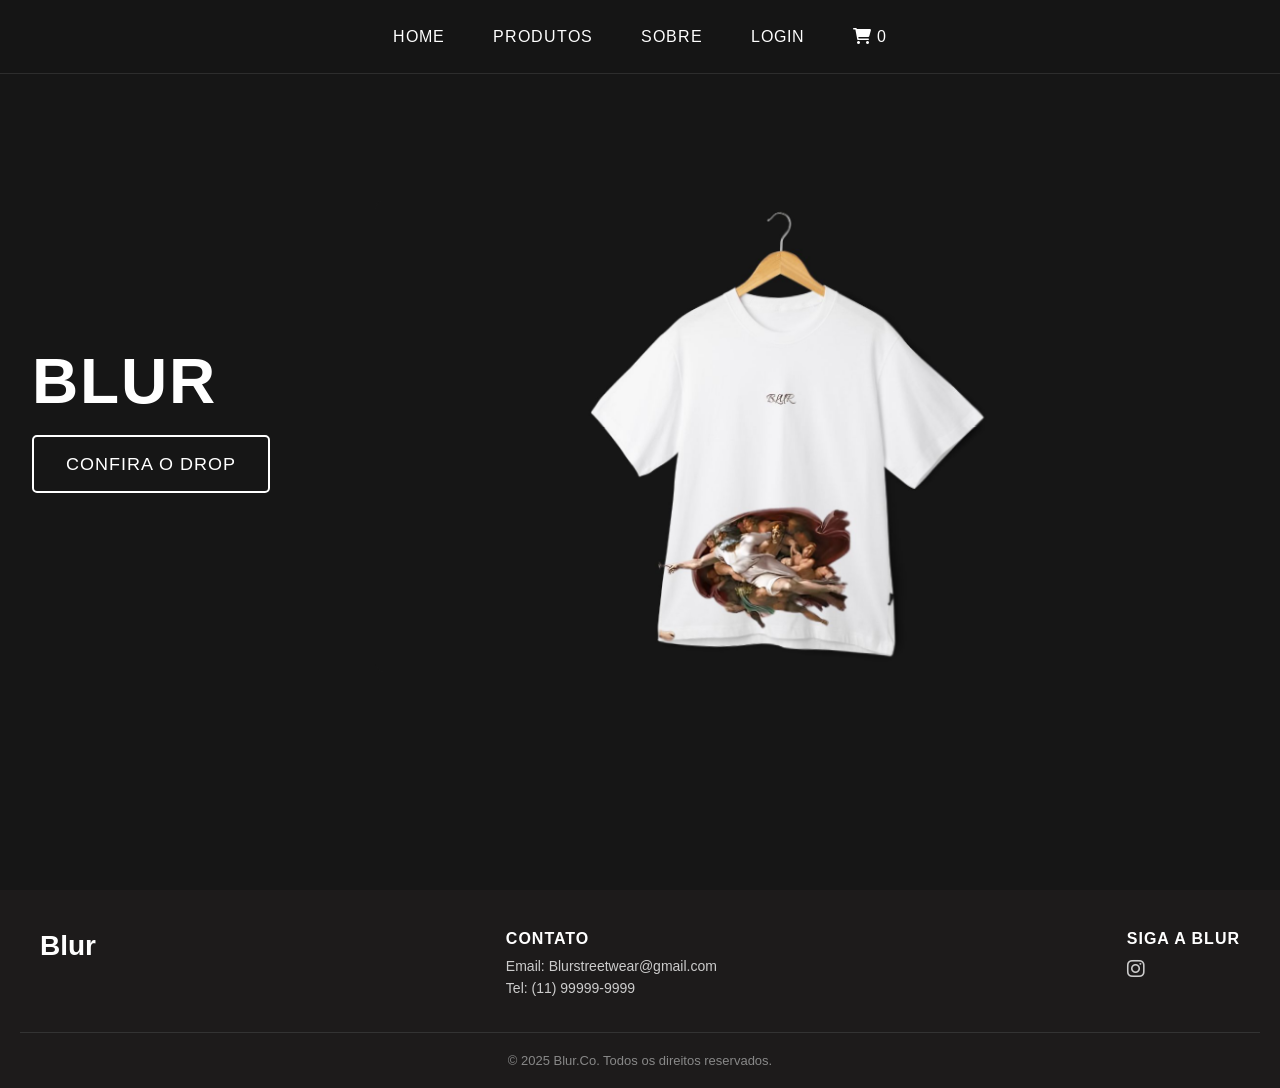
<file: index.html>
<!DOCTYPE html>
<html lang="pt-BR">
<head>
     <meta charset="UTF-8">
    <meta name="viewport" content="width=device-width, initial-scale=1.0">
    <title>Blur Streetwear</title>
    <link rel="stylesheet" href="css/style.css">
    <link rel="stylesheet" href="css/responsive.css">
    <link rel="stylesheet" href="https://cdnjs.cloudflare.com/ajax/libs/font-awesome/6.0.0/css/all.min.css">
    <link rel="preconnect" href="https://fonts.googleapis.com">
    <link rel="preconnect" href="https://fonts.gstatic.com" crossorigin>
    <link href="https://fonts.googleapis.com/css2?family=Arimo:ital,wght@0,400..700;1,400..700&display=swap" rel="stylesheet">

</head>
<body>
    <header class="main-header">
        <nav class="nav-container">
            <div class="logo">
            </div>
            <div class="nav-links">
                <a href="index.html">Home</a>
                <a href="pages/products.html">Produtos</a>
                <a href="pages/about.html">Sobre</a>
                <a href="pages/login.html" class="login-btn">Login</a>

                <div class="user-info" style="display: none;">
    <div class="user-avatar" id="userAvatar"></div>
    <div class="user-dropdown" id="userDropdown">
        <div class="user-dropdown-header">
            <h4 id="userName">Carregando...</h4>
            <p id="userEmail">Carregando...</p>
        </div>
        <ul class="user-dropdown-items">
            <li onclick="window.location.href='pages/favorites.html'">
                <i class="fas fa-heart"></i> Favoritos
                <span id="favoritesCount" class="favorites-count">0</span>
            </li>
            <li onclick="window.location.href='pages/settings.html'">
                <i class="fas fa-cog"></i> Configurações
            </li>
            <li class="logout-btn" onclick="logout()">
                <i class="fas fa-sign-out-alt"></i> Sair
            </li>
        </ul>
    </div>
</div>
                <a href="pages/cart.html" class="cart-btn">
                    <i class="fas fa-shopping-cart"></i>
                    <span class="cart-count">0</span>
                </a>
            </div>
        </nav>
    </header>

    <section class="hero">
    <div class="hero-content">
        <div class="hero-text">
            <h1>Blur</h1>
            <a href="pages/products.html" class="cta-button">Confira o drop</a>
        </div>
        <div class="hero-image">
            <div class="image-container">
                <img src="assets/images/products/Hero.jpg" alt="Blur Streetwear Collection">
                <div class="hover-effect"></div>
            </div>
        </div>
    </div>
</section>


   <footer class="site-footer">
    <div class="footer-container">
        <div class="footer-logo">
            <h2>Blur</h2>
        </div>
         <div class="footer-contact">
            <h4>Contato</h4>
            <p>Email: Blurstreetwear@gmail.com</p>
            <p>Tel: (11) 99999-9999</p>
        </div>
        <div class="footer-social">
            <h4>Siga a Blur</h4>
            <div class="social-icons">
                <a href="https://www.instagram.com/blurcompany_/?igsh=ZXlyYjdnaHJrc2pv#"><i class="fab fa-instagram"></i></a>
            </div>
        </div>
    </div>
    <div class="footer-bottom">
        <p>&copy; 2025 Blur.Co. Todos os direitos reservados.</p>
    </div>
</footer>

    <script>
   document.addEventListener('DOMContentLoaded', () => {
    // Verificar se usuário está logado
    const currentUser = JSON.parse(localStorage.getItem('currentUser'));
    const userInfo = document.querySelector('.user-info');
    const loginBtn = document.querySelector('.login-btn');
    
    if (currentUser) {
        // Mostrar informações do usuário
        userInfo.style.display = 'inline-flex';
        loginBtn.style.display = 'none';
        
        const userAvatar = document.getElementById('userAvatar');
        const userName = document.getElementById('userName');
        const userEmail = document.getElementById('userEmail');
        const favoritesCount = document.getElementById('favoritesCount');
        
        // Configurar avatar e informações
        userAvatar.textContent = currentUser.name.charAt(0).toUpperCase();
        userName.textContent = currentUser.name;
        userEmail.textContent = currentUser.email;

        // Atualizar contador de favoritos
        const favorites = JSON.parse(localStorage.getItem(`favorites_${currentUser.email}`) || '[]');
        favoritesCount.textContent = favorites.length;

        // Toggle dropdown
        userAvatar.addEventListener('click', (e) => {
            e.stopPropagation();
            document.getElementById('userDropdown').classList.toggle('active');
        });

        // Fechar dropdown quando clicar fora
        document.addEventListener('click', (e) => {
            if (!e.target.closest('.user-info')) {
                document.getElementById('userDropdown').classList.remove('active');
            }
        });

        // Adicionar eventos de clique para os itens do menu
        document.querySelectorAll('.user-dropdown-items li').forEach(item => {
            item.addEventListener('click', (e) => {
                e.stopPropagation();
                const action = item.textContent.trim().toLowerCase();
                
                switch(action) {
                    case 'favoritos':
                        window.location.href = 'pages/favorites.html';
                        break;
                    case 'sair':
                        logout();
                        break;
                    // Adicione mais casos conforme necessário
                }
            });
        });

    } else {
        userInfo.style.display = 'none';
        loginBtn.style.display = 'inline-block';
    }
});

// Função de logout
function logout() {
    localStorage.removeItem('currentUser');
    window.location.href = 'pages/login.html';
}

// Função para ir para favoritos (pode ser chamada de qualquer lugar)
function goToFavorites() {
    const currentUser = JSON.parse(localStorage.getItem('currentUser'));
    if (currentUser) {
        window.location.href = 'pages/favorites.html';
    } else {
        alert('Faça login para ver seus favoritos');
        window.location.href = 'pages/login.html';
    }
}
    </script>
    
</body>
</html>
</file>
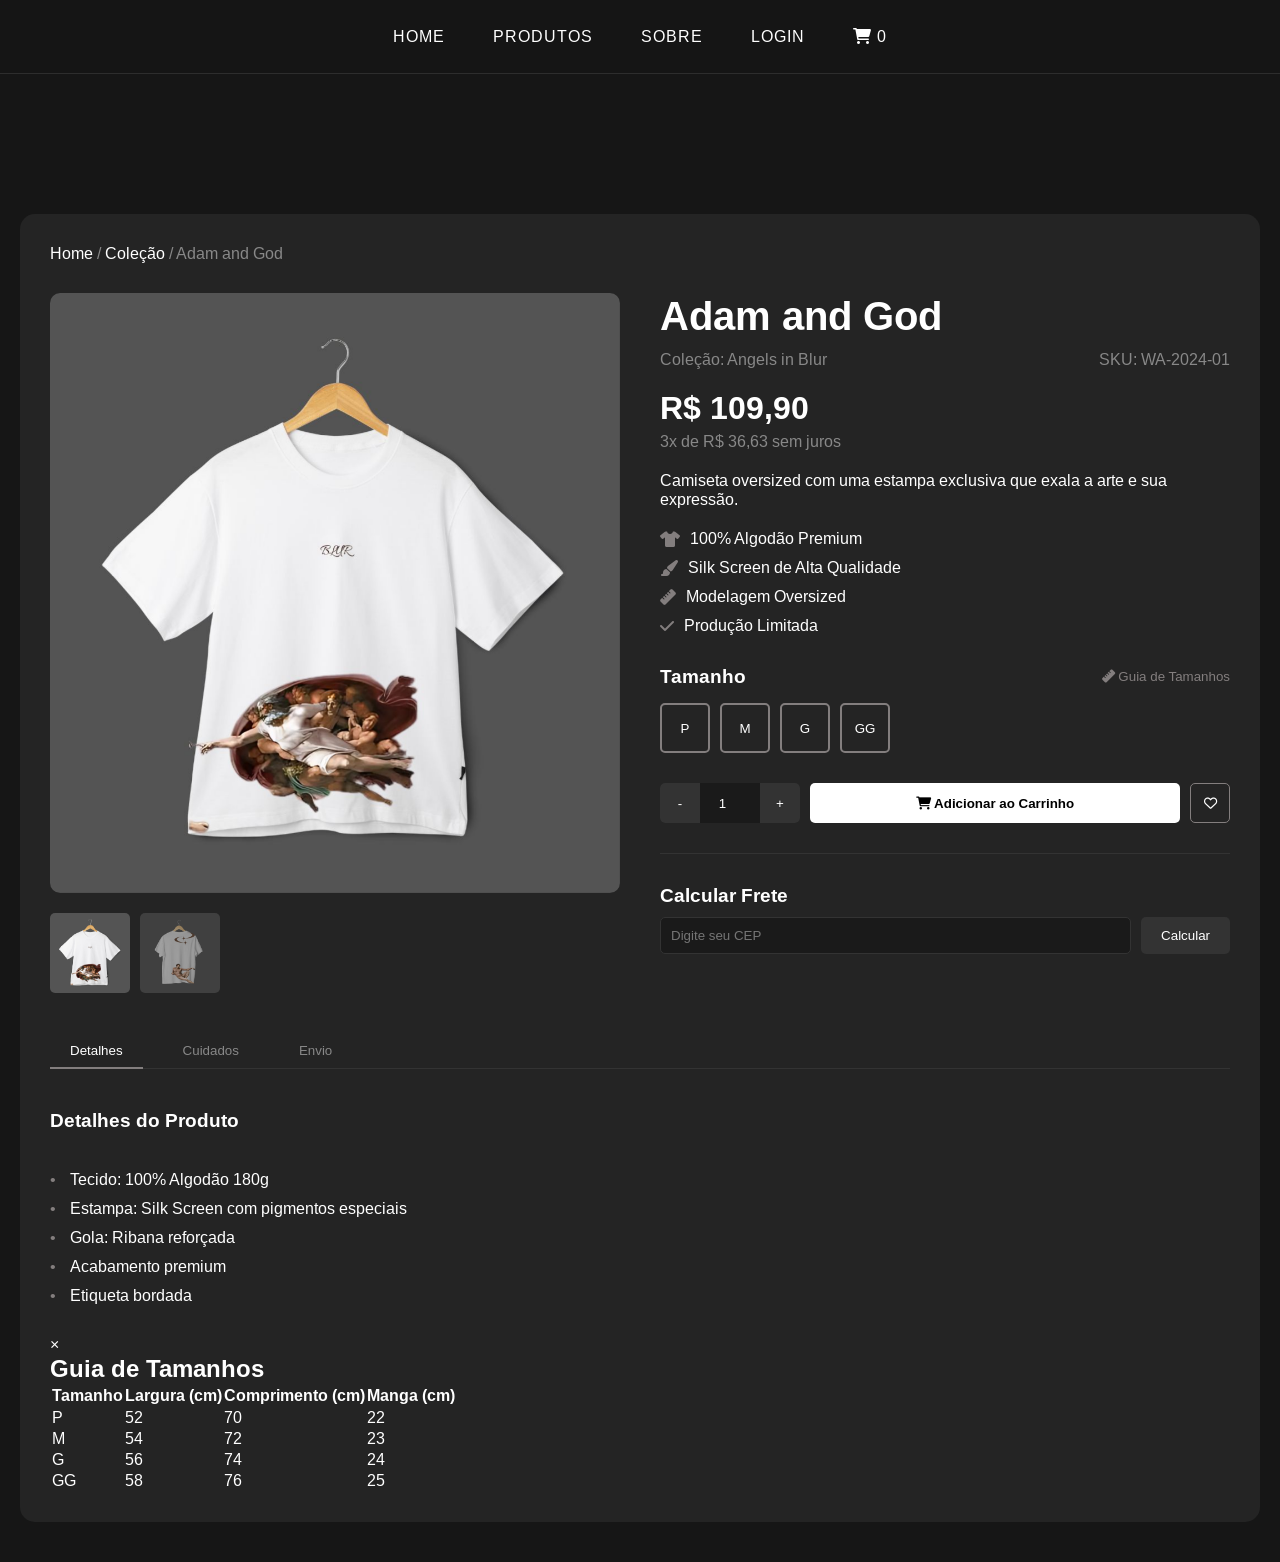
<file: pages/adam.html>
<!DOCTYPE html>
<html lang="pt-BR">
<head>
    <meta charset="UTF-8">
    <meta name="viewport" content="width=device-width, initial-scale=1.0">
    <title>Adam and God</title>
    <link rel="stylesheet" href="../css/style.css">
    <link rel="stylesheet" href="../css/adam.css">
    <link rel="stylesheet" href="https://cdnjs.cloudflare.com/ajax/libs/font-awesome/6.0.0/css/all.min.css">
    <link rel="preconnect" href="https://fonts.googleapis.com">
    <link rel="preconnect" href="https://fonts.gstatic.com" crossorigin>
    <link href="https://fonts.googleapis.com/css2?family=Arimo:ital,wght@0,400..700;1,400..700&display=swap" rel="stylesheet">
</head>
<body>
 <header class="main-header">
        <nav class="nav-container">
            <div class="logo">
            </div>
            <div class="nav-links">
                <a href="../index.html">Home</a>
                <a href="products.html">Produtos</a>
                <a href="about.html">Sobre</a>
                <a href="login.html" class="login-btn">Login</a>

                <div class="user-info" style="display: none;">
    <div class="user-avatar" id="userAvatar"></div>
    <div class="user-dropdown" id="userDropdown">
        <div class="user-dropdown-header">
            <h4 id="userName">Carregando...</h4>
            <p id="userEmail">Carregando...</p>
        </div>
        <ul class="user-dropdown-items">
            <li onclick="window.location.href='favorites.html'">
                <i class="fas fa-heart"></i> Favoritos
                <span id="favoritesCount" class="favorites-count">0</span>
            </li>
            <li onclick="window.location.href='settings.html'">
                <i class="fas fa-cog"></i> Configurações
            </li>
            <li class="logout-btn" onclick="logout()">
                <i class="fas fa-sign-out-alt"></i> Sair
            </li>
        </ul>
    </div>
</div>
                <a href="cart.html" class="cart-btn">
                    <i class="fas fa-shopping-cart"></i>
                    <span class="cart-count">0</span>
                </a>
            </div>
        </nav>
    </header>

    <br/>
    <br/>
    <br/>
    <br/>
    <br/>
    <br/>

<main class="product-detail">
        <div class="product-container">
            <!-- Breadcrumb -->
            <div class="breadcrumb">
                <a href="../index.html">Home</a> /
                <a href="products.html">Coleção</a> /
                <span>Adam and God</span>
            </div>

            <div class="product-showcase">
                <!-- Galeria do Produto -->
                <div class="product-gallery">
                    <div class="product-card">
                        <div class="product-inner">
                            <div class="product-front">
                                <img src="../assets/images/products/1.jpg" alt="Frente da Camiseta">
                            </div>
                            <div class="product-back">
                                <img src="../assets/images/products/2.jpg" alt="Verso da Camiseta">
                            </div>
                        </div>
                    </div>
                    
                    <div class="product-thumbnails">
                        <img src="../assets/images/products/1.jpg" alt="Frente" class="active">
                        <img src="../assets/images/products/2.jpg" alt="Costas">
                    </div>
                </div>

                <!-- Informações do Produto -->
                <div class="product-info">
                    <h1>Adam and God</h1>
                    <div class="product-meta">
                        <span class="collection">Coleção: Angels in Blur</span>
                        <span class="sku">SKU: WA-2024-01</span>
                    </div>

                    <div class="price-container">
                        <span class="price">R$ 109,90</span>
                        <span class="installments">3x de R$ 36,63 sem juros</span>
                    </div>

                    <div class="product-description">
                        <p>Camiseta oversized com uma estampa exclusiva que exala a arte e sua expressão.</p>
                        <ul class="features">
                            <li><i class="fas fa-tshirt"></i> 100% Algodão Premium</li>
                            <li><i class="fas fa-paint-brush"></i> Silk Screen de Alta Qualidade</li>
                            <li><i class="fas fa-ruler"></i> Modelagem Oversized</li>
                            <li><i class="fas fa-check"></i> Produção Limitada</li>
                        </ul>
                    </div>

                    <div class="size-section">
                        <div class="size-header">
                            <h3>Tamanho</h3>
                            <button class="size-guide-btn" onclick="openSizeGuide()">
                                <i class="fas fa-ruler"></i> Guia de Tamanhos
                            </button>
                        </div>
                        <div class="sizes">
                            <button class="size-option" data-size="P">P</button>
                            <button class="size-option" data-size="M">M</button>
                            <button class="size-option" data-size="G">G</button>
                            <button class="size-option" data-size="GG">GG</button>
                        </div>
                    </div>

                    <div class="actions">
                        <div class="quantity-selector">
                            <button onclick="updateQuantity(-1)">-</button>
                            <input type="number" id="quantity" value="1" min="1" max="10">
                            <button onclick="updateQuantity(1)">+</button>
                        </div>
                        <button class="buy-button" 
                                data-id="1" 
                                data-name="War of Angels" 
                                data-price="109.90">
                            <i class="fas fa-shopping-cart"></i>
                            Adicionar ao Carrinho
                        </button>
                        <button onclick="addToFavorites({
                            id: 1,
                            name: 'Adam and God',
                            price: 119.90,
                            image: '../assets/images/products/1.jpg'
                        })" class="favorite-btn">
                            <i class="far fa-heart"></i>
                        </button>

                    </div>

                    <div class="shipping-calculator">
                        <h3>Calcular Frete</h3>
                        <div class="shipping-input">
                            <input type="text" placeholder="Digite seu CEP" maxlength="8">
                            <button onclick="calculateShipping()">Calcular</button>
                        </div>
                    </div>
                </div>
            </div>

            <!-- Informações Adicionais -->
            <div class="additional-info">
                <div class="tabs">
                    <button class="tab-btn active" data-tab="details">Detalhes</button>
                    <button class="tab-btn" data-tab="care">Cuidados</button>
                    <button class="tab-btn" data-tab="shipping">Envio</button>
                </div>

                <div class="tab-content active" id="details">
                    <h3>Detalhes do Produto</h3>
                    <ul>
                        <br/>
                        <br/>
                        <li>Tecido: 100% Algodão 180g</li>
                        <li>Estampa: Silk Screen com pigmentos especiais</li>
                        <li>Gola: Ribana reforçada</li>
                        <li>Acabamento premium</li>
                        <li>Etiqueta bordada</li>
                    </ul>
                </div>

                <div class="tab-content" id="care">
                    <h3>Instruções de Cuidado</h3>
                    <ul>
                        <br/>
                        <br/>
                        <li>Lavar à mão ou máquina em água fria</li>
                        <li>Não usar alvejante</li>
                        <li>Não secar em secadora</li>
                        <li>Passar do avesso</li>
                        <li>Não lavar com peças coloridas</li>
                    </ul>
                </div>

                <div class="tab-content" id="shipping">
                    <h3>Informações de Envio</h3>
                    <ul>
                        <br/>
                        <br/>
                        <li>Envio para todo Brasil</li>
                        <li>Prazo médio de 3-7 dias úteis</li>
                        <li>Frete grátis para compras acima de R$ 299</li>
                        <li>Embalagem especial anti-amasso</li>
                    </ul>
                </div>
            </div>


<div id="size-guide-modal" class="modal">
    <div class="modal-content">
        <span class="close-modal">&times;</span>
        <h2>Guia de Tamanhos</h2>
        <table class="size-table">
            <thead>
                <tr>
                    <th>Tamanho</th>
                    <th>Largura (cm)</th>
                    <th>Comprimento (cm)</th>
                    <th>Manga (cm)</th>
                </tr>
            </thead>
            <tbody>
                <tr>
                    <td>P</td>
                    <td>52</td>
                    <td>70</td>
                    <td>22</td>
                </tr>
                <tr>
                    <td>M</td>
                    <td>54</td>
                    <td>72</td>
                    <td>23</td>
                </tr>
                <tr>
                    <td>G</td>
                    <td>56</td>
                    <td>74</td>
                    <td>24</td>
                </tr>
                <tr>
                    <td>GG</td>
                    <td>58</td>
                    <td>76</td>
                    <td>25</td>
                </tr>
            </tbody>
        </table>
    </div>
</div>



    <script src="../js/cart.js"></script>
    <script src="../js/product-detail.js"></script>
    <script>
   document.addEventListener('DOMContentLoaded', () => {
    // Verificar se usuário está logado
    const currentUser = JSON.parse(localStorage.getItem('currentUser'));
    const userInfo = document.querySelector('.user-info');
    const loginBtn = document.querySelector('.login-btn');
    
    if (currentUser) {
        // Mostrar informações do usuário
        userInfo.style.display = 'inline-flex';
        loginBtn.style.display = 'none';
        
        const userAvatar = document.getElementById('userAvatar');
        const userName = document.getElementById('userName');
        const userEmail = document.getElementById('userEmail');
        const favoritesCount = document.getElementById('favoritesCount');
        
        // Configurar avatar e informações
        userAvatar.textContent = currentUser.name.charAt(0).toUpperCase();
        userName.textContent = currentUser.name;
        userEmail.textContent = currentUser.email;

        // Atualizar contador de favoritos
        const favorites = JSON.parse(localStorage.getItem(`favorites_${currentUser.email}`) || '[]');
        favoritesCount.textContent = favorites.length;

        // Toggle dropdown
        userAvatar.addEventListener('click', (e) => {
            e.stopPropagation();
            document.getElementById('userDropdown').classList.toggle('active');
        });

        // Fechar dropdown quando clicar fora
        document.addEventListener('click', (e) => {
            if (!e.target.closest('.user-info')) {
                document.getElementById('userDropdown').classList.remove('active');
            }
        });

        // Adicionar eventos de clique para os itens do menu
        document.querySelectorAll('.user-dropdown-items li').forEach(item => {
            item.addEventListener('click', (e) => {
                e.stopPropagation();
                const action = item.textContent.trim().toLowerCase();
                
                switch(action) {
                    case 'favoritos':
                        window.location.href = 'pages/favorites.html';
                        break;
                    case 'sair':
                        logout();
                        break;
                    // Adicione mais casos conforme necessário
                }
            });
        });

    } else {
        userInfo.style.display = 'none';
        loginBtn.style.display = 'inline-block';
    }
});

// Função de logout
function logout() {
    localStorage.removeItem('currentUser');
    window.location.href = 'pages/login.html';
}

// Função para ir para favoritos (pode ser chamada de qualquer lugar)
function goToFavorites() {
    const currentUser = JSON.parse(localStorage.getItem('currentUser'));
    if (currentUser) {
        window.location.href = 'pages/favorites.html';
    } else {
        alert('Faça login para ver seus favoritos');
        window.location.href = 'pages/login.html';
    }
}
    </script>
</body>
</html>
</file>
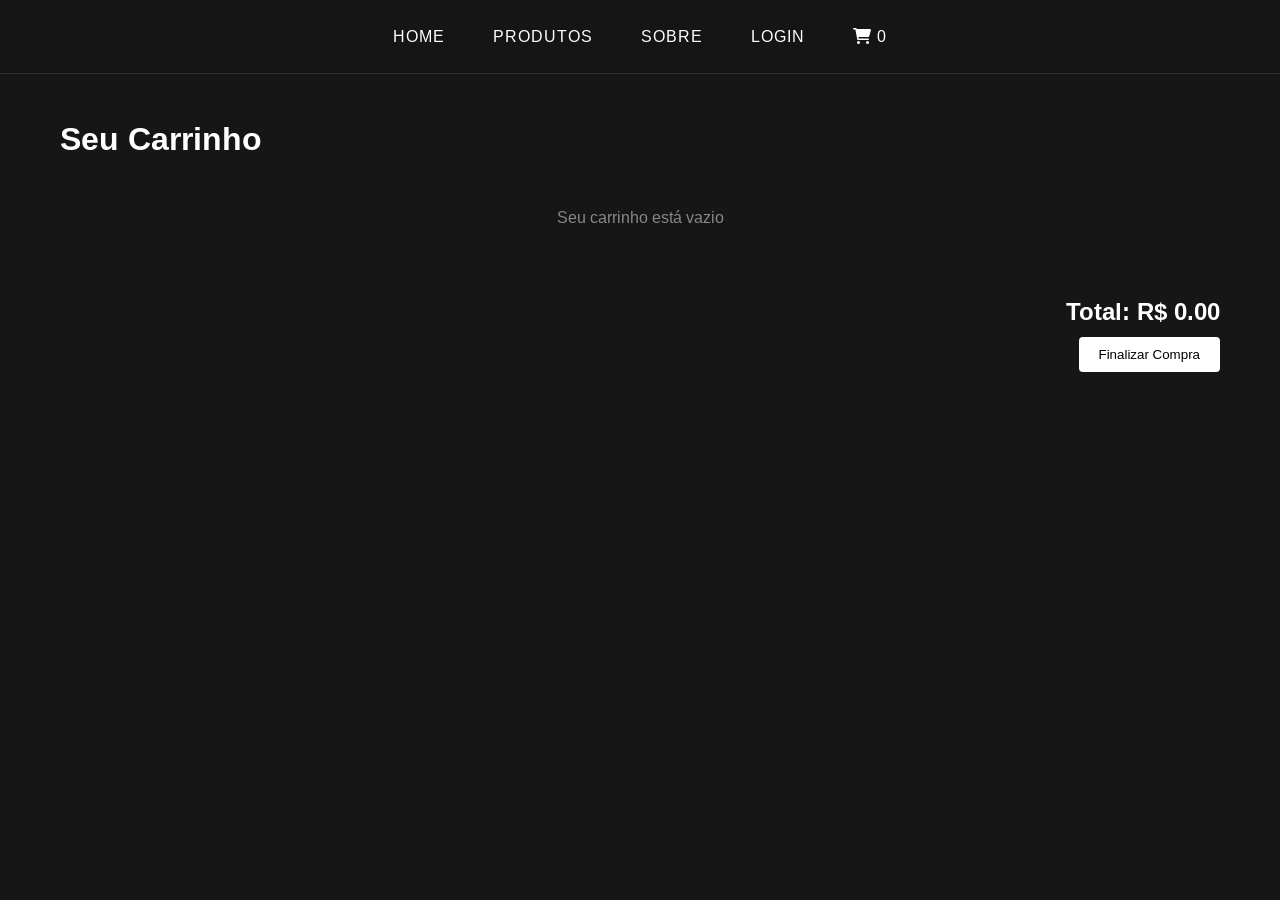
<file: pages/cart.html>
<!DOCTYPE html>
<html lang="pt-BR">
<head>
    <meta charset="UTF-8">
    <meta name="viewport" content="width=device-width, initial-scale=1.0">
    <title>Carrinho</title>
    <link rel="stylesheet" href="../css/cart.css">
    <link rel="stylesheet" href="../css/style.css">
    <link rel="stylesheet" href="https://cdnjs.cloudflare.com/ajax/libs/font-awesome/6.0.0/css/all.min.css">
    <link rel="preconnect" href="https://fonts.googleapis.com">
    <link rel="preconnect" href="https://fonts.gstatic.com" crossorigin>
    <link href="https://fonts.googleapis.com/css2?family=Arimo:ital,wght@0,400..700;1,400..700&display=swap" rel="stylesheet">
</head>
<body>
    <header class="main-header">
        <nav class="nav-container">
            <div class="logo">
            </div>
            <div class="nav-links">
                <a href="../index.html">Home</a>
                <a href="products.html">Produtos</a>
                <a href="about.html">Sobre</a>
                <a href="login.html" class="login-btn">Login</a>

                <div class="user-info" style="display: none;">
    <div class="user-avatar" id="userAvatar"></div>
    <div class="user-dropdown" id="userDropdown">
        <div class="user-dropdown-header">
            <h4 id="userName">Carregando...</h4>
            <p id="userEmail">Carregando...</p>
        </div>
        <ul class="user-dropdown-items">
            <li onclick="window.location.href='favorites.html'">
                <i class="fas fa-heart"></i> Favoritos
                <span id="favoritesCount" class="favorites-count">0</span>
            </li>
            <li onclick="window.location.href='settings.html'">
                <i class="fas fa-cog"></i> Configurações
            </li>
            <li class="logout-btn" onclick="logout()">
                <i class="fas fa-sign-out-alt"></i> Sair
            </li>
        </ul>
    </div>
</div>
                <a href="cart.html" class="cart-btn">
                    <i class="fas fa-shopping-cart"></i>
                    <span class="cart-count">0</span>
                </a>
            </div>
        </nav>
    </header>

    <main class="cart-container">
        <h1>Seu Carrinho</h1>
        <div id="cart-items"></div>
        <div class="cart-total">
            <h2>Total: <span id="cart-total">R$ 0,00</span></h2>
            <button onclick="document.location='../index.html'" id="checkout-btn">Finalizar Compra</button>
        </div>
    </main>

    <script src="../js/cart.js"></script>

    <script>
document.getElementById('checkout-btn').addEventListener('click', () => {
    if (cart.items.length === 0) {
        alert('Seu carrinho está vazio!');
        return;
    }
    alert('Compra finalizada com sucesso!');
    cart.items = [];
    cart.saveCart();
    cart.renderCartPage();
    cart.updateCartCount();
});
</script>

<script src="../js/cart.js"></script>
    <script src="../js/product-detail.js"></script>
    <script>
   document.addEventListener('DOMContentLoaded', () => {
    // Verificar se usuário está logado
    const currentUser = JSON.parse(localStorage.getItem('currentUser'));
    const userInfo = document.querySelector('.user-info');
    const loginBtn = document.querySelector('.login-btn');
    
    if (currentUser) {
        // Mostrar informações do usuário
        userInfo.style.display = 'inline-flex';
        loginBtn.style.display = 'none';
        
        const userAvatar = document.getElementById('userAvatar');
        const userName = document.getElementById('userName');
        const userEmail = document.getElementById('userEmail');
        const favoritesCount = document.getElementById('favoritesCount');
        
        // Configurar avatar e informações
        userAvatar.textContent = currentUser.name.charAt(0).toUpperCase();
        userName.textContent = currentUser.name;
        userEmail.textContent = currentUser.email;

        // Atualizar contador de favoritos
        const favorites = JSON.parse(localStorage.getItem(`favorites_${currentUser.email}`) || '[]');
        favoritesCount.textContent = favorites.length;

        // Toggle dropdown
        userAvatar.addEventListener('click', (e) => {
            e.stopPropagation();
            document.getElementById('userDropdown').classList.toggle('active');
        });

        // Fechar dropdown quando clicar fora
        document.addEventListener('click', (e) => {
            if (!e.target.closest('.user-info')) {
                document.getElementById('userDropdown').classList.remove('active');
            }
        });

        // Adicionar eventos de clique para os itens do menu
        document.querySelectorAll('.user-dropdown-items li').forEach(item => {
            item.addEventListener('click', (e) => {
                e.stopPropagation();
                const action = item.textContent.trim().toLowerCase();
                
                switch(action) {
                    case 'favoritos':
                        window.location.href = 'pages/favorites.html';
                        break;
                    case 'sair':
                        logout();
                        break;
                    // Adicione mais casos conforme necessário
                }
            });
        });

    } else {
        userInfo.style.display = 'none';
        loginBtn.style.display = 'inline-block';
    }
});

// Função de logout
function logout() {
    localStorage.removeItem('currentUser');
    window.location.href = 'pages/login.html';
}

// Função para ir para favoritos (pode ser chamada de qualquer lugar)
function goToFavorites() {
    const currentUser = JSON.parse(localStorage.getItem('currentUser'));
    if (currentUser) {
        window.location.href = 'pages/favorites.html';
    } else {
        alert('Faça login para ver seus favoritos');
        window.location.href = 'pages/login.html';
    }
}
    </script>

</body>
</html>
</file>
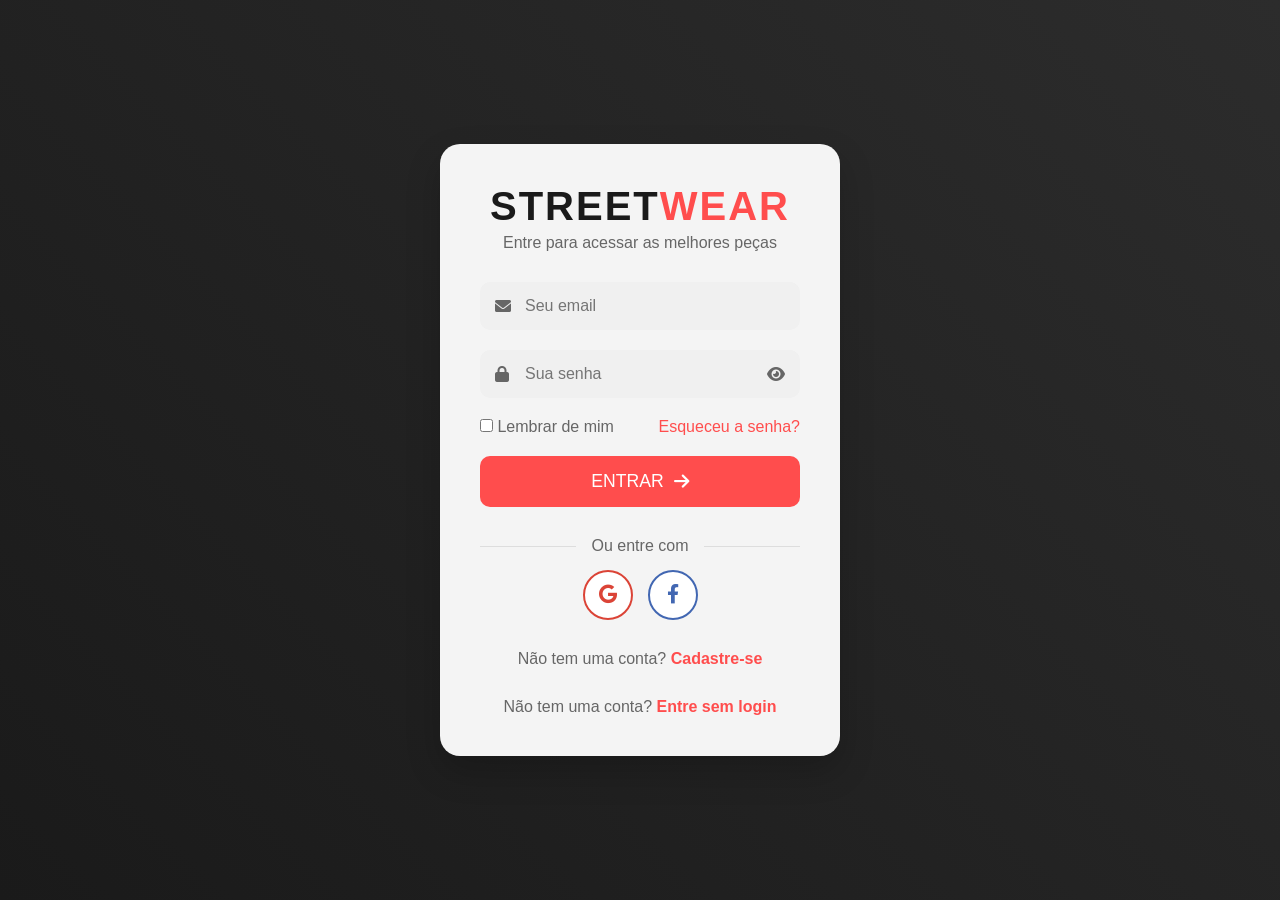
<file: pages/favorites.html>
<!-- pages/favorites.html -->
<!DOCTYPE html>
<html lang="pt-BR">
<head>
    <meta charset="UTF-8">
    <meta name="viewport" content="width=device-width, initial-scale=1.0">
    <title>Favoritos - Dubb Streetwear</title>
    <link rel="stylesheet" href="../css/style.css">
    <link rel="stylesheet" href="../css/favorites.css">
    <link rel="stylesheet" href="../css/responsive.css">
    <link rel="stylesheet" href="https://cdnjs.cloudflare.com/ajax/libs/font-awesome/6.0.0/css/all.min.css">
    <link rel="preconnect" href="https://fonts.googleapis.com">
    <link rel="preconnect" href="https://fonts.gstatic.com" crossorigin>
    <link href="https://fonts.googleapis.com/css2?family=Arimo:ital,wght@0,400..700;1,400..700&display=swap" rel="stylesheet">

</head>
<body>
    <header class="main-header">
        <nav class="nav-container">
            <div class="logo">
            </div>
            <div class="nav-links">
                <a href="../index.html">Home</a>
                <a href="products.html">Produtos</a>
                <a href="about.html">Sobre</a>
                <a href="login.html" class="login-btn">Login</a>

                <div class="user-info" style="display: none;">
    <div class="user-avatar" id="userAvatar"></div>
    <div class="user-dropdown" id="userDropdown">
        <div class="user-dropdown-header">
            <h4 id="userName">Carregando...</h4>
            <p id="userEmail">Carregando...</p>
        </div>
        <ul class="user-dropdown-items">
            <li onclick="window.location.href='favorites.html'">
                <i class="fas fa-heart"></i> Favoritos
                <span id="favoritesCount" class="favorites-count">0</span>
            </li>
            <li onclick="window.location.href='settings.html'">
                <i class="fas fa-cog"></i> Configurações
            </li>
            <li class="logout-btn" onclick="logout()">
                <i class="fas fa-sign-out-alt"></i> Sair
            </li>
        </ul>
    </div>
</div>
                <a href="cart.html" class="cart-btn">
                    <i class="fas fa-shopping-cart"></i>
                    <span class="cart-count">0</span>
                </a>
            </div>
        </nav>
    </header>

    <br/>
    <br/>
    <br/>
    <br/>
    <br/>
    <br/>

    <main class="favorites-container">
        <div class="favorites-header">
            <h1>Meus Favoritos</h1>
            <p>Itens que você salvou para comprar depois</p>
        </div>

        <div id="favoritesGrid" class="favorites-grid">
            <!-- Os itens favoritos serão inseridos aqui via JavaScript -->
        </div>
    </main>

   <footer class="site-footer">
    <div class="footer-container">
        <div class="footer-logo">
            <h2>Dubb</h2>
        </div>
         <div class="footer-contact">
            <h4>Contato</h4>
            <p>Email: dubbstreetwear@gmail.com</p>
            <p>Tel: (11) 99999-9999</p>
        </div>
        <div class="footer-social">
            <h4>Siga a Dubb</h4>
            <div class="social-icons">
                <a href="https://www.instagram.com/blurcompany_/?igsh=ZXlyYjdnaHJrc2pv#"><i class="fab fa-instagram"></i></a>
            </div>
        </div>
    </div>
    <div class="footer-bottom">
        <p>&copy; 2025 Dubb.Co. Todos os direitos reservados.</p>
    </div>
</footer>

            <script>
   document.addEventListener('DOMContentLoaded', () => {
    // Verificar se usuário está logado
    const currentUser = JSON.parse(localStorage.getItem('currentUser'));
    const userInfo = document.querySelector('.user-info');
    const loginBtn = document.querySelector('.login-btn');
    
    if (currentUser) {
        // Mostrar informações do usuário
        userInfo.style.display = 'inline-flex';
        loginBtn.style.display = 'none';
        
        const userAvatar = document.getElementById('userAvatar');
        const userName = document.getElementById('userName');
        const userEmail = document.getElementById('userEmail');
        const favoritesCount = document.getElementById('favoritesCount');
        
        // Configurar avatar e informações
        userAvatar.textContent = currentUser.name.charAt(0).toUpperCase();
        userName.textContent = currentUser.name;
        userEmail.textContent = currentUser.email;

        // Atualizar contador de favoritos
        const favorites = JSON.parse(localStorage.getItem(`favorites_${currentUser.email}`) || '[]');
        favoritesCount.textContent = favorites.length;

        // Toggle dropdown
        userAvatar.addEventListener('click', (e) => {
            e.stopPropagation();
            document.getElementById('userDropdown').classList.toggle('active');
        });

        // Fechar dropdown quando clicar fora
        document.addEventListener('click', (e) => {
            if (!e.target.closest('.user-info')) {
                document.getElementById('userDropdown').classList.remove('active');
            }
        });

        // Adicionar eventos de clique para os itens do menu
        document.querySelectorAll('.user-dropdown-items li').forEach(item => {
            item.addEventListener('click', (e) => {
                e.stopPropagation();
                const action = item.textContent.trim().toLowerCase();
                
                switch(action) {
                    case 'favoritos':
                        window.location.href = 'pages/favorites.html';
                        break;
                    case 'sair':
                        logout();
                        break;
                    // Adicione mais casos conforme necessário
                }
            });
        });

    } else {
        userInfo.style.display = 'none';
        loginBtn.style.display = 'inline-block';
    }
});

// Função de logout
function logout() {
    localStorage.removeItem('currentUser');
    window.location.href = 'pages/login.html';
}

// Função para ir para favoritos (pode ser chamada de qualquer lugar)
function goToFavorites() {
    const currentUser = JSON.parse(localStorage.getItem('currentUser'));
    if (currentUser) {
        window.location.href = 'pages/favorites.html';
    } else {
        alert('Faça login para ver seus favoritos');
        window.location.href = 'pages/login.html';
    }
}
    </script>
    <script src="../js/product-detail.js"></script>
    <script src="../js/cart.js"></script>
    <script>
        document.addEventListener('DOMContentLoaded', () => {
            // Verificar se usuário está logado
            const currentUser = JSON.parse(localStorage.getItem('currentUser'));
            if (!currentUser) {
                window.location.href = 'login.html';
                return;
            }

            // Carregar favoritos do localStorage
            const favorites = JSON.parse(localStorage.getItem(`favorites_${currentUser.email}`) || '[]');
            const favoritesGrid = document.getElementById('favoritesGrid');

            if (favorites.length === 0) {
                // Mostrar mensagem quando não há favoritos
                favoritesGrid.innerHTML = `
                    <div class="empty-favorites">
                        <i class="far fa-heart"></i>
                        <h2>Sua lista de favoritos está vazia</h2>
                        <p>Explore nossa coleção e adicione itens aos seus favoritos</p>
                        <a href="products.html" class="browse-products-btn">
                            Ver Produtos
                        </a>
                    </div>
                `;
                return;
            }

            // Renderizar favoritos
            favoritesGrid.innerHTML = favorites.map(item => `
                <div class="favorite-card" data-id="${item.id}">
                    <div class="favorite-image">
                        <img src="${item.image}" alt="${item.name}">
                    </div>
                    <div class="favorite-info">
                        <h3 class="favorite-name">${item.name}</h3>
                        <p class="favorite-price">R$ ${item.price.toFixed(2)}</p>
                        <div class="favorite-actions">
                            <button class="action-btn remove-favorite-btn" onclick="removeFavorite(${item.id})">
                                <i class="fas fa-trash"></i>
                                Remover
                            </button>
                        </div>
                    </div>
                </div>
            `).join('');
        });

        function removeFavorite(productId) {
            const currentUser = JSON.parse(localStorage.getItem('currentUser'));
            let favorites = JSON.parse(localStorage.getItem(`favorites_${currentUser.email}`) || '[]');
            
            favorites = favorites.filter(item => item.id !== productId);
            localStorage.setItem(`favorites_${currentUser.email}`, JSON.stringify(favorites));
            
            // Recarregar a página para atualizar a lista
            location.reload();
        }

        function getFavoriteById(id) {
            const currentUser = JSON.parse(localStorage.getItem('currentUser'));
            const favorites = JSON.parse(localStorage.getItem(`favorites_${currentUser.email}`) || '[]');
            return favorites.find(item => item.id === id);
        }
    </script>
</body>
</html>
</file>
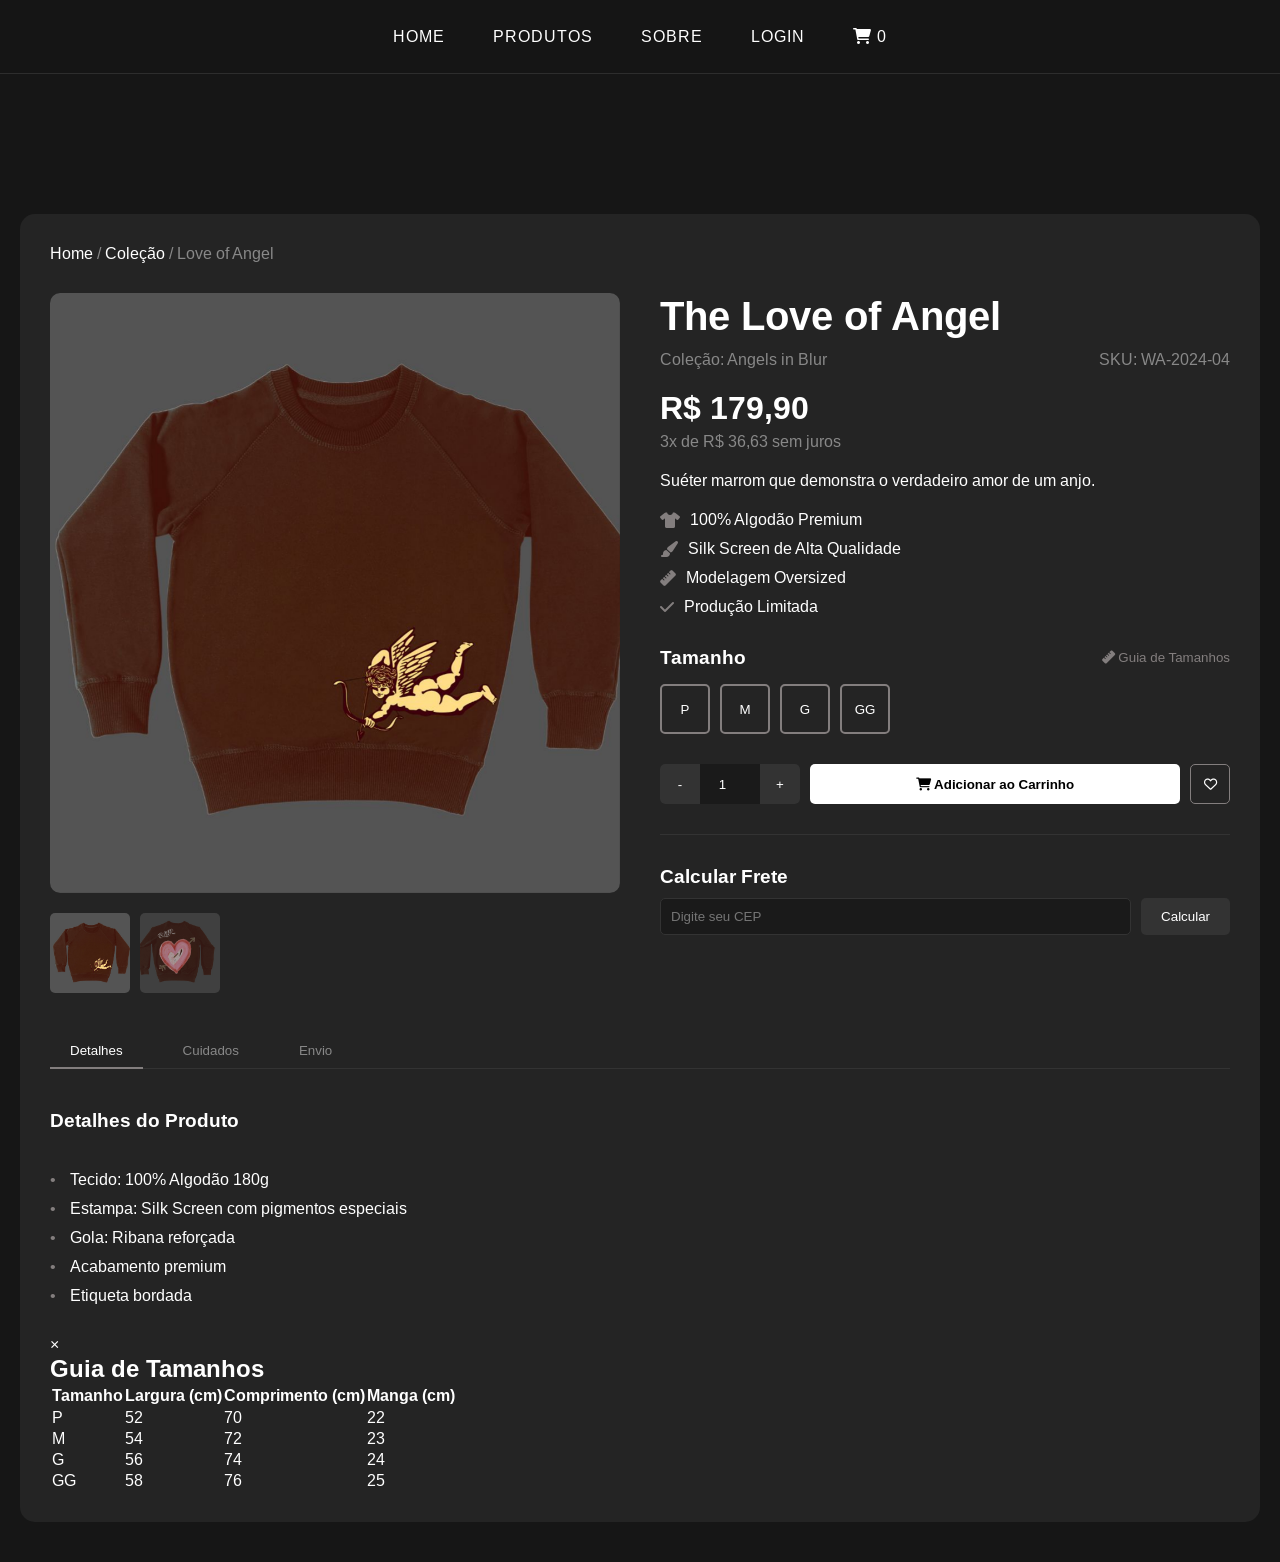
<file: pages/heart.html>
<!DOCTYPE html>
<html lang="pt-BR">
<head>
    <meta charset="UTF-8">
    <meta name="viewport" content="width=device-width, initial-scale=1.0">
    <title>The Love of Angel</title>
    <link rel="stylesheet" href="../css/style.css">
    <link rel="stylesheet" href="../css/heart.css">
    <link rel="stylesheet" href="https://cdnjs.cloudflare.com/ajax/libs/font-awesome/6.0.0/css/all.min.css">
    <link rel="preconnect" href="https://fonts.googleapis.com">
    <link rel="preconnect" href="https://fonts.gstatic.com" crossorigin>
    <link href="https://fonts.googleapis.com/css2?family=Arimo:ital,wght@0,400..700;1,400..700&display=swap" rel="stylesheet">
</head>
<body>
 <header class="main-header">
        <nav class="nav-container">
            <div class="logo">
            </div>
            <div class="nav-links">
                <a href="../index.html">Home</a>
                <a href="products.html">Produtos</a>
                <a href="about.html">Sobre</a>
                <a href="login.html" class="login-btn">Login</a>

                <div class="user-info" style="display: none;">
    <div class="user-avatar" id="userAvatar"></div>
    <div class="user-dropdown" id="userDropdown">
        <div class="user-dropdown-header">
            <h4 id="userName">Carregando...</h4>
            <p id="userEmail">Carregando...</p>
        </div>
        <ul class="user-dropdown-items">
            <li onclick="window.location.href='favorites.html'">
                <i class="fas fa-heart"></i> Favoritos
                <span id="favoritesCount" class="favorites-count">0</span>
            </li>
            <li onclick="window.location.href='settings.html'">
                <i class="fas fa-cog"></i> Configurações
            </li>
            <li class="logout-btn" onclick="logout()">
                <i class="fas fa-sign-out-alt"></i> Sair
            </li>
        </ul>
    </div>
</div>
                <a href="cart.html" class="cart-btn">
                    <i class="fas fa-shopping-cart"></i>
                    <span class="cart-count">0</span>
                </a>
            </div>
        </nav>
    </header>

    <br/>
    <br/>
    <br/>
    <br/>
    <br/>
    <br/>

<main class="product-detail">
        <div class="product-container">
            <!-- Breadcrumb -->
            <div class="breadcrumb">
                <a href="../index.html">Home</a> /
                <a href="products.html">Coleção</a> /
                <span>Love of Angel</span>
            </div>

            <div class="product-showcase">
                <!-- Galeria do Produto -->
                <div class="product-gallery">
                    <div class="product-card">
                        <div class="product-inner">
                            <div class="product-front">
                                <img src="../assets/images/products/7.jpg" alt="Frente da Camiseta">
                            </div>
                            <div class="product-back">
                                <img src="../assets/images/products/8.jpg" alt="Verso da Camiseta">
                            </div>
                        </div>
                    </div>
                    
                    <div class="product-thumbnails">
                        <img src="../assets/images/products/7.jpg" alt="Frente" class="active">
                        <img src="../assets/images/products/8.jpg" alt="Costas">
                    </div>
                </div>

                <!-- Informações do Produto -->
                <div class="product-info">
                    <h1>The Love of Angel</h1>
                    <div class="product-meta">
                        <span class="collection">Coleção: Angels in Blur</span>
                        <span class="sku">SKU: WA-2024-04</span>
                    </div>

                    <div class="price-container">
                        <span class="price">R$ 179,90</span>
                        <span class="installments">3x de R$ 36,63 sem juros</span>
                    </div>

                    <div class="product-description">
                        <p>Suéter marrom que demonstra o verdadeiro amor de um anjo.</p>
                        <ul class="features">
                            <li><i class="fas fa-tshirt"></i> 100% Algodão Premium</li>
                            <li><i class="fas fa-paint-brush"></i> Silk Screen de Alta Qualidade</li>
                            <li><i class="fas fa-ruler"></i> Modelagem Oversized</li>
                            <li><i class="fas fa-check"></i> Produção Limitada</li>
                        </ul>
                    </div>

                    <div class="size-section">
                        <div class="size-header">
                            <h3>Tamanho</h3>
                            <button class="size-guide-btn" onclick="openSizeGuide()">
                                <i class="fas fa-ruler"></i> Guia de Tamanhos
                            </button>
                        </div>
                        <div class="sizes">
                            <button class="size-option" data-size="P">P</button>
                            <button class="size-option" data-size="M">M</button>
                            <button class="size-option" data-size="G">G</button>
                            <button class="size-option" data-size="GG">GG</button>
                        </div>
                    </div>

                    <div class="actions">
                        <div class="quantity-selector">
                            <button onclick="updateQuantity(-1)">-</button>
                            <input type="number" id="quantity" value="1" min="1" max="10">
                            <button onclick="updateQuantity(1)">+</button>
                        </div>
                        <button class="buy-button" 
                                data-id="1" 
                                data-name="Love of Angel" 
                                data-price="179.90">
                            <i class="fas fa-shopping-cart"></i>
                            Adicionar ao Carrinho
                        </button>
                        <button onclick="addToFavorites({
                            id: 4,
                            name: 'The Love of Angel',
                            price: 179.90,
                            image: '../assets/images/products/7.jpg'
                        })" class="favorite-btn">
                            <i class="far fa-heart"></i>
                        </button>

                    </div>

                    <div class="shipping-calculator">
                        <h3>Calcular Frete</h3>
                        <div class="shipping-input">
                            <input type="text" placeholder="Digite seu CEP" maxlength="8">
                            <button onclick="calculateShipping()">Calcular</button>
                        </div>
                    </div>
                </div>
            </div>

            <!-- Informações Adicionais -->
            <div class="additional-info">
                <div class="tabs">
                    <button class="tab-btn active" data-tab="details">Detalhes</button>
                    <button class="tab-btn" data-tab="care">Cuidados</button>
                    <button class="tab-btn" data-tab="shipping">Envio</button>
                </div>

                <div class="tab-content active" id="details">
                    <h3>Detalhes do Produto</h3>
                    <ul>
                        <br/>
                        <br/>
                        <li>Tecido: 100% Algodão 180g</li>
                        <li>Estampa: Silk Screen com pigmentos especiais</li>
                        <li>Gola: Ribana reforçada</li>
                        <li>Acabamento premium</li>
                        <li>Etiqueta bordada</li>
                    </ul>
                </div>

                <div class="tab-content" id="care">
                    <h3>Instruções de Cuidado</h3>
                    <ul>
                        <br/>
                        <br/>
                        <li>Lavar à mão ou máquina em água fria</li>
                        <li>Não usar alvejante</li>
                        <li>Não secar em secadora</li>
                        <li>Passar do avesso</li>
                        <li>Não lavar com peças coloridas</li>
                    </ul>
                </div>

                <div class="tab-content" id="shipping">
                    <h3>Informações de Envio</h3>
                    <ul>
                        <br/>
                        <br/>
                        <li>Envio para todo Brasil</li>
                        <li>Prazo médio de 3-7 dias úteis</li>
                        <li>Frete grátis para compras acima de R$ 299</li>
                        <li>Embalagem especial anti-amasso</li>
                    </ul>
                </div>
            </div>


<div id="size-guide-modal" class="modal">
    <div class="modal-content">
        <span class="close-modal">&times;</span>
        <h2>Guia de Tamanhos</h2>
        <table class="size-table">
            <thead>
                <tr>
                    <th>Tamanho</th>
                    <th>Largura (cm)</th>
                    <th>Comprimento (cm)</th>
                    <th>Manga (cm)</th>
                </tr>
            </thead>
            <tbody>
                <tr>
                    <td>P</td>
                    <td>52</td>
                    <td>70</td>
                    <td>22</td>
                </tr>
                <tr>
                    <td>M</td>
                    <td>54</td>
                    <td>72</td>
                    <td>23</td>
                </tr>
                <tr>
                    <td>G</td>
                    <td>56</td>
                    <td>74</td>
                    <td>24</td>
                </tr>
                <tr>
                    <td>GG</td>
                    <td>58</td>
                    <td>76</td>
                    <td>25</td>
                </tr>
            </tbody>
        </table>
    </div>
</div>



    <script src="../js/cart.js"></script>
    <script src="../js/product-detail.js"></script>
    <script>
   document.addEventListener('DOMContentLoaded', () => {
    // Verificar se usuário está logado
    const currentUser = JSON.parse(localStorage.getItem('currentUser'));
    const userInfo = document.querySelector('.user-info');
    const loginBtn = document.querySelector('.login-btn');
    
    if (currentUser) {
        // Mostrar informações do usuário
        userInfo.style.display = 'inline-flex';
        loginBtn.style.display = 'none';
        
        const userAvatar = document.getElementById('userAvatar');
        const userName = document.getElementById('userName');
        const userEmail = document.getElementById('userEmail');
        const favoritesCount = document.getElementById('favoritesCount');
        
        // Configurar avatar e informações
        userAvatar.textContent = currentUser.name.charAt(0).toUpperCase();
        userName.textContent = currentUser.name;
        userEmail.textContent = currentUser.email;

        // Atualizar contador de favoritos
        const favorites = JSON.parse(localStorage.getItem(`favorites_${currentUser.email}`) || '[]');
        favoritesCount.textContent = favorites.length;

        // Toggle dropdown
        userAvatar.addEventListener('click', (e) => {
            e.stopPropagation();
            document.getElementById('userDropdown').classList.toggle('active');
        });

        // Fechar dropdown quando clicar fora
        document.addEventListener('click', (e) => {
            if (!e.target.closest('.user-info')) {
                document.getElementById('userDropdown').classList.remove('active');
            }
        });

        // Adicionar eventos de clique para os itens do menu
        document.querySelectorAll('.user-dropdown-items li').forEach(item => {
            item.addEventListener('click', (e) => {
                e.stopPropagation();
                const action = item.textContent.trim().toLowerCase();
                
                switch(action) {
                    case 'favoritos':
                        window.location.href = 'pages/favorites.html';
                        break;
                    case 'sair':
                        logout();
                        break;
                    // Adicione mais casos conforme necessário
                }
            });
        });

    } else {
        userInfo.style.display = 'none';
        loginBtn.style.display = 'inline-block';
    }
});

// Função de logout
function logout() {
    localStorage.removeItem('currentUser');
    window.location.href = 'pages/login.html';
}

// Função para ir para favoritos (pode ser chamada de qualquer lugar)
function goToFavorites() {
    const currentUser = JSON.parse(localStorage.getItem('currentUser'));
    if (currentUser) {
        window.location.href = 'pages/favorites.html';
    } else {
        alert('Faça login para ver seus favoritos');
        window.location.href = 'pages/login.html';
    }
}
    </script>
</body>
</html>
</file>
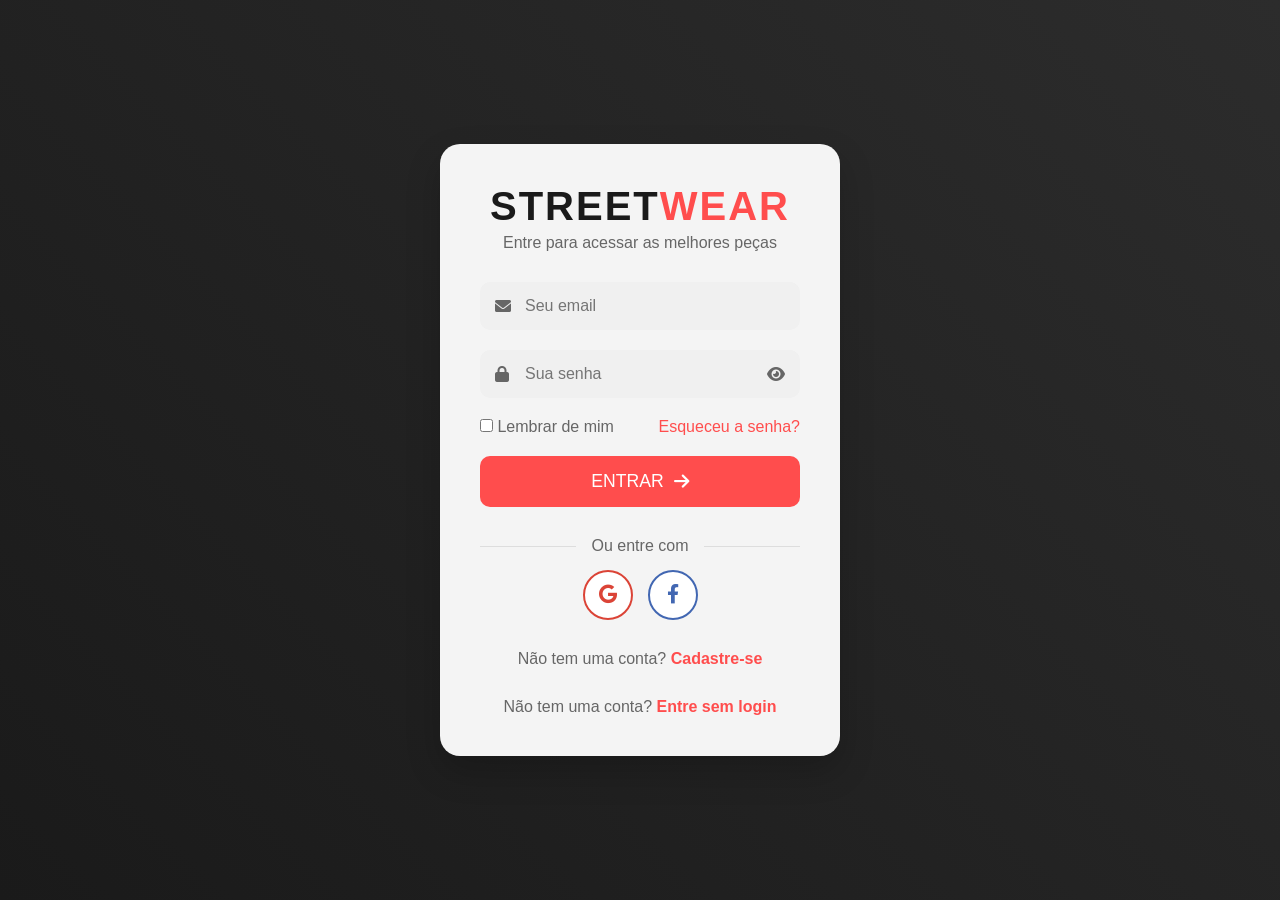
<file: pages/login.html>
<!-- login.html -->
<!DOCTYPE html>
<html lang="pt-BR">
<head>
    <meta charset="UTF-8">
    <meta name="viewport" content="width=device-width, initial-scale=1.0">
    <title>Login - StreetWear</title>
    <link rel="stylesheet" href="../css/login.css">
    <link rel="stylesheet" href="https://cdnjs.cloudflare.com/ajax/libs/font-awesome/6.0.0/css/all.min.css">
</head>
<body>
    <div class="container">
        <div class="form-container">
            <div class="brand">
                <h1>STREET<span>WEAR</span></h1>
                <p>Entre para acessar as melhores peças</p>
            </div>

            <!-- Modificação importante: adicionado onsubmit="return false" -->
            <form id="loginForm" class="login-form" onsubmit="return false">
                <div class="input-group">
                    <i class="fas fa-envelope"></i>
                    <input type="email" id="email" placeholder="Seu email" required>
                </div>

                <div class="input-group">
                    <i class="fas fa-lock"></i>
                    <input type="password" id="password" placeholder="Sua senha" required>
                    <i class="fas fa-eye" id="togglePassword"></i>
                </div>

                <div class="options">
                    <label>
                        <input type="checkbox" id="remember">
                        Lembrar de mim
                    </label>
                    <a href="#" class="forgot-password">Esqueceu a senha?</a>
                </div>

                <!-- Modificação importante: mudado para type="button" -->
                <button type="button" id="loginButton" class="login-btn">
                    <span>ENTRAR</span>
                    <i class="fas fa-arrow-right"></i>
                </button>

                <div class="social-login">
                    <p>Ou entre com</p>
                    <div class="social-buttons">
                        <button type="button" class="google-btn">
                            <i class="fab fa-google"></i>
                        </button>
                        <button type="button" class="facebook-btn">
                            <i class="fab fa-facebook-f"></i>
                        </button>
                    </div>
                </div>


                <p class="register-link">
                    Não tem uma conta? <a href="register.html">Cadastre-se</a>
                </p>
                                <p class="register-link">
                    Não tem uma conta? <a href="../index.html">Entre sem login</a>
                </p>
            </form>
        </div>
    </div>

    <script>
        // Script inline para garantir que funcione
        document.addEventListener('DOMContentLoaded', () => {
            const loginButton = document.getElementById('loginButton');
            const emailInput = document.getElementById('email');
            const passwordInput = document.getElementById('password');
            const togglePassword = document.getElementById('togglePassword');

            // Toggle password visibility
            togglePassword.addEventListener('click', () => {
                const type = passwordInput.getAttribute('type') === 'password' ? 'text' : 'password';
                passwordInput.setAttribute('type', type);
                togglePassword.classList.toggle('fa-eye');
                togglePassword.classList.toggle('fa-eye-slash');
            });

            // Login handler
            loginButton.addEventListener('click', () => {
                const email = emailInput.value;
                const password = passwordInput.value;

                // Validação básica
                if (!email || !password) {
                    alert('Por favor, preencha todos os campos');
                    return;
                }

                // Criar usuário de teste se não existir
                let users = JSON.parse(localStorage.getItem('users') || '[]');
                if (users.length === 0) {
                    users.push({
                        name: 'Teste',
                        email: 'teste@teste.com',
                        password: '123456'
                    });
                    localStorage.setItem('users', JSON.stringify(users));
                }

                // Procurar usuário
                const user = users.find(u => u.email === email && u.password === password);

                if (user) {
                    // Login bem sucedido
                    localStorage.setItem('currentUser', JSON.stringify(user));
                    
                    // Redirecionar
                    console.log('Login bem sucedido, redirecionando...');
                    
                    // Tentar diferentes métodos de redirecionamento
                    try {
                        window.location.replace('../index.html');
                    } catch (error) {
                        console.error('Erro no primeiro método:', error);
                        try {
                            window.location.href = '../index.html';
                        } catch (error) {
                            console.error('Erro no segundo método:', error);
                            try {
                                document.location.href = '../index.html';
                            } catch (error) {
                                console.error('Erro no terceiro método:', error);
                                alert('Erro ao redirecionar. Por favor, tente novamente.');
                            }
                        }
                    }
                } else {
                    alert('Email ou senha incorretos!');
                }
            });
        });
    </script>
</body>
</html>
</file>
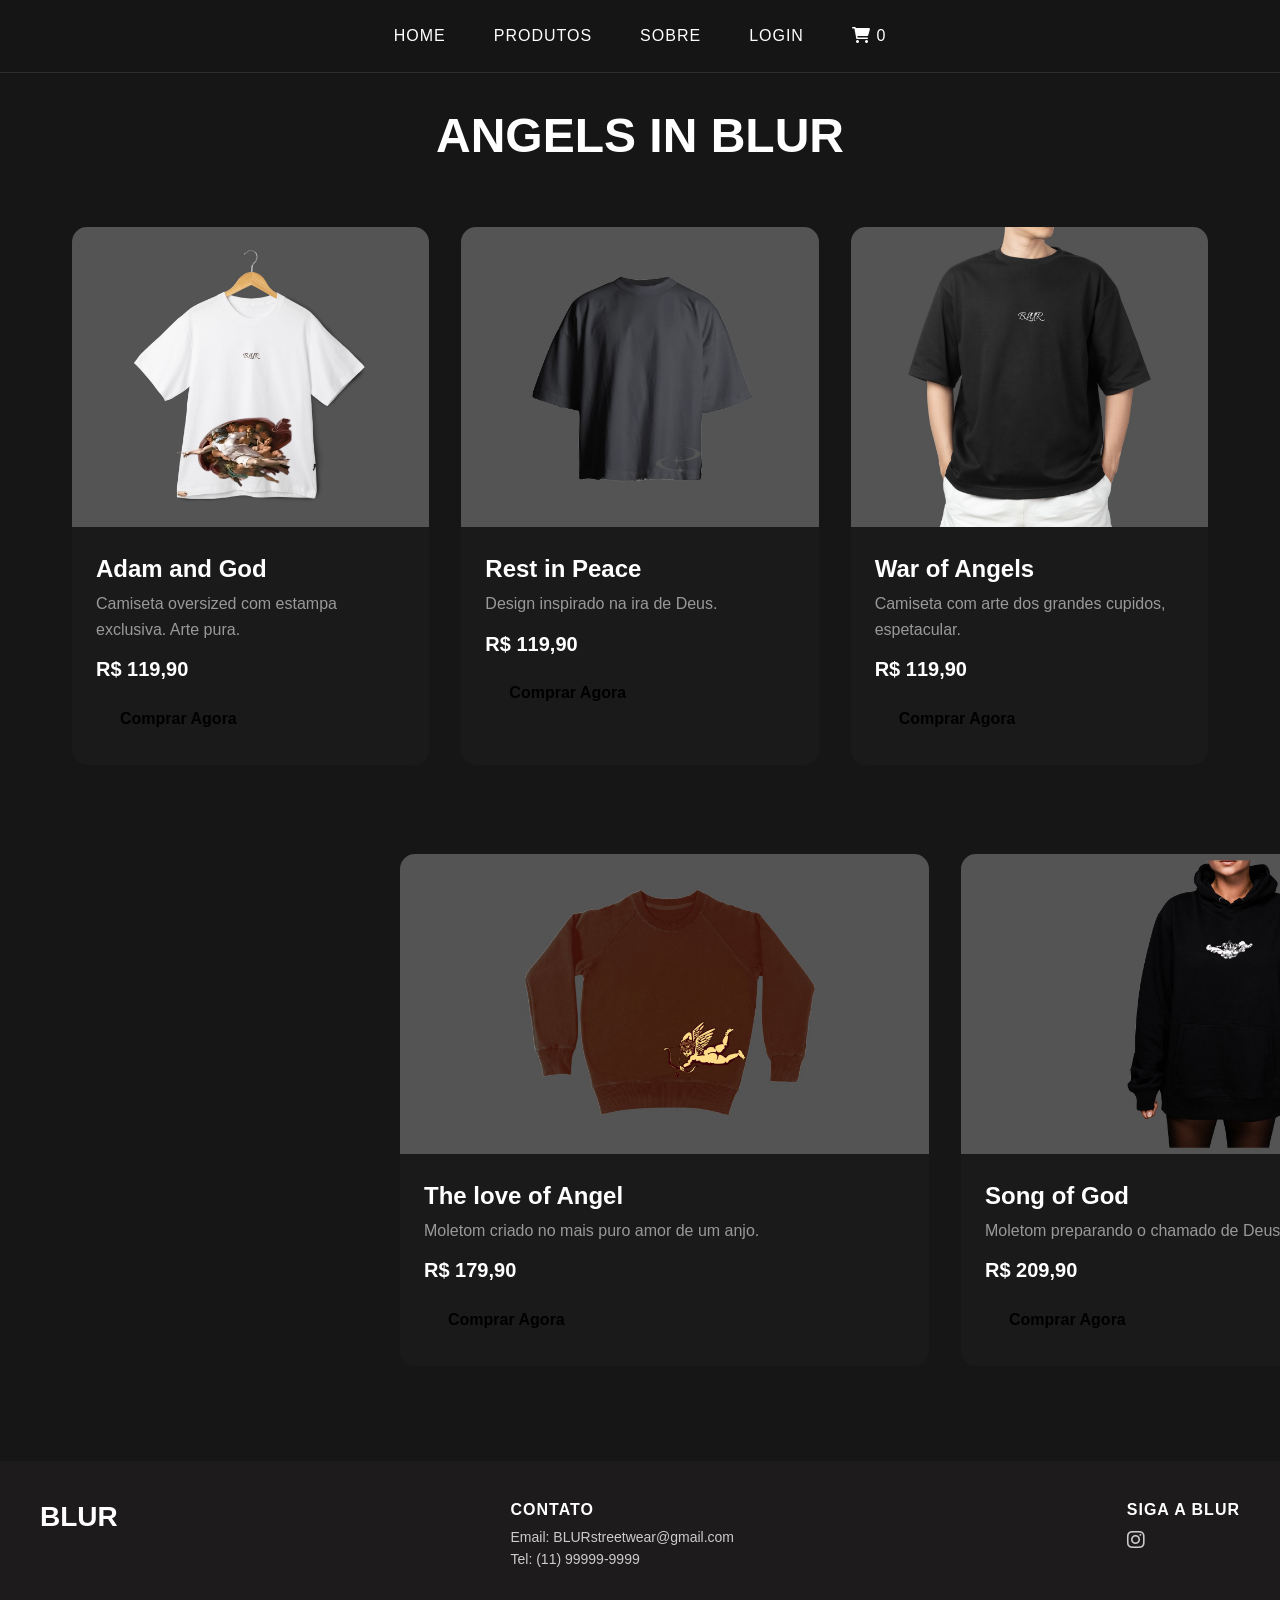
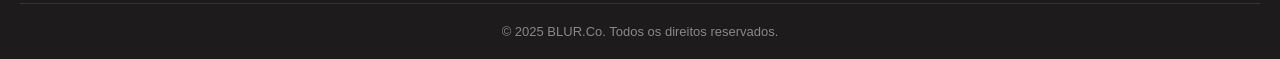
<file: pages/products.html>
<!DOCTYPE html>
<html lang="pt-BR">
<head>
    <meta charset="UTF-8">
    <meta name="viewport" content="width=device-width, initial-scale=1.0">
    <title>Angels in Blur</title>
    <link rel="stylesheet" href="../css/products.css">
    <link rel="stylesheet" href="../css/style.css">
    <link rel="stylesheet" href="https://cdnjs.cloudflare.com/ajax/libs/font-awesome/6.0.0/css/all.min.css">
    <link rel="preconnect" href="https://fonts.googleapis.com">
    <link rel="preconnect" href="https://fonts.gstatic.com" crossorigin>
    <link href="https://fonts.googleapis.com/css2?family=Arimo:ital,wght@0,400..700;1,400..700&display=swap" rel="stylesheet">
</head>
<body>
 <header class="main-header">
        <nav class="nav-container">
            <div class="logo">
            </div>
            <div class="nav-links">
                <a href="../index.html">Home</a>
                <a href="products.html">Produtos</a>
                <a href="about.html">Sobre</a>
                <a href="login.html" class="login-btn">Login</a>

                <div class="user-info" style="display: none;">
    <div class="user-avatar" id="userAvatar"></div>
    <div class="user-dropdown" id="userDropdown">
        <div class="user-dropdown-header">
            <h4 id="userName">Carregando...</h4>
            <p id="userEmail">Carregando...</p>
        </div>
        <ul class="user-dropdown-items">
            <li onclick="window.location.href='favorites.html'">
                <i class="fas fa-heart"></i> Favoritos
                <span id="favoritesCount" class="favorites-count">0</span>
            </li>
            <li onclick="window.location.href='settings.html'">
                <i class="fas fa-cog"></i> Configurações
            </li>
            <li class="logout-btn" onclick="logout()">
                <i class="fas fa-sign-out-alt"></i> Sair
            </li>
        </ul>
    </div>
</div>
                <a href="cart.html" class="cart-btn">
                    <i class="fas fa-shopping-cart"></i>
                    <span class="cart-count">0</span>
                </a>
            </div>
        </nav>
    </header>

<br/>
<br/>
<br/>
<br/>

<div class="container">
        <header>
            <h1>ANGELS IN BLUR</h1>
        </header>

        <div class="products">
            <!-- Produto 1 -->
            <div class="product-card">
                <img src="../assets/images/products/1.jpg"  class="product-image">
                <div class="product-info">
                    <h2 class="product-title">Adam and God</h2>
                    <p class="product-description">Camiseta oversized com estampa exclusiva. Arte pura.</p>
                    <p class="product-price">R$ 119,90</p>
                    <a href="adam.html" class="buy-button">Comprar Agora</a>
                </div>
            </div>

               <!-- Produto 2 -->
            <div class="product-card">
                <img src="../assets/images/products/3.jpg" alt="Camiseta Street Art" class="product-image">
                <div class="product-info">
                    <h2 class="product-title">Rest in Peace</h2>
                    <p class="product-description">Design inspirado na ira de Deus.</p>
                    <p class="product-price">R$ 119,90</p>
                    <a href="wrath.html" class="buy-button">Comprar Agora</a>
                </div>
            </div>

             <!-- Produto 3 -->
            <div class="product-card">
                <img src="../assets/images/products/5.jpg" alt="Camiseta Underground" class="product-image">
                <div class="product-info">
                    <h2 class="product-title">War of Angels</h2>
                    <p class="product-description">Camiseta com arte dos grandes cupidos, espetacular.</p>
                    <p class="product-price">R$ 119,90</p>
                    <a href="war.html" class="buy-button">Comprar Agora</a>
                </div>
            </div>
        </div>
    </div>

    <br/>
    <br/>
    <br/>

    <div class="products-moletom">
            <!-- Produto 1 -->
            <div class="product-card">
                <img src="../assets/images/products/7.jpg"  class="product-image">
                <div class="product-info">
                    <h2 class="product-title">The love of Angel</h2>
                    <p class="product-description">Moletom criado no mais puro amor de um anjo.</p>
                    <p class="product-price">R$ 179,90</p>
                    <a href="heart.html" class="buy-button">Comprar Agora</a>
                </div>
            </div>

                        <!-- Produto 1 -->
            <div class="product-card">
                <img src="../assets/images/products/9.jpg"  class="product-image">
                <div class="product-info">
                    <h2 class="product-title">Song of God</h2>
                    <p class="product-description">Moletom preparando o chamado de Deus.</p>
                    <p class="product-price">R$ 209,90</p>
                    <a href="song.html" class="buy-button">Comprar Agora</a>
                </div>
            </div>
    </div>


    <br/>
    <br/>
    <br/>
    <br/>
    <br/>
    


   <footer class="site-footer">
    <div class="footer-container">
        <div class="footer-logo">
            <h2>BLUR</h2>
        </div>
         <div class="footer-contact">
            <h4>Contato</h4>
            <p>Email: BLURstreetwear@gmail.com</p>
            <p>Tel: (11) 99999-9999</p>
        </div>
        <div class="footer-social">
            <h4>Siga a BLUR</h4>
            <div class="social-icons">
                <a href="https://www.instagram.com/blurcompany_/?igsh=ZXlyYjdnaHJrc2pv#"><i class="fab fa-instagram"></i></a>
            </div>
        </div>
    </div>
    <div class="footer-bottom">
        <p>&copy; 2025 BLUR.Co. Todos os direitos reservados.</p>
    </div>
</footer>

        <script>
   document.addEventListener('DOMContentLoaded', () => {
    // Verificar se usuário está logado
    const currentUser = JSON.parse(localStorage.getItem('currentUser'));
    const userInfo = document.querySelector('.user-info');
    const loginBtn = document.querySelector('.login-btn');
    
    if (currentUser) {
        // Mostrar informações do usuário
        userInfo.style.display = 'inline-flex';
        loginBtn.style.display = 'none';
        
        const userAvatar = document.getElementById('userAvatar');
        const userName = document.getElementById('userName');
        const userEmail = document.getElementById('userEmail');
        const favoritesCount = document.getElementById('favoritesCount');
        
        // Configurar avatar e informações
        userAvatar.textContent = currentUser.name.charAt(0).toUpperCase();
        userName.textContent = currentUser.name;
        userEmail.textContent = currentUser.email;

        // Atualizar contador de favoritos
        const favorites = JSON.parse(localStorage.getItem(`favorites_${currentUser.email}`) || '[]');
        favoritesCount.textContent = favorites.length;

        // Toggle dropdown
        userAvatar.addEventListener('click', (e) => {
            e.stopPropagation();
            document.getElementById('userDropdown').classList.toggle('active');
        });

        // Fechar dropdown quando clicar fora
        document.addEventListener('click', (e) => {
            if (!e.target.closest('.user-info')) {
                document.getElementById('userDropdown').classList.remove('active');
            }
        });

        // Adicionar eventos de clique para os itens do menu
        document.querySelectorAll('.user-dropdown-items li').forEach(item => {
            item.addEventListener('click', (e) => {
                e.stopPropagation();
                const action = item.textContent.trim().toLowerCase();
                
                switch(action) {
                    case 'favoritos':
                        window.location.href = 'pages/favorites.html';
                        break;
                    case 'sair':
                        logout();
                        break;
                    // Adicione mais casos conforme necessário
                }
            });
        });

    } else {
        userInfo.style.display = 'none';
        loginBtn.style.display = 'inline-block';
    }
});

// Função de logout
function logout() {
    localStorage.removeItem('currentUser');
    window.location.href = 'pages/login.html';
}

// Função para ir para favoritos (pode ser chamada de qualquer lugar)
function goToFavorites() {
    const currentUser = JSON.parse(localStorage.getItem('currentUser'));
    if (currentUser) {
        window.location.href = 'pages/favorites.html';
    } else {
        alert('Faça login para ver seus favoritos');
        window.location.href = 'pages/login.html';
    }
}
    </script>
    <script src="../js/product-detail.js"></script>
    <script src="../js/cart.js"></script>


</body>
</html>
</file>
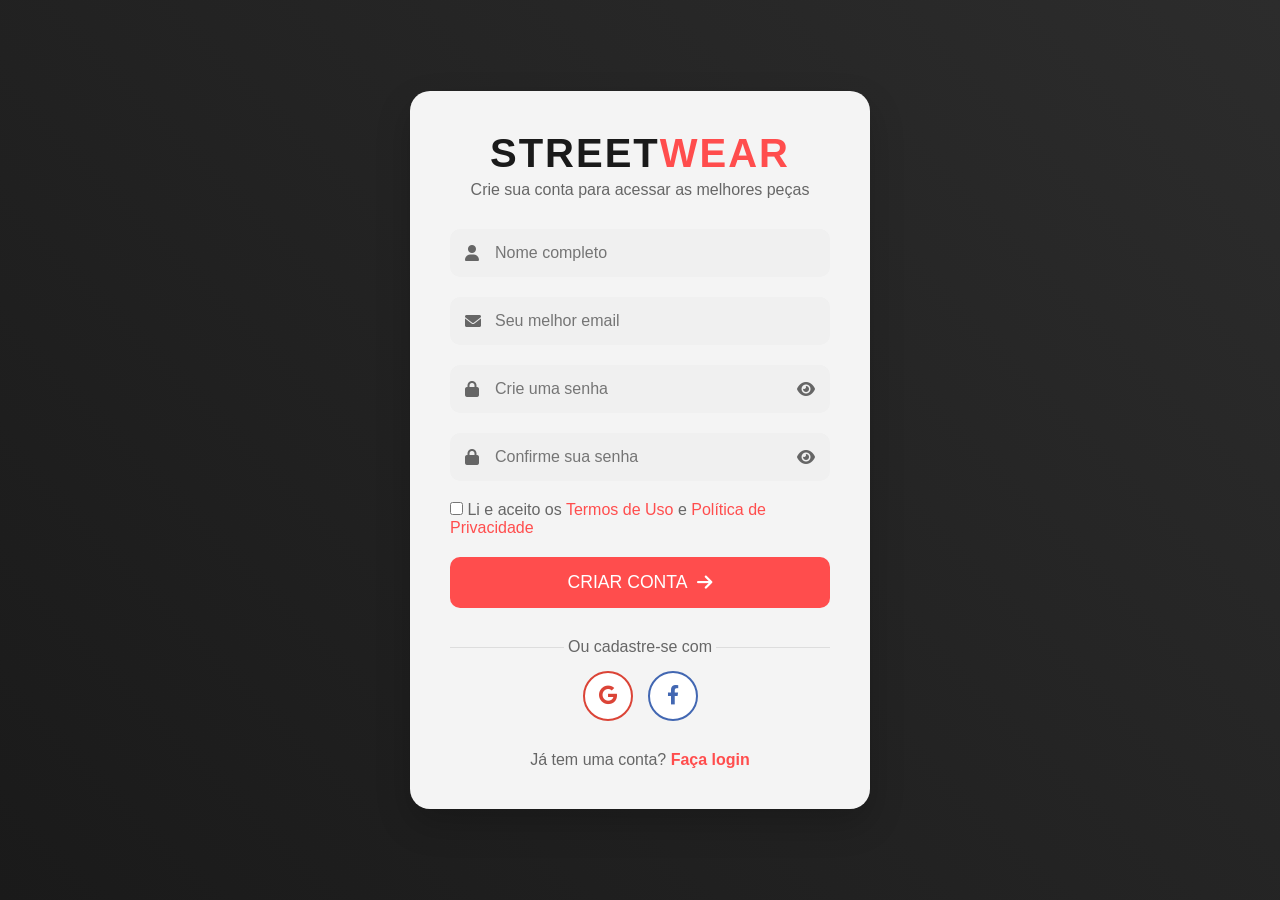
<file: pages/register.html>
<!-- register.html -->
<!DOCTYPE html>
<html lang="pt-BR">
<head>
    <meta charset="UTF-8">
    <meta name="viewport" content="width=device-width, initial-scale=1.0">
    <title>Cadastro - StreetWear Store</title>
    <link rel="stylesheet" href="../css/register.css">
    <link rel="stylesheet" href="https://cdnjs.cloudflare.com/ajax/libs/font-awesome/6.0.0/css/all.min.css">
</head>
<body>
    <div class="container">
        <div class="form-container">
            <div class="brand">
                <h1>STREET<span>WEAR</span></h1>
                <p>Crie sua conta para acessar as melhores peças</p>
            </div>

            <form id="registerForm" class="register-form">
                <div class="input-group">
                    <i class="fas fa-user"></i>
                    <input type="text" id="name" placeholder="Nome completo" required>
                </div>

                <div class="input-group">
                    <i class="fas fa-envelope"></i>
                    <input type="email" id="email" placeholder="Seu melhor email" required>
                </div>

                <div class="input-group">
                    <i class="fas fa-lock"></i>
                    <input type="password" id="password" placeholder="Crie uma senha" required>
                    <i class="fas fa-eye" id="togglePassword"></i>
                </div>

                <div class="input-group">
                    <i class="fas fa-lock"></i>
                    <input type="password" id="confirmPassword" placeholder="Confirme sua senha" required>
                    <i class="fas fa-eye" id="toggleConfirmPassword"></i>
                </div>

                <div class="terms">
                    <label>
                        <input type="checkbox" id="terms" required>
                        Li e aceito os <a href="#">Termos de Uso</a> e <a href="#">Política de Privacidade</a>
                    </label>
                </div>

                <button type="submit" class="register-btn">
                    <span>CRIAR CONTA</span>
                    <i class="fas fa-arrow-right"></i>
                </button>

                <div class="social-register">
                    <p>Ou cadastre-se com</p>
                    <div class="social-buttons">
                        <button type="button" class="google-btn">
                            <i class="fab fa-google"></i>
                        </button>
                        <button type="button" class="facebook-btn">
                            <i class="fab fa-facebook-f"></i>
                        </button>
                    </div>
                </div>

                <p class="login-link">
                    Já tem uma conta? <a href="../pages/login.html">Faça login</a>
                </p>
            </form>
        </div>
    </div>

    <script src="../js/register.js"></script>
</body>
</html>
</file>
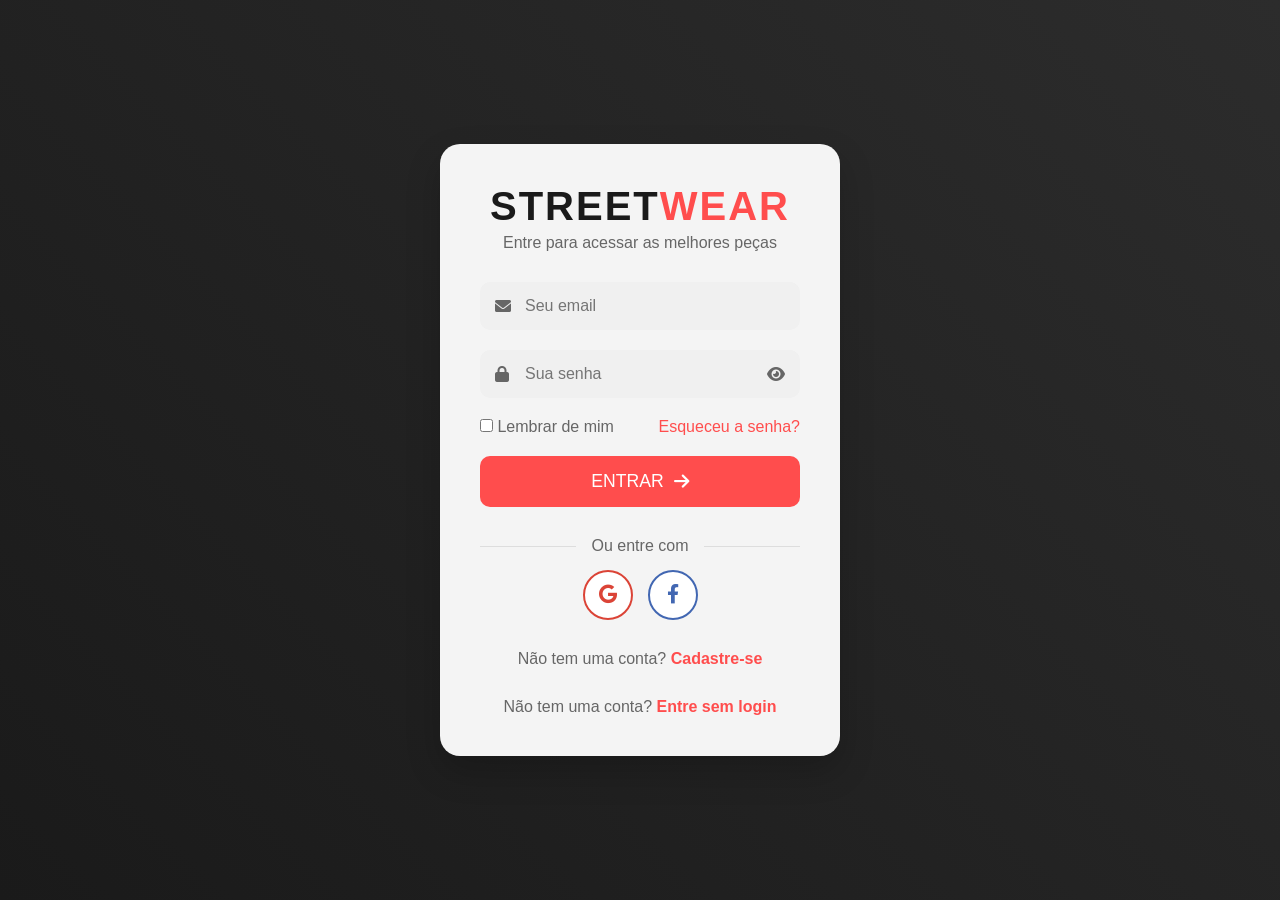
<file: pages/settings.html>
<!DOCTYPE html>
<html lang="pt-BR">
<!DOCTYPE html>
<html lang="pt-BR">
<head>
    <meta charset="UTF-8">
    <meta name="viewport" content="width=device-width, initial-scale=1.0">
    <title>Configurações</title>
    <link rel="stylesheet" href="../css/settings.css">
    <link rel="stylesheet" href="../css/style.css">
    <link rel="stylesheet" href="https://cdnjs.cloudflare.com/ajax/libs/font-awesome/6.0.0/css/all.min.css">
    <link rel="preconnect" href="https://fonts.googleapis.com">
    <link rel="preconnect" href="https://fonts.gstatic.com" crossorigin>
    <link href="https://fonts.googleapis.com/css2?family=Arimo:ital,wght@0,400..700;1,400..700&display=swap" rel="stylesheet">
</head>
<body>
        <header class="main-header">
        <nav class="nav-container">
            <div class="logo">
            </div>
            <div class="nav-links">
                <a href="../index.html">Home</a>
                <a href="products.html">Produtos</a>
                <a href="about.html">Sobre</a>
                <a href="login.html" class="login-btn">Login</a>

                <div class="user-info" style="display: none;">
    <div class="user-avatar" id="userAvatar"></div>
    <div class="user-dropdown" id="userDropdown">
        <div class="user-dropdown-header">
            <h4 id="userName">Carregando...</h4>
            <p id="userEmail">Carregando...</p>
        </div>
        <ul class="user-dropdown-items">
            <li onclick="window.location.href='favorites.html'">
                <i class="fas fa-heart"></i> Favoritos
                <span id="favoritesCount" class="favorites-count">0</span>
            </li>
            <li onclick="window.location.href='settings.html'">
                <i class="fas fa-cog"></i> Configurações
            </li>
            <li class="logout-btn" onclick="logout()">
                <i class="fas fa-sign-out-alt"></i> Sair
            </li>
        </ul>
    </div>
</div>
                <a href="cart.html" class="cart-btn">
                    <i class="fas fa-shopping-cart"></i>
                    <span class="cart-count">0</span>
                </a>
            </div>
        </nav>
    </header>

    <main class="settings-container">
        <div class="settings-header">
            <h1>Configurações</h1>
        </div>

        <div class="settings-section">
            <h2><i class="fas fa-user"></i> Informações Pessoais</h2>
            <form class="settings-form">
                <div class="form-group">
                    <label>Nome Completo</label>
                    <input type="text" id="fullName" value="Nome do Usuário">
                </div>
                <div class="form-group">
                    <label>Email</label>
                    <input type="email" id="email" value="email@exemplo.com">
                </div>
            </form>
        </div>

        <div class="settings-section">
            <h2><i class="fas fa-bell"></i> Notificações</h2>
            <div class="notification-option">
                <span>Novos produtos</span>
                <label class="toggle-switch">
                    <input type="checkbox" checked>
                    <span class="toggle-slider"></span>
                </label>
            </div>
            <div class="notification-option">
                <span>Promoções</span>
                <label class="toggle-switch">
                    <input type="checkbox" checked>
                    <span class="toggle-slider"></span>
                </label>
            </div>
            <div class="notification-option">
                <span>Newsletter</span>
                <label class="toggle-switch">
                    <input type="checkbox">
                    <span class="toggle-slider"></span>
                </label>
            </div>
        </div>

        <div class="settings-section">
            <h2><i class="fas fa-lock"></i> Segurança</h2>
            <div class="form-group">
                <label>Senha Atual</label>
                <input type="password">
            </div>
            <div class="form-group">
                <label>Nova Senha</label>
                <input type="password">
            </div>
            <div class="form-group">
                <label>Confirmar Nova Senha</label>
                <input type="password">
            </div>
        </div>

        <button class="save-button">Salvar Alterações</button>

        <div class="danger-zone">
            <h3>Zona de Perigo</h3>
            <p>Atenção: esta ação não pode ser desfeita.</p>
            <br/>
            <button class="delete-account-btn">Excluir Conta</button>
        </div>
    </main>

   <footer class="site-footer">
    <div class="footer-container">
        <div class="footer-logo">
            <h2>Dubb</h2>
        </div>
         <div class="footer-contact">
            <h4>Contato</h4>
            <p>Email: dubbstreetwear@gmail.com</p>
            <p>Tel: (11) 99999-9999</p>
        </div>
        <div class="footer-social">
            <h4>Siga a Dubb</h4>
            <div class="social-icons">
                <a href="https://www.instagram.com/blurcompany_/?igsh=ZXlyYjdnaHJrc2pv#"><i class="fab fa-instagram"></i></a>
            </div>
        </div>
    </div>
    <div class="footer-bottom">
        <p>&copy; 2025 Dubb.Co. Todos os direitos reservados.</p>
    </div>
</footer>

<script>
        document.addEventListener('DOMContentLoaded', () => {
            // Carregar dados do usuário
            const currentUser = JSON.parse(localStorage.getItem('currentUser'));
            if (!currentUser) {
                window.location.href = 'login.html';
                return;
            }

            // Preencher campos com dados do usuário
            document.getElementById('fullName').value = currentUser.name;
            document.getElementById('email').value = currentUser.email;

            // Salvar alterações
            document.querySelector('.save-button').addEventListener('click', () => {
                const updatedUser = {
                    ...currentUser,
                    name: document.getElementById('fullName').value,
                    email: document.getElementById('email').value,
                    phone: document.getElementById('phone').value
                };

                localStorage.setItem('currentUser', JSON.stringify(updatedUser));
                alert('Configurações salvas com sucesso!');
            });

            // Excluir conta
            document.querySelector('.delete-account-btn').addEventListener('click', () => {
                if (confirm('Tem certeza que deseja excluir sua conta? Esta ação não pode ser desfeita.')) {
                    localStorage.removeItem('currentUser');
                    window.location.href = 'login.html';
                }
            });
        });
    </script>
    <script src="../js/cart.js"></script>
    <script src="../js/product-detail.js"></script>
    <script>
   document.addEventListener('DOMContentLoaded', () => {
    // Verificar se usuário está logado
    const currentUser = JSON.parse(localStorage.getItem('currentUser'));
    const userInfo = document.querySelector('.user-info');
    const loginBtn = document.querySelector('.login-btn');
    
    if (currentUser) {
        // Mostrar informações do usuário
        userInfo.style.display = 'inline-flex';
        loginBtn.style.display = 'none';
        
        const userAvatar = document.getElementById('userAvatar');
        const userName = document.getElementById('userName');
        const userEmail = document.getElementById('userEmail');
        const favoritesCount = document.getElementById('favoritesCount');
        
        // Configurar avatar e informações
        userAvatar.textContent = currentUser.name.charAt(0).toUpperCase();
        userName.textContent = currentUser.name;
        userEmail.textContent = currentUser.email;

        // Atualizar contador de favoritos
        const favorites = JSON.parse(localStorage.getItem(`favorites_${currentUser.email}`) || '[]');
        favoritesCount.textContent = favorites.length;

        // Toggle dropdown
        userAvatar.addEventListener('click', (e) => {
            e.stopPropagation();
            document.getElementById('userDropdown').classList.toggle('active');
        });

        // Fechar dropdown quando clicar fora
        document.addEventListener('click', (e) => {
            if (!e.target.closest('.user-info')) {
                document.getElementById('userDropdown').classList.remove('active');
            }
        });

        // Adicionar eventos de clique para os itens do menu
        document.querySelectorAll('.user-dropdown-items li').forEach(item => {
            item.addEventListener('click', (e) => {
                e.stopPropagation();
                const action = item.textContent.trim().toLowerCase();
                
                switch(action) {
                    case 'favoritos':
                        window.location.href = 'pages/favorites.html';
                        break;
                    case 'sair':
                        logout();
                        break;
                    // Adicione mais casos conforme necessário
                }
            });
        });

    } else {
        userInfo.style.display = 'none';
        loginBtn.style.display = 'inline-block';
    }
});

// Função de logout
function logout() {
    localStorage.removeItem('currentUser');
    window.location.href = 'pages/login.html';
}

// Função para ir para favoritos (pode ser chamada de qualquer lugar)
function goToFavorites() {
    const currentUser = JSON.parse(localStorage.getItem('currentUser'));
    if (currentUser) {
        window.location.href = 'pages/favorites.html';
    } else {
        alert('Faça login para ver seus favoritos');
        window.location.href = 'pages/login.html';
    }
}
    </script>
</body>
</html>
</file>
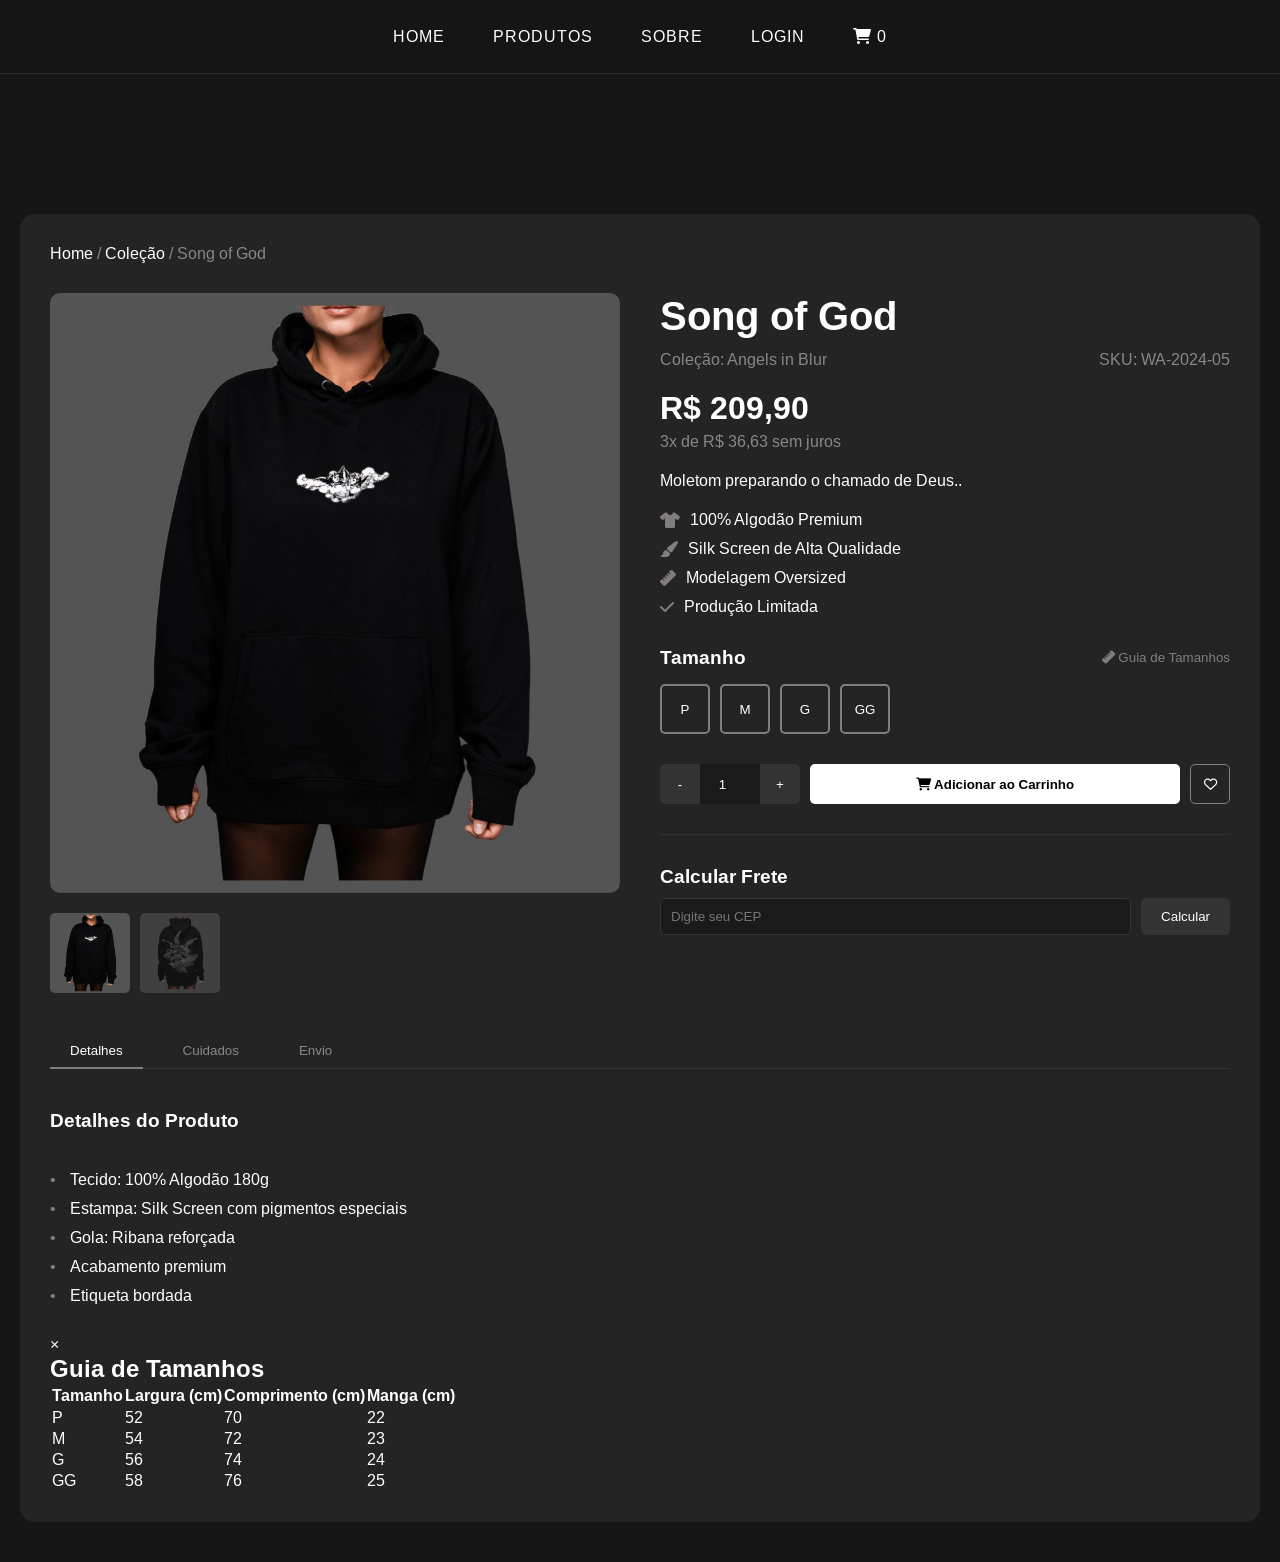
<file: pages/song.html>
<!DOCTYPE html>
<html lang="pt-BR">
<head>
    <meta charset="UTF-8">
    <meta name="viewport" content="width=device-width, initial-scale=1.0">
    <title>Song of God</title>
    <link rel="stylesheet" href="../css/style.css">
    <link rel="stylesheet" href="../css/song.css">
    <link rel="stylesheet" href="https://cdnjs.cloudflare.com/ajax/libs/font-awesome/6.0.0/css/all.min.css">
    <link rel="preconnect" href="https://fonts.googleapis.com">
    <link rel="preconnect" href="https://fonts.gstatic.com" crossorigin>
    <link href="https://fonts.googleapis.com/css2?family=Arimo:ital,wght@0,400..700;1,400..700&display=swap" rel="stylesheet">
</head>
<body>
 <header class="main-header">
        <nav class="nav-container">
            <div class="logo">
            </div>
            <div class="nav-links">
                <a href="../index.html">Home</a>
                <a href="products.html">Produtos</a>
                <a href="about.html">Sobre</a>
                <a href="login.html" class="login-btn">Login</a>

                <div class="user-info" style="display: none;">
    <div class="user-avatar" id="userAvatar"></div>
    <div class="user-dropdown" id="userDropdown">
        <div class="user-dropdown-header">
            <h4 id="userName">Carregando...</h4>
            <p id="userEmail">Carregando...</p>
        </div>
        <ul class="user-dropdown-items">
            <li onclick="window.location.href='favorites.html'">
                <i class="fas fa-heart"></i> Favoritos
                <span id="favoritesCount" class="favorites-count">0</span>
            </li>
            <li onclick="window.location.href='settings.html'">
                <i class="fas fa-cog"></i> Configurações
            </li>
            <li class="logout-btn" onclick="logout()">
                <i class="fas fa-sign-out-alt"></i> Sair
            </li>
        </ul>
    </div>
</div>
                <a href="cart.html" class="cart-btn">
                    <i class="fas fa-shopping-cart"></i>
                    <span class="cart-count">0</span>
                </a>
            </div>
        </nav>
    </header>

    <br/>
    <br/>
    <br/>
    <br/>
    <br/>
    <br/>

<main class="product-detail">
        <div class="product-container">
            <!-- Breadcrumb -->
            <div class="breadcrumb">
                <a href="../index.html">Home</a> /
                <a href="products.html">Coleção</a> /
                <span>Song of God</span>
            </div>

            <div class="product-showcase">
                <!-- Galeria do Produto -->
                <div class="product-gallery">
                    <div class="product-card">
                        <div class="product-inner">
                            <div class="product-front">
                                <img src="../assets/images/products/9.jpg" alt="Frente da Camiseta">
                            </div>
                            <div class="product-back">
                                <img src="../assets/images/products/10.jpg" alt="Verso da Camiseta">
                            </div>
                        </div>
                    </div>
                    
                    <div class="product-thumbnails">
                        <img src="../assets/images/products/9.jpg" alt="Frente" class="active">
                        <img src="../assets/images/products/10.jpg" alt="Costas">
                    </div>
                </div>

                <!-- Informações do Produto -->
                <div class="product-info">
                    <h1>Song of God</h1>
                    <div class="product-meta">
                        <span class="collection">Coleção: Angels in Blur</span>
                        <span class="sku">SKU: WA-2024-05</span>
                    </div>

                    <div class="price-container">
                        <span class="price">R$ 209,90</span>
                        <span class="installments">3x de R$ 36,63 sem juros</span>
                    </div>

                    <div class="product-description">
                        <p>Moletom preparando o chamado de Deus..</p>
                        <ul class="features">
                            <li><i class="fas fa-tshirt"></i> 100% Algodão Premium</li>
                            <li><i class="fas fa-paint-brush"></i> Silk Screen de Alta Qualidade</li>
                            <li><i class="fas fa-ruler"></i> Modelagem Oversized</li>
                            <li><i class="fas fa-check"></i> Produção Limitada</li>
                        </ul>
                    </div>

                    <div class="size-section">
                        <div class="size-header">
                            <h3>Tamanho</h3>
                            <button class="size-guide-btn" onclick="openSizeGuide()">
                                <i class="fas fa-ruler"></i> Guia de Tamanhos
                            </button>
                        </div>
                        <div class="sizes">
                            <button class="size-option" data-size="P">P</button>
                            <button class="size-option" data-size="M">M</button>
                            <button class="size-option" data-size="G">G</button>
                            <button class="size-option" data-size="GG">GG</button>
                        </div>
                    </div>

                    <div class="actions">
                        <div class="quantity-selector">
                            <button onclick="updateQuantity(-1)">-</button>
                            <input type="number" id="quantity" value="1" min="1" max="10">
                            <button onclick="updateQuantity(1)">+</button>
                        </div>
                        <button class="buy-button" 
                                data-id="1" 
                                data-name="Love of Angel" 
                                data-price="179.90">
                            <i class="fas fa-shopping-cart"></i>
                            Adicionar ao Carrinho
                        </button>
                        <button onclick="addToFavorites({
                            id: 5,
                            name: 'Song of God',
                            price: 209.90,
                            image: '../assets/images/products/9.jpg'
                        })" class="favorite-btn">
                            <i class="far fa-heart"></i>
                        </button>

                    </div>

                    <div class="shipping-calculator">
                        <h3>Calcular Frete</h3>
                        <div class="shipping-input">
                            <input type="text" placeholder="Digite seu CEP" maxlength="8">
                            <button onclick="calculateShipping()">Calcular</button>
                        </div>
                    </div>
                </div>
            </div>

            <!-- Informações Adicionais -->
            <div class="additional-info">
                <div class="tabs">
                    <button class="tab-btn active" data-tab="details">Detalhes</button>
                    <button class="tab-btn" data-tab="care">Cuidados</button>
                    <button class="tab-btn" data-tab="shipping">Envio</button>
                </div>

                <div class="tab-content active" id="details">
                    <h3>Detalhes do Produto</h3>
                    <ul>
                        <br/>
                        <br/>
                        <li>Tecido: 100% Algodão 180g</li>
                        <li>Estampa: Silk Screen com pigmentos especiais</li>
                        <li>Gola: Ribana reforçada</li>
                        <li>Acabamento premium</li>
                        <li>Etiqueta bordada</li>
                    </ul>
                </div>

                <div class="tab-content" id="care">
                    <h3>Instruções de Cuidado</h3>
                    <ul>
                        <br/>
                        <br/>
                        <li>Lavar à mão ou máquina em água fria</li>
                        <li>Não usar alvejante</li>
                        <li>Não secar em secadora</li>
                        <li>Passar do avesso</li>
                        <li>Não lavar com peças coloridas</li>
                    </ul>
                </div>

                <div class="tab-content" id="shipping">
                    <h3>Informações de Envio</h3>
                    <ul>
                        <br/>
                        <br/>
                        <li>Envio para todo Brasil</li>
                        <li>Prazo médio de 3-7 dias úteis</li>
                        <li>Frete grátis para compras acima de R$ 299</li>
                        <li>Embalagem especial anti-amasso</li>
                    </ul>
                </div>
            </div>


<div id="size-guide-modal" class="modal">
    <div class="modal-content">
        <span class="close-modal">&times;</span>
        <h2>Guia de Tamanhos</h2>
        <table class="size-table">
            <thead>
                <tr>
                    <th>Tamanho</th>
                    <th>Largura (cm)</th>
                    <th>Comprimento (cm)</th>
                    <th>Manga (cm)</th>
                </tr>
            </thead>
            <tbody>
                <tr>
                    <td>P</td>
                    <td>52</td>
                    <td>70</td>
                    <td>22</td>
                </tr>
                <tr>
                    <td>M</td>
                    <td>54</td>
                    <td>72</td>
                    <td>23</td>
                </tr>
                <tr>
                    <td>G</td>
                    <td>56</td>
                    <td>74</td>
                    <td>24</td>
                </tr>
                <tr>
                    <td>GG</td>
                    <td>58</td>
                    <td>76</td>
                    <td>25</td>
                </tr>
            </tbody>
        </table>
    </div>
</div>



    <script src="../js/cart.js"></script>
    <script src="../js/product-detail.js"></script>
    <script>
   document.addEventListener('DOMContentLoaded', () => {
    // Verificar se usuário está logado
    const currentUser = JSON.parse(localStorage.getItem('currentUser'));
    const userInfo = document.querySelector('.user-info');
    const loginBtn = document.querySelector('.login-btn');
    
    if (currentUser) {
        // Mostrar informações do usuário
        userInfo.style.display = 'inline-flex';
        loginBtn.style.display = 'none';
        
        const userAvatar = document.getElementById('userAvatar');
        const userName = document.getElementById('userName');
        const userEmail = document.getElementById('userEmail');
        const favoritesCount = document.getElementById('favoritesCount');
        
        // Configurar avatar e informações
        userAvatar.textContent = currentUser.name.charAt(0).toUpperCase();
        userName.textContent = currentUser.name;
        userEmail.textContent = currentUser.email;

        // Atualizar contador de favoritos
        const favorites = JSON.parse(localStorage.getItem(`favorites_${currentUser.email}`) || '[]');
        favoritesCount.textContent = favorites.length;

        // Toggle dropdown
        userAvatar.addEventListener('click', (e) => {
            e.stopPropagation();
            document.getElementById('userDropdown').classList.toggle('active');
        });

        // Fechar dropdown quando clicar fora
        document.addEventListener('click', (e) => {
            if (!e.target.closest('.user-info')) {
                document.getElementById('userDropdown').classList.remove('active');
            }
        });

        // Adicionar eventos de clique para os itens do menu
        document.querySelectorAll('.user-dropdown-items li').forEach(item => {
            item.addEventListener('click', (e) => {
                e.stopPropagation();
                const action = item.textContent.trim().toLowerCase();
                
                switch(action) {
                    case 'favoritos':
                        window.location.href = 'pages/favorites.html';
                        break;
                    case 'sair':
                        logout();
                        break;
                    // Adicione mais casos conforme necessário
                }
            });
        });

    } else {
        userInfo.style.display = 'none';
        loginBtn.style.display = 'inline-block';
    }
});

// Função de logout
function logout() {
    localStorage.removeItem('currentUser');
    window.location.href = 'pages/login.html';
}

// Função para ir para favoritos (pode ser chamada de qualquer lugar)
function goToFavorites() {
    const currentUser = JSON.parse(localStorage.getItem('currentUser'));
    if (currentUser) {
        window.location.href = 'pages/favorites.html';
    } else {
        alert('Faça login para ver seus favoritos');
        window.location.href = 'pages/login.html';
    }
}
    </script>
</body>
</html>
</file>
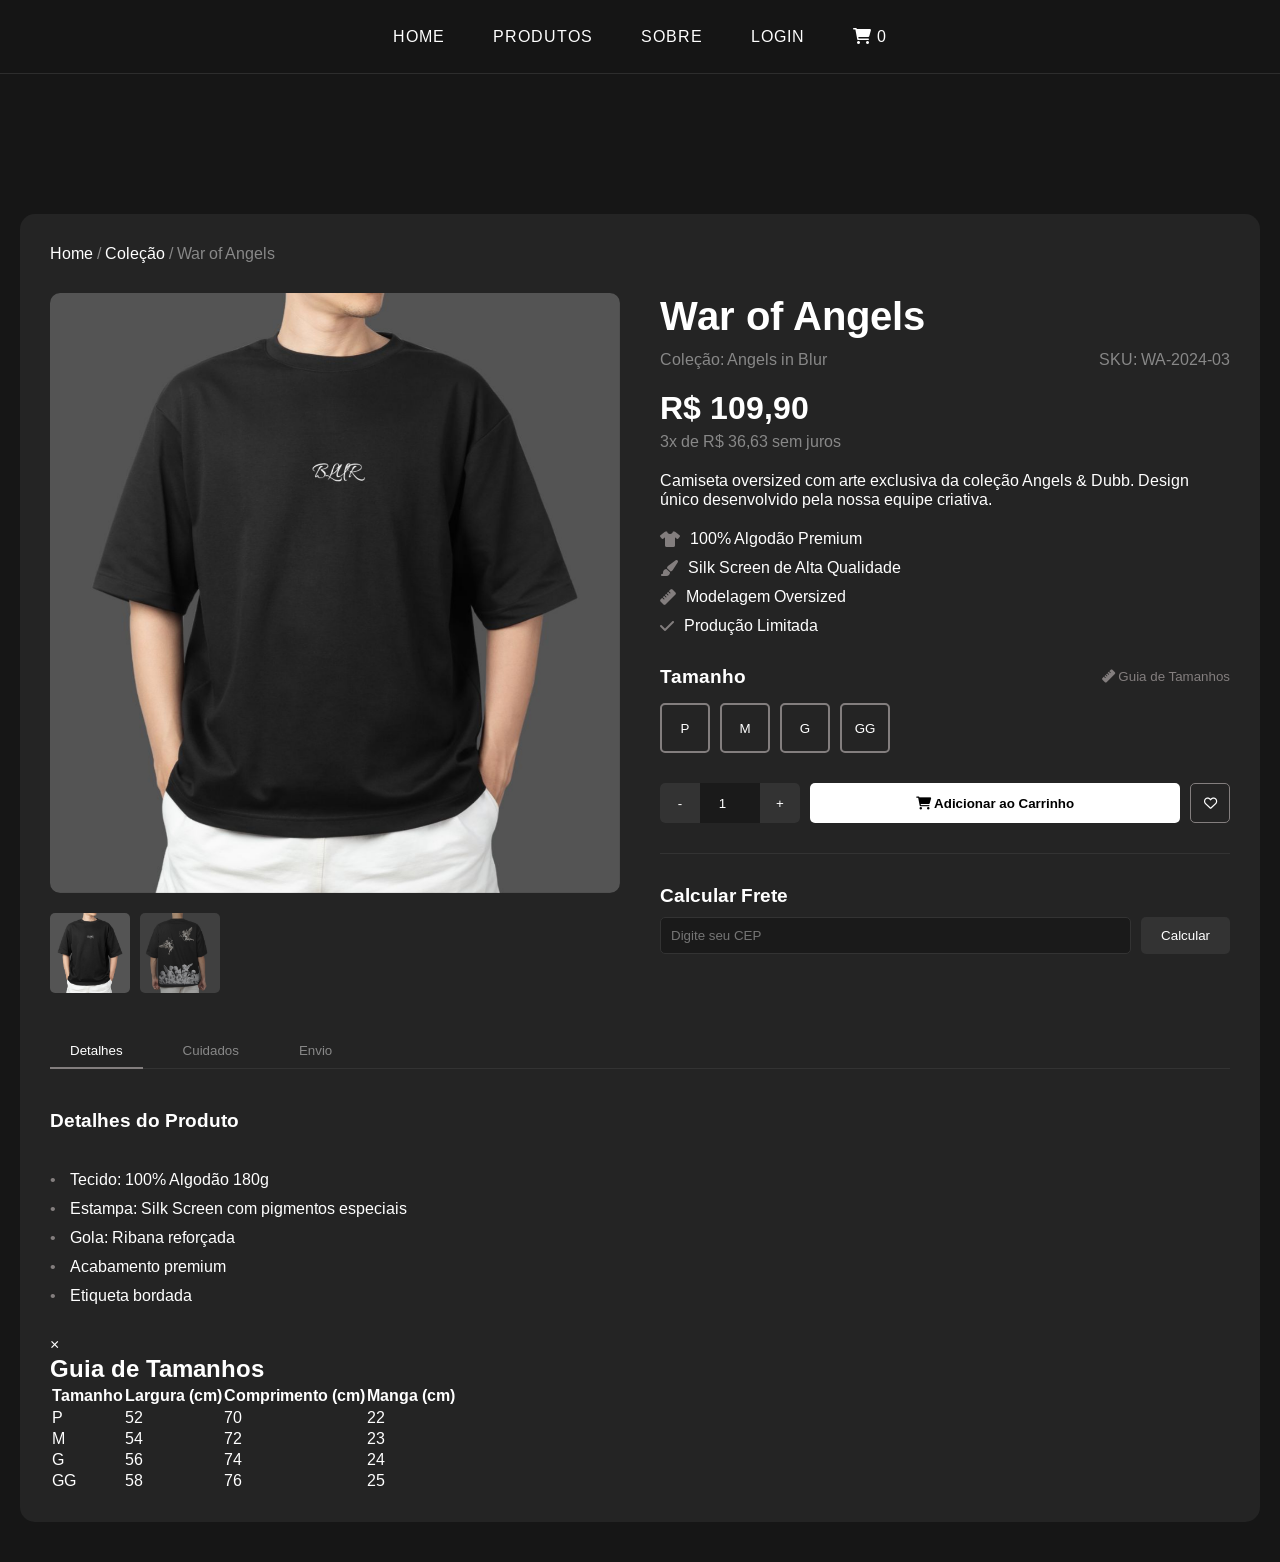
<file: pages/war.html>
<!DOCTYPE html>
<html lang="pt-BR">
<head>
    <meta charset="UTF-8">
    <meta name="viewport" content="width=device-width, initial-scale=1.0">
    <title>War of Angels</title>
    <link rel="stylesheet" href="../css/war.css">
    <link rel="stylesheet" href="../css/style.css">
    <link rel="stylesheet" href="https://cdnjs.cloudflare.com/ajax/libs/font-awesome/6.0.0/css/all.min.css">
    <link rel="preconnect" href="https://fonts.googleapis.com">
    <link rel="preconnect" href="https://fonts.gstatic.com" crossorigin>
    <link href="https://fonts.googleapis.com/css2?family=Arimo:ital,wght@0,400..700;1,400..700&display=swap" rel="stylesheet">
</head>
<body>
 <header class="main-header">
        <nav class="nav-container">
            <div class="logo">
            </div>
            <div class="nav-links">
                <a href="../index.html">Home</a>
                <a href="products.html">Produtos</a>
                <a href="about.html">Sobre</a>
                <a href="login.html" class="login-btn">Login</a>

                <div class="user-info" style="display: none;">
    <div class="user-avatar" id="userAvatar"></div>
    <div class="user-dropdown" id="userDropdown">
        <div class="user-dropdown-header">
            <h4 id="userName">Carregando...</h4>
            <p id="userEmail">Carregando...</p>
        </div>
        <ul class="user-dropdown-items">
            <li onclick="window.location.href='favorites.html'">
                <i class="fas fa-heart"></i> Favoritos
                <span id="favoritesCount" class="favorites-count">0</span>
            </li>
            <li onclick="window.location.href='settings.html'">
                <i class="fas fa-cog"></i> Configurações
            </li>
            <li class="logout-btn" onclick="logout()">
                <i class="fas fa-sign-out-alt"></i> Sair
            </li>
        </ul>
    </div>
</div>
                <a href="cart.html" class="cart-btn">
                    <i class="fas fa-shopping-cart"></i>
                    <span class="cart-count">0</span>
                </a>
            </div>
        </nav>
    </header>

    <br/>
    <br/>
    <br/>
    <br/>
    <br/>
    <br/>

<main class="product-detail">
        <div class="product-container">
            <!-- Breadcrumb -->
            <div class="breadcrumb">
                <a href="../index.html">Home</a> /
                <a href="products.html">Coleção</a> /
                <span>War of Angels</span>
            </div>

            <div class="product-showcase">
                <!-- Galeria do Produto -->
                <div class="product-gallery">
                    <div class="product-card">
                        <div class="product-inner">
                            <div class="product-front">
                                <img src="../assets/images/products/5.jpg" alt="Frente da Camiseta">
                            </div>
                            <div class="product-back">
                                <img src="../assets/images/products/6.jpg" alt="Verso da Camiseta">
                            </div>
                        </div>
                    </div>
                    
                    <div class="product-thumbnails">
                        <img src="../assets/images/products/5.jpg" alt="Frente" class="active">
                        <img src="../assets/images/products/6.jpg" alt="Costas">
                    </div>
                </div>

                <!-- Informações do Produto -->
                <div class="product-info">
                    <h1>War of Angels</h1>
                    <div class="product-meta">
                        <span class="collection">Coleção: Angels in Blur</span>
                        <span class="sku">SKU: WA-2024-03</span>
                    </div>

                    <div class="price-container">
                        <span class="price">R$ 109,90</span>
                        <span class="installments">3x de R$ 36,63 sem juros</span>
                    </div>

                    <div class="product-description">
                        <p>Camiseta oversized com arte exclusiva da coleção Angels & Dubb. Design único desenvolvido pela nossa equipe criativa.</p>
                        <ul class="features">
                            <li><i class="fas fa-tshirt"></i> 100% Algodão Premium</li>
                            <li><i class="fas fa-paint-brush"></i> Silk Screen de Alta Qualidade</li>
                            <li><i class="fas fa-ruler"></i> Modelagem Oversized</li>
                            <li><i class="fas fa-check"></i> Produção Limitada</li>
                        </ul>
                    </div>

                    <div class="size-section">
                        <div class="size-header">
                            <h3>Tamanho</h3>
                            <button class="size-guide-btn" onclick="openSizeGuide()">
                                <i class="fas fa-ruler"></i> Guia de Tamanhos
                            </button>
                        </div>
                        <div class="sizes">
                            <button class="size-option" data-size="P">P</button>
                            <button class="size-option" data-size="M">M</button>
                            <button class="size-option" data-size="G">G</button>
                            <button class="size-option" data-size="GG">GG</button>
                        </div>
                    </div>

                    <div class="actions">
                        <div class="quantity-selector">
                            <button onclick="updateQuantity(-1)">-</button>
                            <input type="number" id="quantity" value="1" min="1" max="10">
                            <button onclick="updateQuantity(1)">+</button>
                        </div>
                        <button class="buy-button" 
                                data-id="1" 
                                data-name="War of Angels" 
                                data-price="109.90">
                            <i class="fas fa-shopping-cart"></i>
                            Adicionar ao Carrinho
                        </button>
                        <button onclick="addToFavorites({
                            id: 3,
                            name: 'War of Angels',
                            price: 109.90,
                            image: '../assets/images/products/5.jpg'
                        })" class="favorite-btn">
                            <i class="far fa-heart"></i>
                        </button>
                    </div>

                    <div class="shipping-calculator">
                        <h3>Calcular Frete</h3>
                        <div class="shipping-input">
                            <input type="text" placeholder="Digite seu CEP" maxlength="8">
                            <button onclick="calculateShipping()">Calcular</button>
                        </div>
                    </div>
                </div>
            </div>

            <!-- Informações Adicionais -->
            <div class="additional-info">
                <div class="tabs">
                    <button class="tab-btn active" data-tab="details">Detalhes</button>
                    <button class="tab-btn" data-tab="care">Cuidados</button>
                    <button class="tab-btn" data-tab="shipping">Envio</button>
                </div>

                <div class="tab-content active" id="details">
                    <h3>Detalhes do Produto</h3>
                    <ul>
                        <br/>
                        <br/>
                        <li>Tecido: 100% Algodão 180g</li>
                        <li>Estampa: Silk Screen com pigmentos especiais</li>
                        <li>Gola: Ribana reforçada</li>
                        <li>Acabamento premium</li>
                        <li>Etiqueta bordada</li>
                    </ul>
                </div>

                <div class="tab-content" id="care">
                    <h3>Instruções de Cuidado</h3>
                    <ul>
                        <br/>
                        <br/>
                        <li>Lavar à mão ou máquina em água fria</li>
                        <li>Não usar alvejante</li>
                        <li>Não secar em secadora</li>
                        <li>Passar do avesso</li>
                        <li>Não lavar com peças coloridas</li>
                    </ul>
                </div>

                <div class="tab-content" id="shipping">
                    <h3>Informações de Envio</h3>
                    <ul>
                        <br/>
                        <br/>
                        <li>Envio para todo Brasil</li>
                        <li>Prazo médio de 3-7 dias úteis</li>
                        <li>Frete grátis para compras acima de R$ 299</li>
                        <li>Embalagem especial anti-amasso</li>
                    </ul>
                </div>
            </div>


<div id="size-guide-modal" class="modal">
    <div class="modal-content">
        <span class="close-modal">&times;</span>
        <h2>Guia de Tamanhos</h2>
        <table class="size-table">
            <thead>
                <tr>
                    <th>Tamanho</th>
                    <th>Largura (cm)</th>
                    <th>Comprimento (cm)</th>
                    <th>Manga (cm)</th>
                </tr>
            </thead>
            <tbody>
                <tr>
                    <td>P</td>
                    <td>52</td>
                    <td>70</td>
                    <td>22</td>
                </tr>
                <tr>
                    <td>M</td>
                    <td>54</td>
                    <td>72</td>
                    <td>23</td>
                </tr>
                <tr>
                    <td>G</td>
                    <td>56</td>
                    <td>74</td>
                    <td>24</td>
                </tr>
                <tr>
                    <td>GG</td>
                    <td>58</td>
                    <td>76</td>
                    <td>25</td>
                </tr>
            </tbody>
        </table>
    </div>
</div>



    <script src="../js/cart.js"></script>
    <script src="../js/product-detail.js"></script>
    <script>
   document.addEventListener('DOMContentLoaded', () => {
    // Verificar se usuário está logado
    const currentUser = JSON.parse(localStorage.getItem('currentUser'));
    const userInfo = document.querySelector('.user-info');
    const loginBtn = document.querySelector('.login-btn');
    
    if (currentUser) {
        // Mostrar informações do usuário
        userInfo.style.display = 'inline-flex';
        loginBtn.style.display = 'none';
        
        const userAvatar = document.getElementById('userAvatar');
        const userName = document.getElementById('userName');
        const userEmail = document.getElementById('userEmail');
        const favoritesCount = document.getElementById('favoritesCount');
        
        // Configurar avatar e informações
        userAvatar.textContent = currentUser.name.charAt(0).toUpperCase();
        userName.textContent = currentUser.name;
        userEmail.textContent = currentUser.email;

        // Atualizar contador de favoritos
        const favorites = JSON.parse(localStorage.getItem(`favorites_${currentUser.email}`) || '[]');
        favoritesCount.textContent = favorites.length;

        // Toggle dropdown
        userAvatar.addEventListener('click', (e) => {
            e.stopPropagation();
            document.getElementById('userDropdown').classList.toggle('active');
        });

        // Fechar dropdown quando clicar fora
        document.addEventListener('click', (e) => {
            if (!e.target.closest('.user-info')) {
                document.getElementById('userDropdown').classList.remove('active');
            }
        });

        // Adicionar eventos de clique para os itens do menu
        document.querySelectorAll('.user-dropdown-items li').forEach(item => {
            item.addEventListener('click', (e) => {
                e.stopPropagation();
                const action = item.textContent.trim().toLowerCase();
                
                switch(action) {
                    case 'favoritos':
                        window.location.href = 'pages/favorites.html';
                        break;
                    case 'sair':
                        logout();
                        break;
                    // Adicione mais casos conforme necessário
                }
            });
        });

    } else {
        userInfo.style.display = 'none';
        loginBtn.style.display = 'inline-block';
    }
});

// Função de logout
function logout() {
    localStorage.removeItem('currentUser');
    window.location.href = 'pages/login.html';
}

// Função para ir para favoritos (pode ser chamada de qualquer lugar)
function goToFavorites() {
    const currentUser = JSON.parse(localStorage.getItem('currentUser'));
    if (currentUser) {
        window.location.href = 'pages/favorites.html';
    } else {
        alert('Faça login para ver seus favoritos');
        window.location.href = 'pages/login.html';
    }
}
    </script>
    
</body>
</html>
</file>
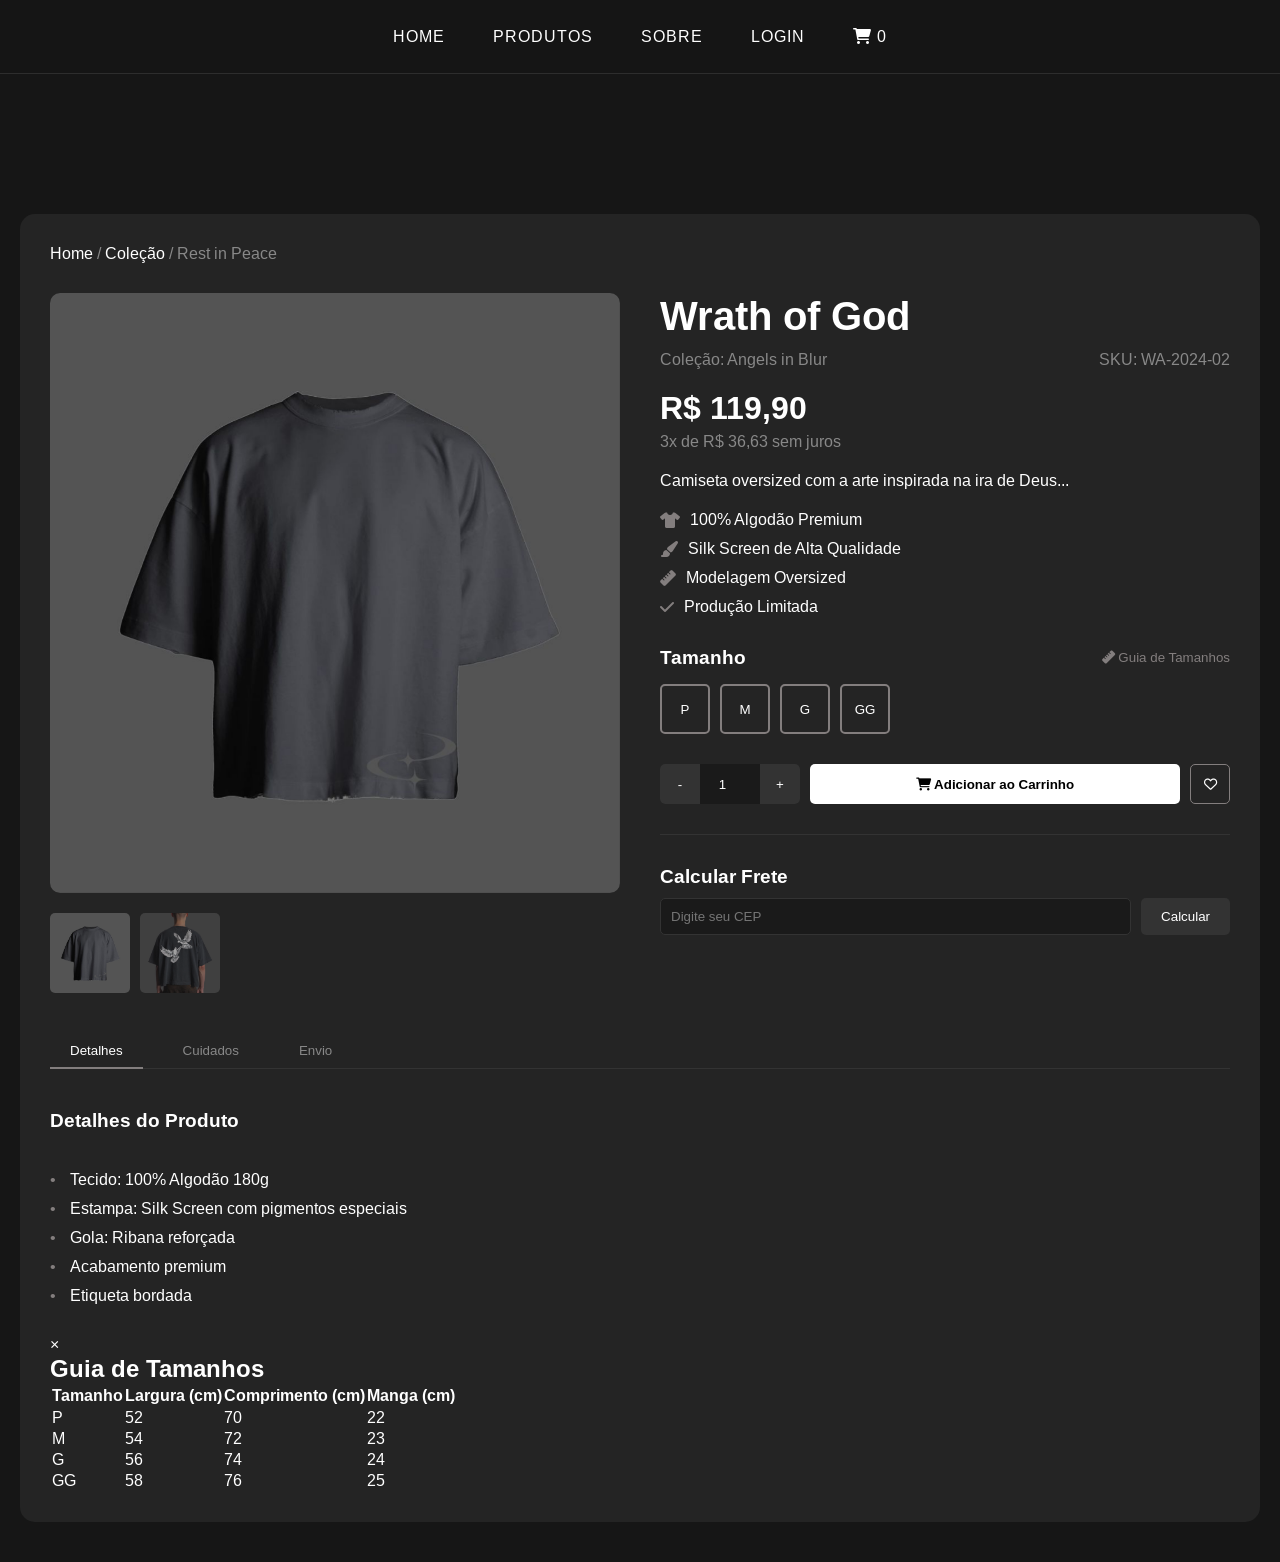
<file: pages/wrath.html>
<!DOCTYPE html>
<html lang="pt-BR">
<head>
    <meta charset="UTF-8">
    <meta name="viewport" content="width=device-width, initial-scale=1.0">
    <title>Rest in Peace</title>
    <link rel="stylesheet" href="../css/style.css">
    <link rel="stylesheet" href="../css/wrath.css">
    <link rel="stylesheet" href="https://cdnjs.cloudflare.com/ajax/libs/font-awesome/6.0.0/css/all.min.css">
    <link rel="preconnect" href="https://fonts.googleapis.com">
    <link rel="preconnect" href="https://fonts.gstatic.com" crossorigin>
    <link href="https://fonts.googleapis.com/css2?family=Arimo:ital,wght@0,400..700;1,400..700&display=swap" rel="stylesheet">
</head>
<body>
 <header class="main-header">
        <nav class="nav-container">
            <div class="logo">
            </div>
            <div class="nav-links">
                <a href="../index.html">Home</a>
                <a href="products.html">Produtos</a>
                <a href="about.html">Sobre</a>
                <a href="login.html" class="login-btn">Login</a>

                <div class="user-info" style="display: none;">
    <div class="user-avatar" id="userAvatar"></div>
    <div class="user-dropdown" id="userDropdown">
        <div class="user-dropdown-header">
            <h4 id="userName">Carregando...</h4>
            <p id="userEmail">Carregando...</p>
        </div>
        <ul class="user-dropdown-items">
            <li onclick="window.location.href='favorites.html'">
                <i class="fas fa-heart"></i> Favoritos
                <span id="favoritesCount" class="favorites-count">0</span>
            </li>
            <li onclick="window.location.href='settings.html'">
                <i class="fas fa-cog"></i> Configurações
            </li>
            <li class="logout-btn" onclick="logout()">
                <i class="fas fa-sign-out-alt"></i> Sair
            </li>
        </ul>
    </div>
</div>
                <a href="cart.html" class="cart-btn">
                    <i class="fas fa-shopping-cart"></i>
                    <span class="cart-count">0</span>
                </a>
            </div>
        </nav>
    </header>

    <br/>
    <br/>
    <br/>
    <br/>
    <br/>
    <br/>

<main class="product-detail">
        <div class="product-container">
            <!-- Breadcrumb -->
            <div class="breadcrumb">
                <a href="../index.html">Home</a> /
                <a href="products.html">Coleção</a> /
                <span>Rest in Peace</span>
            </div>

            <div class="product-showcase">
                <!-- Galeria do Produto -->
                <div class="product-gallery">
                    <div class="product-card">
                        <div class="product-inner">
                            <div class="product-front">
                                <img src="../assets/images/products/3.jpg" alt="Frente da Camiseta">
                            </div>
                            <div class="product-back">
                                <img src="../assets/images/products/4.jpg" alt="Verso da Camiseta">
                            </div>
                        </div>
                    </div>
                    
                    <div class="product-thumbnails">
                        <img src="../assets/images/products/3.jpg" alt="Frente" class="active">
                        <img src="../assets/images/products/4.jpg" alt="Costas">
                    </div>
                </div>

                <!-- Informações do Produto -->
                <div class="product-info">
                    <h1>Wrath of God</h1>
                    <div class="product-meta">
                        <span class="collection">Coleção: Angels in Blur</span>
                        <span class="sku">SKU: WA-2024-02</span>
                    </div>

                    <div class="price-container">
                        <span class="price">R$ 119,90</span>
                        <span class="installments">3x de R$ 36,63 sem juros</span>
                    </div>

                    <div class="product-description">
                        <p>Camiseta oversized com a arte inspirada na ira de Deus...</p>
                        <ul class="features">
                            <li><i class="fas fa-tshirt"></i> 100% Algodão Premium</li>
                            <li><i class="fas fa-paint-brush"></i> Silk Screen de Alta Qualidade</li>
                            <li><i class="fas fa-ruler"></i> Modelagem Oversized</li>
                            <li><i class="fas fa-check"></i> Produção Limitada</li>
                        </ul>
                    </div>

                    <div class="size-section">
                        <div class="size-header">
                            <h3>Tamanho</h3>
                            <button class="size-guide-btn" onclick="openSizeGuide()">
                                <i class="fas fa-ruler"></i> Guia de Tamanhos
                            </button>
                        </div>
                        <div class="sizes">
                            <button class="size-option" data-size="P">P</button>
                            <button class="size-option" data-size="M">M</button>
                            <button class="size-option" data-size="G">G</button>
                            <button class="size-option" data-size="GG">GG</button>
                        </div>
                    </div>

                    <div class="actions">
                        <div class="quantity-selector">
                            <button onclick="updateQuantity(-1)">-</button>
                            <input type="number" id="quantity" value="1" min="1" max="10">
                            <button onclick="updateQuantity(1)">+</button>
                        </div>
                        <button class="buy-button" 
                                data-id="1" 
                                data-name="Rest in Peace" 
                                data-price="119.90">
                            <i class="fas fa-shopping-cart"></i>
                            Adicionar ao Carrinho
                        </button>
                        <button onclick="addToFavorites({
                            id: 2,
                            name: 'Rest in Peace',
                            price: 119.90,
                            image: '../assets/images/products/3.jpg'
                        })" class="favorite-btn">
                            <i class="far fa-heart"></i>
                        </button>
                    </div>

                    <div class="shipping-calculator">
                        <h3>Calcular Frete</h3>
                        <div class="shipping-input">
                            <input type="text" placeholder="Digite seu CEP" maxlength="8">
                            <button onclick="calculateShipping()">Calcular</button>
                        </div>
                    </div>
                </div>
            </div>

            <!-- Informações Adicionais -->
            <div class="additional-info">
                <div class="tabs">
                    <button class="tab-btn active" data-tab="details">Detalhes</button>
                    <button class="tab-btn" data-tab="care">Cuidados</button>
                    <button class="tab-btn" data-tab="shipping">Envio</button>
                </div>

                <div class="tab-content active" id="details">
                    <h3>Detalhes do Produto</h3>
                    <ul>
                        <br/>
                        <br/>
                        <li>Tecido: 100% Algodão 180g</li>
                        <li>Estampa: Silk Screen com pigmentos especiais</li>
                        <li>Gola: Ribana reforçada</li>
                        <li>Acabamento premium</li>
                        <li>Etiqueta bordada</li>
                    </ul>
                </div>

                <div class="tab-content" id="care">
                    <h3>Instruções de Cuidado</h3>
                    <ul>
                        <br/>
                        <br/>
                        <li>Lavar à mão ou máquina em água fria</li>
                        <li>Não usar alvejante</li>
                        <li>Não secar em secadora</li>
                        <li>Passar do avesso</li>
                        <li>Não lavar com peças coloridas</li>
                    </ul>
                </div>

                <div class="tab-content" id="shipping">
                    <h3>Informações de Envio</h3>
                    <ul>
                        <br/>
                        <br/>
                        <li>Envio para todo Brasil</li>
                        <li>Prazo médio de 3-7 dias úteis</li>
                        <li>Frete grátis para compras acima de R$ 299</li>
                        <li>Embalagem especial anti-amasso</li>
                    </ul>
                </div>
            </div>


<div id="size-guide-modal" class="modal">
    <div class="modal-content">
        <span class="close-modal">&times;</span>
        <h2>Guia de Tamanhos</h2>
        <table class="size-table">
            <thead>
                <tr>
                    <th>Tamanho</th>
                    <th>Largura (cm)</th>
                    <th>Comprimento (cm)</th>
                    <th>Manga (cm)</th>
                </tr>
            </thead>
            <tbody>
                <tr>
                    <td>P</td>
                    <td>52</td>
                    <td>70</td>
                    <td>22</td>
                </tr>
                <tr>
                    <td>M</td>
                    <td>54</td>
                    <td>72</td>
                    <td>23</td>
                </tr>
                <tr>
                    <td>G</td>
                    <td>56</td>
                    <td>74</td>
                    <td>24</td>
                </tr>
                <tr>
                    <td>GG</td>
                    <td>58</td>
                    <td>76</td>
                    <td>25</td>
                </tr>
            </tbody>
        </table>
    </div>
</div>



    <script src="../js/cart.js"></script>
    <script src="../js/product-detail.js"></script>
    <script>
   document.addEventListener('DOMContentLoaded', () => {
    // Verificar se usuário está logado
    const currentUser = JSON.parse(localStorage.getItem('currentUser'));
    const userInfo = document.querySelector('.user-info');
    const loginBtn = document.querySelector('.login-btn');
    
    if (currentUser) {
        // Mostrar informações do usuário
        userInfo.style.display = 'inline-flex';
        loginBtn.style.display = 'none';
        
        const userAvatar = document.getElementById('userAvatar');
        const userName = document.getElementById('userName');
        const userEmail = document.getElementById('userEmail');
        const favoritesCount = document.getElementById('favoritesCount');
        
        // Configurar avatar e informações
        userAvatar.textContent = currentUser.name.charAt(0).toUpperCase();
        userName.textContent = currentUser.name;
        userEmail.textContent = currentUser.email;

        // Atualizar contador de favoritos
        const favorites = JSON.parse(localStorage.getItem(`favorites_${currentUser.email}`) || '[]');
        favoritesCount.textContent = favorites.length;

        // Toggle dropdown
        userAvatar.addEventListener('click', (e) => {
            e.stopPropagation();
            document.getElementById('userDropdown').classList.toggle('active');
        });

        // Fechar dropdown quando clicar fora
        document.addEventListener('click', (e) => {
            if (!e.target.closest('.user-info')) {
                document.getElementById('userDropdown').classList.remove('active');
            }
        });

        // Adicionar eventos de clique para os itens do menu
        document.querySelectorAll('.user-dropdown-items li').forEach(item => {
            item.addEventListener('click', (e) => {
                e.stopPropagation();
                const action = item.textContent.trim().toLowerCase();
                
                switch(action) {
                    case 'favoritos':
                        window.location.href = 'pages/favorites.html';
                        break;
                    case 'sair':
                        logout();
                        break;
                    // Adicione mais casos conforme necessário
                }
            });
        });

    } else {
        userInfo.style.display = 'none';
        loginBtn.style.display = 'inline-block';
    }
});

// Função de logout
function logout() {
    localStorage.removeItem('currentUser');
    window.location.href = 'pages/login.html';
}

// Função para ir para favoritos (pode ser chamada de qualquer lugar)
function goToFavorites() {
    const currentUser = JSON.parse(localStorage.getItem('currentUser'));
    if (currentUser) {
        window.location.href = 'pages/favorites.html';
    } else {
        alert('Faça login para ver seus favoritos');
        window.location.href = 'pages/login.html';
    }
}
    </script>
    
</body>
</html>
</file>
<file: css/style.css>
:root {
    --primary-color: #ffffff;
    --accent-color: #000000;
    --bg-color: #161616;
    --text-color: #ffffff;
    --transition: all 0.3s ease;
}

* {
    margin: 0;
    padding: 0;
    box-sizing: border-box;
}

body {
    font-family: "Arimo", sans-serif;
    font-optical-sizing: auto;
    font-weight: 400;
    font-style: normal;
    background: var(--bg-color);
}

.main-header {
    width: 100%;
    position: fixed;
    left: 0;
    top: 0;
    background: rgba(22, 22, 22, 0.95);
    backdrop-filter: blur(10px);
    z-index: 1000;
    border-bottom: 1px solid rgba(255, 255, 255, 0.1);
}

.nav-container {
    max-width: 1200px;
    margin: 0 auto;
    padding: 1.2rem;
    display: flex;
    justify-content: center;
    align-items: center;
    position: relative;
}

.logo {
    position: absolute;
    left: 2rem;
}

.logo h1 {
    font-size: 1.8rem;
    font-weight: 800;
    letter-spacing: 2px;
    background: linear-gradient(45deg, var(#ffffff), var(--accent-color));
    -webkit-background-clip: text;
    -webkit-text-fill-color: transparent;
    transition: var(--transition);
}

.logo h1:hover {
    transform: scale(1.05);
}

.nav-links {
    display: flex;
    gap: 3rem;
    align-items: center;
}

.nav-links a {
    text-decoration: none;
    color: var(--text-color);
    font-weight: 500;
    font-size: 1rem;
    text-transform: uppercase;
    letter-spacing: 1px;
    position: relative;
    padding: 0.5rem 0;
    transition: var(--transition);
}

.nav-links a::before {
    content: '';
    position: absolute;
    bottom: 0;
    left: 0;
    width: 0;
    height: 2px;
    background: linear-gradient(45deg, var(#ffffff), var(--accent-color));
    transition: var(--transition);
}

.nav-links a:hover {
    color: var(#ffffff);
}

.nav-links a:hover::before {
    width: 100%;
}

.nav-right {
    position: absolute;
    right: 2rem;
    display: flex;
    gap: 1.5rem;
}

.nav-button {
    padding: 0.8rem 1.5rem;
    border: none;
    border-radius: 25px;
    font-weight: 600;
    cursor: pointer;
    transition: var(--transition);
}

.login-btn {
    background: transparent;
    color: var(--text-color);
}

.signup-btn {
    background: linear-gradient(45deg, var(#ffffff), var(--accent-color));
    color: white;
}

.nav-button:hover {
    transform: translateY(-2px);
    box-shadow: 0 5px 15px rgba(0, 0, 0, 0.3);
}

.login-btn:hover {
    background: rgba(255, 255, 255, 0.1);
}

.hero {
    min-height: 90vh;
    position: relative;
    overflow: hidden;
    background: linear-gradient(135deg, #161616 0%, #161616 100%);
    margin-top: 80px; /* Adicionado espaçamento do topo */
    padding: 60px 0; /* Adicionado padding vertical */
}

.hero-content {
    display: flex;
    justify-content: space-between;
    align-items: center;
    max-width: 1400px;
    margin: 0 auto;
    padding: 2rem;
    height: 100%;
    gap: 40px; /* Adicionado espaçamento entre os elementos */
}

    .hero-text {
        padding-right: 0;
        margin-bottom: 2rem;
    }

.hero-text h1 {
    font-size: 4rem;
    color: #ffffff;
    margin-bottom: 1rem;
    font-weight: 700;
    text-transform: uppercase;
    letter-spacing: 2px;
}

.hero-text p {
    font-size: 1.5rem;
    color: #cccccc;
    margin-bottom: 2rem;
}



.cta-button {
    display: inline-block;
    padding: 1rem 2rem;
    background: transparent;
    color: #000000;
    border: 2px solid #ffffff;
    text-decoration: none;
    font-size: 1.1rem;
    text-transform: uppercase;
    letter-spacing: 1px;
    transition: all 0.3s ease;
    position: relative;
    overflow: hidden;
}

.cta-button:hover {
    background: #ffffff;
    color: #1a1a1a;
    transform: translateY(-2px);
    box-shadow: 0 5px 15px rgba(0,0,0,0.3);
}

.hero-image {
    flex: 1;
    position: relative;
}

.image-container {
    position: relative;
    overflow: hidden;
    border-radius: 10px;
    transform: perspective(1000px) rotateY(-15deg);
    transition: transform 0.5s ease;
}

.image-container:hover {
    transform: perspective(1000px) rotateY(0deg);
}

.hero-image img {
    width: 100%;
    height: auto;
    display: block;
    transition: transform 0.5s ease;
}

.hover-effect {
    position: absolute;
    top: 0;
    left: 0;
    width: 100%;
    height: 100%;
    background: linear-gradient(45deg, rgba(255,255,255,0.1) 0%, rgba(255,255,255,0) 100%);
    opacity: 0;
    transition: opacity 0.3s ease;
}

.image-container:hover .hover-effect {
    opacity: 1;
}

/* Animação de entrada */
@keyframes fadeInUp {
    from {
        opacity: 0;
        transform: translateY(20px);
    }
    to {
        opacity: 1;
        transform: translateY(0);
    }
}

.hero-text h1, .hero-text p, .cta-button {
    animation: fadeInUp 0.8s ease forwards;
}

.hero-text p {
    animation-delay: 0.2s;
}

.cta-button {
    animation-delay: 0.4s;
}

/* Responsividade */
@media (max-width: 968px) {
    .hero-content {
        flex-direction: column;
        text-align: center;
    }

    .hero-text {
        padding-right: 0;
        margin-bottom: 2rem;
    }

    .hero-text h1 {
        font-size: 3rem;
    }

    .image-container {
        transform: perspective(1000px) rotateY(0deg);
        max-width: 80%;
        margin: 0 auto;
    }
}


        .cta-button {
            display: inline-block;
            padding: 1rem 2rem;
            background: var(#ffffff);
            color: white;
            text-decoration: none;
            border-radius: 5px;
            transition: var(--transition);
        }

        .cta-button:hover {
            transform: translateY(-3px);
            box-shadow: 0 5px 15px rgba(0, 0, 0, 0.3);
        }

        .site-footer {
            background: #1d1b1b;
            color: #fff;
            padding: 40px 20px 20px;
            font-family: 'Arial', sans-serif;
        }

        .footer-container {
            display: flex;
            flex-wrap: wrap;
            justify-content: space-between;
            max-width: 1200px;
            margin: auto;
            gap: 30px;
        }

        .footer-logo h2 {
            font-size: 28px;
            color: #fff;
            margin-bottom: 10px;
        }

        .footer-logo p {
            font-size: 14px;
            color: #ccc;
        }

        .footer-links h4,
        .footer-contact h4,
        .footer-social h4 {
            font-size: 16px;
            color: #fff;
            margin-bottom: 10px;
            text-transform: uppercase;
            letter-spacing: 1px;
        }

        .footer-links ul {
            list-style: none;
            padding: 0;
        }

        .footer-links ul li {
            margin-bottom: 8px;
        }

        .footer-links ul li a {
            color: #ccc;
            text-decoration: none;
            transition: color 0.3s;
        }

        .footer-links ul li a:hover {
            color: #fff;
        }

        .footer-contact p {
            color: #ccc;
            font-size: 14px;
            margin: 6px 0;
        }

        .footer-social .social-icons {
            display: flex;
            gap: 15px;
        }

        .footer-social .social-icons a {
            color: #ccc;
            font-size: 20px;
            transition: color 0.3s, transform 0.3s;
        }

        .footer-social .social-icons a:hover {
            color: #fff;
            transform: scale(1.2);
        }

        .footer-bottom {
            text-align: center;
            margin-top: 30px;
            padding-top: 20px;
            border-top: 1px solid #333;
            font-size: 13px;
            color: #888;
        }

        .user-info {
            position: relative;
            display: inline-flex;
            align-items: center;
            margin-left: 15px;
        }

        .user-avatar {
            width: 35px;
            height: 35px;
            border-radius: 50%;
            background: #000;
            color: white;
            display: flex;
            align-items: center;
            justify-content: center;
            cursor: pointer;
            font-size: 16px;
            transition: all 0.3s ease;
        }

        .user-avatar:hover {
            opacity: 0.8;
        }

        .user-dropdown {
            position: absolute;
            right: 0;
            top: 45px;
            background: white;
            border-radius: 8px;
            box-shadow: 0 2px 15px rgba(0,0,0,0.1);
            padding: 8px 0;
            min-width: 220px;
            display: none;
            z-index: 1000;
        }

        .user-dropdown.active {
            display: block;
        }

        .user-dropdown-header {
            padding: 12px 15px;
            border-bottom: 1px solid #eee;
        }

        .user-dropdown-header h4 {
            margin: 0;
            color: #000;
            font-size: 14px;
            font-weight: 500;
        }

        .user-dropdown-header p {
            margin: 5px 0 0;
            color: #666;
            font-size: 12px;
        }

        .user-dropdown-items {
            list-style: none;
            padding: 0;
            margin: 0;
        }

        .user-dropdown-items li {
            padding: 10px 15px;
            cursor: pointer;
            transition: all 0.3s ease;
            display: flex;
            align-items: center;
            justify-content: space-between;
        }


        .favorites-count {
            background: #ff0000;
            color: white;
            padding: 2px 6px;
            border-radius: 10px;
            font-size: 12px;
            min-width: 20px;
            text-align: center;
            margin-left: 5px;
        }

        .user-dropdown-items li:hover {
            background: #f5f5f5;
        }

        .item-content {
            display: flex;
            align-items: center;
            gap: 10px;
        }

        .item-content i {
            width: 16px;
            text-align: center;
            color: #000;
        }

        .item-content span {
            font-size: 14px;
            color: #000;
        }

        .favorites-count {
            background: #000;
            color: white;
            padding: 2px 8px;
            border-radius: 12px;
            font-size: 11px;
            min-width: 20px;
            text-align: center;
        }


        .user-dropdown-items li i {
            margin-right: 65px;
            color: #666;
            width: 16px;
            text-align: center;
        }

        .logout-btn {
            border-top: 1px solid #eee;
            margin-top: 5px;
        }

        .logout-btn .item-content i,
        .logout-btn .item-content span {
            color: #ff0000;
        }

        @media (max-width: 768px) {
            .user-dropdown {
                right: -10px;
            }
        }

        /* Esconder botão de login quando usuário estiver logado */
        .logged-in .login-btn {
            display: none;
        }
</file>
<file: css/responsive.css>
@media (max-width: 768px) {
    .footer-container {
        flex-direction: column;
        text-align: center;
        gap: 20px;
    }

    .footer-social .social-icons {
        justify-content: center;
    }
}
</file>
<file: css/adam.css>
/* Estilos gerais */
.product-detail {
    max-width: 1400px;
    margin: 100px auto 0;
    padding: 0 20px;
    color: #ffffff;
}

.product-container {
    background: #242424;
    border-radius: 15px;
    padding: 30px;
    margin-bottom: 40px;
}

/* Breadcrumb */
.breadcrumb {
    margin-bottom: 30px;
    color: #888;
}

.breadcrumb a {
    color: #ffffff;
    text-decoration: none;
}

.breadcrumb a:hover {
    color: #837e7e;
}

/* Layout principal */
.product-showcase {
    display: grid;
    grid-template-columns: 1fr 1fr;
    gap: 40px;
    margin-bottom: 40px;
}

/* Galeria */
.product-gallery {
    position: sticky;
    top: 100px;
}

.product-card {
    width: 100%;
    background: #1a1a1a;
    border-radius: 10px;
    overflow: hidden;
    margin-bottom: 20px;
}

.product-inner {
    position: relative;
    width: 100%;
    height: 600px;
    transition: transform 0.6s;
    transform-style: preserve-3d;
}

.product-card:hover .product-inner {
    transform: rotateY(180deg);
}

.product-front,
.product-back {
    position: absolute;
    width: 100%;
    height: 100%;
    backface-visibility: hidden;
}

.product-back {
    transform: rotateY(180deg);
}

.product-front img,
.product-back img {
    width: 100%;
    height: 100%;
    object-fit: cover;
}

.product-thumbnails {
    display: flex;
    gap: 10px;
    margin-top: 20px;
}

.product-thumbnails img {
    width: 80px;
    height: 80px;
    object-fit: cover;
    border-radius: 5px;
    cursor: pointer;
    opacity: 0.6;
    transition: opacity 0.3s;
}

.product-thumbnails img:hover,
.product-thumbnails img.active {
    opacity: 1;
}

/* Informações do produto */
.product-info h1 {
    font-size: 2.5em;
    margin-bottom: 10px;
}

.product-meta {
    display: flex;
    justify-content: space-between;
    color: #888;
    margin-bottom: 20px;
}

.price-container {
    margin: 20px 0;
}

.price {
    font-size: 2em;
    font-weight: bold;
}

.installments {
    display: block;
    color: #888;
    margin-top: 5px;
}

.features {
    list-style: none;
    padding: 0;
    margin: 20px 0;
}

.features li {
    margin-bottom: 10px;
    display: flex;
    align-items: center;
    gap: 10px;
}

.features i {
    color: #837e7e;
}

/* Seleção de tamanho */
.size-section {
    margin: 30px 0;
}

.size-header {
    display: flex;
    justify-content: space-between;
    align-items: center;
    margin-bottom: 15px;
}

.size-guide-btn {
    background: none;
    border: none;
    color: #837e7e;
    cursor: pointer;
}

.sizes {
    display: flex;
    gap: 10px;
}

.size-option {
    width: 50px;
    height: 50px;
    background: transparent;
    border: 2px solid #837e7e;
    color: #ffffff;
    border-radius: 5px;
    cursor: pointer;
    transition: all 0.3s;
}

.size-option:hover,
.size-option.selected {
    background: #ffffff;
    color: #000000;
    border-color: #ffffff;
}

/* Ações */
.actions {
    display: flex;
    gap: 10px;
    margin: 30px 0;
}

.quantity-selector {
    display: flex;
    align-items: center;
    background: #1a1a1a;
    border-radius: 5px;
    overflow: hidden;
}

.quantity-selector button {
    width: 40px;
    height: 40px;
    background: #333;
    border: none;
    color: #ffffff;
    cursor: pointer;
}

.quantity-selector input {
    width: 60px;
    height: 40px;
    background: #1a1a1a;
    border: none;
    color: #ffffff;
    text-align: center;
}

.buy-button {
    flex: 1;
    background: #ffffff;
    color: #000000;
    border: none;
    border-radius: 5px;
    padding: 0 30px;
    font-weight: bold;
    cursor: pointer;
    transition: background 0.3s;
}

.buy-button:hover {
    background: #837e7e;
}

.favorite-btn {
    width: 40px;
    background: transparent;
    border: 1px solid #837e7e;
    color: #ffffff;
    border-radius: 5px;
    cursor: pointer;
}

.favorite-btn:hover {
    background: #ff4444;
    border-color: #ff4444;
}

/* Calculadora de frete */
.shipping-calculator {
    margin-top: 30px;
    padding-top: 30px;
    border-top: 1px solid #333;
}

.shipping-input {
    display: flex;
    gap: 10px;
    margin-top: 10px;
}

.shipping-input input {
    flex: 1;
    padding: 10px;
    background: #1a1a1a;
    border: 1px solid #333;
    color: #ffffff;
    border-radius: 5px;
}

.shipping-input button {
    padding: 10px 20px;
    background: #333;
    border: none;
    color: #ffffff;
    border-radius: 5px;
    cursor: pointer;
}

/* Tabs */
.tabs {
    display: flex;
    gap: 20px;
    margin: 40px 0 20px;
    border-bottom: 1px solid #333;
}

.tab-btn {
    padding: 10px 20px;
    background: none;
    border: none;
    color: #888;
    cursor: pointer;
    position: relative;
}

.tab-btn.active {
    color: #ffffff;
}

.tab-btn.active::after {
    content: '';
    position: absolute;
    bottom: -1px;
    left: 0;
    width: 100%;
    height: 2px;
    background: #837e7e;
}

.tab-content {
    display: none;
    padding: 20px 0;
}

.tab-content.active {
    display: block;
}

.tab-content ul {
    list-style: none;
    padding: 0;
}

.tab-content li {
    margin-bottom: 10px;
    padding-left: 20px;
    position: relative;
}

.tab-content li::before {
    content: '•';
    position: absolute;
    left: 0;
    color: #837e7e;
}

/* Produtos relacionados */
.related-products {
    margin-top: 60px;
}

.related-products h2 {
    margin-bottom: 30px;
}

.related-grid {
    display: grid;
    grid-template-columns: repeat(auto-fit, minmax(250px, 1fr));
    gap: 20px;
}

/* Responsividade */
@media (max-width: 968px) {
    .product-showcase {
        grid-template-columns: 1fr;
    }

    .product-gallery {
        position: static;
    }

    .product-inner {
        height: 400px;
    }
}

@media (max-width: 480px) {
    .product-container {
        padding: 15px;
    }

    .actions {
        flex-wrap: wrap;
    }

    .quantity-selector {
        width: 100%;
        justify-content: center;
    }

    .buy-button {
        width: 100%;
    }
}

.user-info {
            position: relative;
            display: inline-flex;
            align-items: center;
            margin-left: 15px;
        }

        .user-avatar {
            width: 35px;
            height: 35px;
            border-radius: 50%;
            background: #000;
            color: white;
            display: flex;
            align-items: center;
            justify-content: center;
            cursor: pointer;
            font-size: 16px;
            transition: all 0.3s ease;
        }

        .user-avatar:hover {
            opacity: 0.8;
        }

        .user-dropdown {
            position: absolute;
            right: 0;
            top: 45px;
            background: white;
            border-radius: 8px;
            box-shadow: 0 2px 15px rgba(0,0,0,0.1);
            padding: 8px 0;
            min-width: 220px;
            display: none;
            z-index: 1000;
            color: #000;
        }

        .user-dropdown.active {
            display: block;
        }

        .user-dropdown-header {
            padding: 12px 15px;
            border-bottom: 1px solid #eee;
        }

        .user-dropdown-header h4 {
            margin: 0;
            color: #000;
            font-size: 14px;
            font-weight: 500;
        }

        .user-dropdown-header p {
            margin: 5px 0 0;
            color: #666;
            font-size: 12px;
        }

        .user-dropdown-items {
            list-style: none;
            padding: 0;
            margin: 0;
        }

        .user-dropdown-items li {
            padding: 10px 15px;
            cursor: pointer;
            transition: all 0.3s ease;
            display: flex;
            align-items: center;
            justify-content: space-between;
        }


        .favorites-count {
            background: #ff0000;
            color: white;
            padding: 2px 6px;
            border-radius: 10px;
            font-size: 12px;
            min-width: 20px;
            text-align: center;
            margin-left: 5px;
        }

        .user-dropdown-items li:hover {
            background: #f5f5f5;
        }

        .item-content {
            display: flex;
            align-items: center;
            gap: 10px;
        }

        .item-content i {
            width: 16px;
            text-align: center;
            color: #000;
        }

        .item-content span {
            font-size: 14px;
            color: #000;
        }

        .favorites-count {
            background: #000;
            color: white;
            padding: 2px 8px;
            border-radius: 12px;
            font-size: 11px;
            min-width: 20px;
            text-align: center;
        }


        .user-dropdown-items li i {
            margin-right: 65px;
            color: #666;
            width: 16px;
            text-align: center;
        }

        .logout-btn {
            border-top: 1px solid #eee;
            margin-top: 5px;
        }

        .logout-btn .item-content i,
        .logout-btn .item-content span {
            color: #ff0000;
        }

        @media (max-width: 768px) {
            .user-dropdown {
                right: -10px;
            }
        }

        /* Esconder botão de login quando usuário estiver logado */
        .logged-in .login-btn {
            display: none;
        }
</file>
<file: css/cart.css>
.cart-container {
    max-width: 1200px;
    margin: 100px auto 0;
    padding: 20px;
    color: #ffffff;
}

.cart-item {
    display: flex;
    gap: 20px;
    padding: 20px;
    margin-bottom: 20px;
    background: #242424;
    border-radius: 8px;
}

.cart-item img {
    width: 100px;
    height: 100px;
    object-fit: cover;
    border-radius: 4px;
}

.item-info {
    flex: 1;
}

.item-info h3 {
    margin-bottom: 10px;
}

.remove-btn {
    padding: 5px 10px;
    background: #ff4444;
    color: white;
    border: none;
    border-radius: 4px;
    cursor: pointer;
    margin-top: 10px;
}

.remove-btn:hover {
    background: #ff0000;
}

.cart-total {
    margin-top: 20px;
    text-align: right;
}

#checkout-btn {
    padding: 10px 20px;
    background: #ffffff;
    color: #000000;
    border: none;
    border-radius: 4px;
    cursor: pointer;
    margin-top: 10px;
}

#checkout-btn:hover {
    background: #837e7e;
}

.empty-cart {
    text-align: center;
    padding: 50px;
    color: #888;
}

/* Estilos para os botões de tamanho na página de produtos */
.size-option {
    padding: 5px 10px;
    margin: 0 5px;
    border: 1px solid #837e7e;
    background: none;
    color: #ffffff;
    cursor: pointer;
    transition: all 0.3s ease;
}

.size-option.selected {
    background: #ffffff;
    color: #000000;
}

@media (max-width: 768px) {
    .cart-item {
        flex-direction: column;
        align-items: center;
        text-align: center;
    }

    .cart-item img {
        width: 150px;
        height: 150px;
    }
}

.user-info {
            position: relative;
            display: inline-flex;
            align-items: center;
            margin-left: 15px;
        }

        .user-avatar {
            width: 35px;
            height: 35px;
            border-radius: 50%;
            background: #000;
            color: white;
            display: flex;
            align-items: center;
            justify-content: center;
            cursor: pointer;
            font-size: 16px;
            transition: all 0.3s ease;
        }

        .user-avatar:hover {
            opacity: 0.8;
        }

        .user-dropdown {
            position: absolute;
            right: 0;
            top: 45px;
            background: white;
            border-radius: 8px;
            box-shadow: 0 2px 15px rgba(0,0,0,0.1);
            padding: 8px 0;
            min-width: 220px;
            display: none;
            z-index: 1000;
        }

        .user-dropdown.active {
            display: block;
        }

        .user-dropdown-header {
            padding: 12px 15px;
            border-bottom: 1px solid #eee;
        }

        .user-dropdown-header h4 {
            margin: 0;
            color: #000;
            font-size: 14px;
            font-weight: 500;
        }

        .user-dropdown-header p {
            margin: 5px 0 0;
            color: #666;
            font-size: 12px;
        }

        .user-dropdown-items {
            list-style: none;
            padding: 0;
            margin: 0;
        }

        .user-dropdown-items li {
            padding: 10px 15px;
            cursor: pointer;
            transition: all 0.3s ease;
            display: flex;
            align-items: center;
            justify-content: space-between;
        }


        .favorites-count {
            background: #ff0000;
            color: white;
            padding: 2px 6px;
            border-radius: 10px;
            font-size: 12px;
            min-width: 20px;
            text-align: center;
            margin-left: 5px;
        }

        .user-dropdown-items li:hover {
            background: #f5f5f5;
        }

        .item-content {
            display: flex;
            align-items: center;
            gap: 10px;
        }

        .item-content i {
            width: 16px;
            text-align: center;
            color: #000;
        }

        .item-content span {
            font-size: 14px;
            color: #000;
        }

        .favorites-count {
            background: #000;
            color: white;
            padding: 2px 8px;
            border-radius: 12px;
            font-size: 11px;
            min-width: 20px;
            text-align: center;
        }


        .user-dropdown-items li i {
            margin-right: 65px;
            color: #666;
            width: 16px;
            text-align: center;
        }

        .logout-btn {
            border-top: 1px solid #eee;
            margin-top: 5px;
        }

        .logout-btn .item-content i,
        .logout-btn .item-content span {
            color: #ff0000;
        }

        @media (max-width: 768px) {
            .user-dropdown {
                right: -10px;
            }
        }

        /* Esconder botão de login quando usuário estiver logado */
        .logged-in .login-btn {
            display: none;
        }
</file>
<file: css/favorites.css>
.favorites-container {
            max-width: 1200px;
            margin: 40px auto;
            padding: 0 20px;
        }

        .favorites-header {
            margin-bottom: 30px;
            text-align: center;
            color: #fffbfb;
        }

        .favorites-header h1 {
            font-size: 2.5em;
            margin-bottom: 10px;
        }

        .favorites-header p {
            color: #fffbfb;
        }

        .favorites-grid {
            display: grid;
            grid-template-columns: repeat(auto-fill, minmax(250px, 1fr));
            gap: 30px;
            margin-bottom: 40px;
        }

        .favorite-card {
            background: white;
            border-radius: 8px;
            overflow: hidden;
            box-shadow: 0 2px 10px rgba(0,0,0,0.1);
            transition: transform 0.3s ease;
            position: relative;
        }

        .favorite-card:hover {
            transform: translateY(-5px);
        }

        .favorite-image {
            position: relative;
            padding-top: 100%;
            overflow: hidden;
        }

        .favorite-image img {
            position: absolute;
            top: 0;
            left: 0;
            width: 100%;
            height: 100%;
            object-fit: cover;
            transition: transform 0.3s ease;
        }

        .favorite-card:hover .favorite-image img {
            transform: scale(1.05);
        }

        .favorite-info {
            padding: 15px;
        }

        .favorite-name {
            font-size: 1.1em;
            margin-bottom: 8px;
            font-weight: 600;
        }

        .favorite-price {
            color: #000;
            font-size: 1.2em;
            font-weight: bold;
            margin-bottom: 15px;
        }

        .favorite-actions {
            display: flex;
            gap: 10px;
        }

        .action-btn {
            flex: 1;
            padding: 8px;
            border: none;
            border-radius: 4px;
            cursor: pointer;
            font-size: 0.9em;
            transition: all 0.3s ease;
            display: flex;
            align-items: center;
            justify-content: center;
            gap: 5px;
        }


        .remove-favorite-btn {
            background: #ff0000;
            color: white;
        }

        .remove-favorite-btn:hover {
            background: #cc0000;
        }

        .empty-favorites {
            text-align: center;
            padding: 60px 20px;
        }

        .empty-favorites i {
            font-size: 3em;
            color: #ccc;
            margin-bottom: 20px;
        }

        .empty-favorites h2 {
            margin-bottom: 15px;
            color: #333;
        }

        .empty-favorites p {
            color: #666;
            margin-bottom: 20px;
        }

        .browse-products-btn {
            display: inline-block;
            padding: 12px 25px;
            background: #000;
            color: white;
            text-decoration: none;
            border-radius: 4px;
            transition: background 0.3s ease;
        }

        .browse-products-btn:hover {
            background: #333;
        }

        @media (max-width: 768px) {
            .favorites-grid {
                grid-template-columns: repeat(auto-fill, minmax(200px, 1fr));
                gap: 20px;
            }

            .favorites-header h1 {
                font-size: 2em;
            }
        }

        .user-info {
            position: relative;
            display: inline-flex;
            align-items: center;
            margin-left: 15px;
        }

        .user-avatar {
            width: 35px;
            height: 35px;
            border-radius: 50%;
            background: #000;
            color: white;
            display: flex;
            align-items: center;
            justify-content: center;
            cursor: pointer;
            font-size: 16px;
            transition: all 0.3s ease;
        }

        .user-avatar:hover {
            opacity: 0.8;
        }

        .user-dropdown {
            position: absolute;
            right: 0;
            top: 45px;
            background: white;
            border-radius: 8px;
            box-shadow: 0 2px 15px rgba(0,0,0,0.1);
            padding: 8px 0;
            min-width: 220px;
            display: none;
            z-index: 1000;
            color: #000;
        }

        .user-dropdown.active {
            display: block;
        }

        .user-dropdown-header {
            padding: 12px 15px;
            border-bottom: 1px solid #eee;
        }

        .user-dropdown-header h4 {
            margin: 0;
            color: #000;
            font-size: 14px;
            font-weight: 500;
        }

        .user-dropdown-header p {
            margin: 5px 0 0;
            color: #666;
            font-size: 12px;
        }

        .user-dropdown-items {
            list-style: none;
            padding: 0;
            margin: 0;
        }

        .user-dropdown-items li {
            padding: 10px 15px;
            cursor: pointer;
            transition: all 0.3s ease;
            display: flex;
            align-items: center;
            justify-content: space-between;
        }


        .favorites-count {
            background: #ff0000;
            color: white;
            padding: 2px 6px;
            border-radius: 10px;
            font-size: 12px;
            min-width: 20px;
            text-align: center;
            margin-left: 5px;
        }

        .user-dropdown-items li:hover {
            background: #f5f5f5;
        }

        .item-content {
            display: flex;
            align-items: center;
            gap: 10px;
        }

        .item-content i {
            width: 16px;
            text-align: center;
            color: #000;
        }

        .item-content span {
            font-size: 14px;
            color: #000;
        }

        .favorites-count {
            background: #000;
            color: white;
            padding: 2px 8px;
            border-radius: 12px;
            font-size: 11px;
            min-width: 20px;
            text-align: center;
        }


        .user-dropdown-items li i {
            margin-right: 65px;
            color: #666;
            width: 16px;
            text-align: center;
        }

        .logout-btn {
            border-top: 1px solid #eee;
            margin-top: 5px;
        }

        .logout-btn .item-content i,
        .logout-btn .item-content span {
            color: #ff0000;
        }

        @media (max-width: 768px) {
            .user-dropdown {
                right: -10px;
            }
        }

        /* Esconder botão de login quando usuário estiver logado */
        .logged-in .login-btn {
            display: none;
        }
</file>
<file: css/heart.css>
/* Estilos gerais */
.product-detail {
    max-width: 1400px;
    margin: 100px auto 0;
    padding: 0 20px;
    color: #ffffff;
}

.product-container {
    background: #242424;
    border-radius: 15px;
    padding: 30px;
    margin-bottom: 40px;
}

/* Breadcrumb */
.breadcrumb {
    margin-bottom: 30px;
    color: #888;
}

.breadcrumb a {
    color: #ffffff;
    text-decoration: none;
}

.breadcrumb a:hover {
    color: #837e7e;
}

/* Layout principal */
.product-showcase {
    display: grid;
    grid-template-columns: 1fr 1fr;
    gap: 40px;
    margin-bottom: 40px;
}

/* Galeria */
.product-gallery {
    position: sticky;
    top: 100px;
}

.product-card {
    width: 100%;
    background: #1a1a1a;
    border-radius: 10px;
    overflow: hidden;
    margin-bottom: 20px;
}

.product-inner {
    position: relative;
    width: 100%;
    height: 600px;
    transition: transform 0.6s;
    transform-style: preserve-3d;
}

.product-card:hover .product-inner {
    transform: rotateY(180deg);
}

.product-front,
.product-back {
    position: absolute;
    width: 100%;
    height: 100%;
    backface-visibility: hidden;
}

.product-back {
    transform: rotateY(180deg);
}

.product-front img,
.product-back img {
    width: 100%;
    height: 100%;
    object-fit: cover;
}

.product-thumbnails {
    display: flex;
    gap: 10px;
    margin-top: 20px;
}

.product-thumbnails img {
    width: 80px;
    height: 80px;
    object-fit: cover;
    border-radius: 5px;
    cursor: pointer;
    opacity: 0.6;
    transition: opacity 0.3s;
}

.product-thumbnails img:hover,
.product-thumbnails img.active {
    opacity: 1;
}

/* Informações do produto */
.product-info h1 {
    font-size: 2.5em;
    margin-bottom: 10px;
}

.product-meta {
    display: flex;
    justify-content: space-between;
    color: #888;
    margin-bottom: 20px;
}

.price-container {
    margin: 20px 0;
}

.price {
    font-size: 2em;
    font-weight: bold;
}

.installments {
    display: block;
    color: #888;
    margin-top: 5px;
}

.features {
    list-style: none;
    padding: 0;
    margin: 20px 0;
}

.features li {
    margin-bottom: 10px;
    display: flex;
    align-items: center;
    gap: 10px;
}

.features i {
    color: #837e7e;
}

/* Seleção de tamanho */
.size-section {
    margin: 30px 0;
}

.size-header {
    display: flex;
    justify-content: space-between;
    align-items: center;
    margin-bottom: 15px;
}

.size-guide-btn {
    background: none;
    border: none;
    color: #837e7e;
    cursor: pointer;
}

.sizes {
    display: flex;
    gap: 10px;
}

.size-option {
    width: 50px;
    height: 50px;
    background: transparent;
    border: 2px solid #837e7e;
    color: #ffffff;
    border-radius: 5px;
    cursor: pointer;
    transition: all 0.3s;
}

.size-option:hover,
.size-option.selected {
    background: #ffffff;
    color: #000000;
    border-color: #ffffff;
}

/* Ações */
.actions {
    display: flex;
    gap: 10px;
    margin: 30px 0;
}

.quantity-selector {
    display: flex;
    align-items: center;
    background: #1a1a1a;
    border-radius: 5px;
    overflow: hidden;
}

.quantity-selector button {
    width: 40px;
    height: 40px;
    background: #333;
    border: none;
    color: #ffffff;
    cursor: pointer;
}

.quantity-selector input {
    width: 60px;
    height: 40px;
    background: #1a1a1a;
    border: none;
    color: #ffffff;
    text-align: center;
}

.buy-button {
    flex: 1;
    background: #ffffff;
    color: #000000;
    border: none;
    border-radius: 5px;
    padding: 0 30px;
    font-weight: bold;
    cursor: pointer;
    transition: background 0.3s;
}

.buy-button:hover {
    background: #837e7e;
}

.favorite-btn {
    width: 40px;
    background: transparent;
    border: 1px solid #837e7e;
    color: #ffffff;
    border-radius: 5px;
    cursor: pointer;
}

.favorite-btn:hover {
    background: #ff4444;
    border-color: #ff4444;
}
/* Calculadora de frete */
.shipping-calculator {
    margin-top: 30px;
    padding-top: 30px;
    border-top: 1px solid #333;
}

.shipping-input {
    display: flex;
    gap: 10px;
    margin-top: 10px;
}

.shipping-input input {
    flex: 1;
    padding: 10px;
    background: #1a1a1a;
    border: 1px solid #333;
    color: #ffffff;
    border-radius: 5px;
}

.shipping-input button {
    padding: 10px 20px;
    background: #333;
    border: none;
    color: #ffffff;
    border-radius: 5px;
    cursor: pointer;
}

/* Tabs */
.tabs {
    display: flex;
    gap: 20px;
    margin: 40px 0 20px;
    border-bottom: 1px solid #333;
}

.tab-btn {
    padding: 10px 20px;
    background: none;
    border: none;
    color: #888;
    cursor: pointer;
    position: relative;
}

.tab-btn.active {
    color: #ffffff;
}

.tab-btn.active::after {
    content: '';
    position: absolute;
    bottom: -1px;
    left: 0;
    width: 100%;
    height: 2px;
    background: #837e7e;
}

.tab-content {
    display: none;
    padding: 20px 0;
}

.tab-content.active {
    display: block;
}

.tab-content ul {
    list-style: none;
    padding: 0;
}

.tab-content li {
    margin-bottom: 10px;
    padding-left: 20px;
    position: relative;
}

.tab-content li::before {
    content: '•';
    position: absolute;
    left: 0;
    color: #837e7e;
}

/* Produtos relacionados */
.related-products {
    margin-top: 60px;
}

.related-products h2 {
    margin-bottom: 30px;
}

.related-grid {
    display: grid;
    grid-template-columns: repeat(auto-fit, minmax(250px, 1fr));
    gap: 20px;
}

/* Responsividade */
@media (max-width: 968px) {
    .product-showcase {
        grid-template-columns: 1fr;
    }

    .product-gallery {
        position: static;
    }

    .product-inner {
        height: 400px;
    }
}

@media (max-width: 480px) {
    .product-container {
        padding: 15px;
    }

    .actions {
        flex-wrap: wrap;
    }

    .quantity-selector {
        width: 100%;
        justify-content: center;
    }

    .buy-button {
        width: 100%;
    }
}

.user-info {
            position: relative;
            display: inline-flex;
            align-items: center;
            margin-left: 15px;
        }

        .user-avatar {
            width: 35px;
            height: 35px;
            border-radius: 50%;
            background: #000;
            color: white;
            display: flex;
            align-items: center;
            justify-content: center;
            cursor: pointer;
            font-size: 16px;
            transition: all 0.3s ease;
        }

        .user-avatar:hover {
            opacity: 0.8;
        }

        .user-dropdown {
            position: absolute;
            right: 0;
            top: 45px;
            background: white;
            border-radius: 8px;
            box-shadow: 0 2px 15px rgba(0,0,0,0.1);
            padding: 8px 0;
            min-width: 220px;
            display: none;
            z-index: 1000;
            color: #000;
        }

        .user-dropdown.active {
            display: block;
        }

        .user-dropdown-header {
            padding: 12px 15px;
            border-bottom: 1px solid #eee;
        }

        .user-dropdown-header h4 {
            margin: 0;
            color: #000;
            font-size: 14px;
            font-weight: 500;
        }

        .user-dropdown-header p {
            margin: 5px 0 0;
            color: #666;
            font-size: 12px;
        }

        .user-dropdown-items {
            list-style: none;
            padding: 0;
            margin: 0;
        }

        .user-dropdown-items li {
            padding: 10px 15px;
            cursor: pointer;
            transition: all 0.3s ease;
            display: flex;
            align-items: center;
            justify-content: space-between;
        }


        .favorites-count {
            background: #ff0000;
            color: white;
            padding: 2px 6px;
            border-radius: 10px;
            font-size: 12px;
            min-width: 20px;
            text-align: center;
            margin-left: 5px;
        }

        .user-dropdown-items li:hover {
            background: #f5f5f5;
        }

        .item-content {
            display: flex;
            align-items: center;
            gap: 10px;
        }

        .item-content i {
            width: 16px;
            text-align: center;
            color: #000;
        }

        .item-content span {
            font-size: 14px;
            color: #000;
        }

        .favorites-count {
            background: #000;
            color: white;
            padding: 2px 8px;
            border-radius: 12px;
            font-size: 11px;
            min-width: 20px;
            text-align: center;
        }


        .user-dropdown-items li i {
            margin-right: 65px;
            color: #666;
            width: 16px;
            text-align: center;
        }

        .logout-btn {
            border-top: 1px solid #eee;
            margin-top: 5px;
        }

        .logout-btn .item-content i,
        .logout-btn .item-content span {
            color: #ff0000;
        }

        @media (max-width: 768px) {
            .user-dropdown {
                right: -10px;
            }
        }

        /* Esconder botão de login quando usuário estiver logado */
        .logged-in .login-btn {
            display: none;
        }
</file>
<file: css/login.css>
/* styles.css */
* {
    margin: 0;
    padding: 0;
    box-sizing: border-box;
    font-family: 'Segoe UI', sans-serif;
}

body {
    min-height: 100vh;
    background: linear-gradient(45deg, #1a1a1a, #2c2c2c);
    display: flex;
    align-items: center;
    justify-content: center;
}

.container {
    width: 100%;
    max-width: 440px;
    padding: 20px;
}

.form-container {
    background: rgba(255, 255, 255, 0.95);
    padding: 40px;
    border-radius: 20px;
    box-shadow: 0 15px 35px rgba(0, 0, 0, 0.2);
}

.brand {
    text-align: center;
    margin-bottom: 30px;
}

.brand h1 {
    font-size: 2.5em;
    color: #1a1a1a;
    letter-spacing: 2px;
}

.brand h1 span {
    color: #ff4d4d;
}

.brand p {
    color: #666;
    margin-top: 5px;
}

.input-group {
    position: relative;
    margin-bottom: 20px;
}

.input-group input {
    width: 100%;
    padding: 15px 45px;
    border: none;
    background: #f0f0f0;
    border-radius: 10px;
    font-size: 1em;
    transition: all 0.3s ease;
}

.input-group input:focus {
    background: #fff;
    box-shadow: 0 0 0 2px #ff4d4d;
    outline: none;
}

.input-group i {
    position: absolute;
    left: 15px;
    top: 50%;
    transform: translateY(-50%);
    color: #666;
}

.input-group i.fa-eye {
    left: auto;
    right: 15px;
    cursor: pointer;
}

.options {
    display: flex;
    justify-content: space-between;
    align-items: center;
    margin-bottom: 20px;
}

.options label {
    color: #666;
    cursor: pointer;
}

.forgot-password {
    color: #ff4d4d;
    text-decoration: none;
}

.login-btn {
    width: 100%;
    padding: 15px;
    background: #ff4d4d;
    border: none;
    border-radius: 10px;
    color: white;
    font-size: 1.1em;
    cursor: pointer;
    display: flex;
    align-items: center;
    justify-content: center;
    gap: 10px;
    transition: all 0.3s ease;
}

.login-btn:hover {
    background: #ff3333;
    transform: translateY(-2px);
}

.social-login {
    margin-top: 30px;
    text-align: center;
}

.social-login p {
    color: #666;
    margin-bottom: 15px;
    position: relative;
}

.social-login p::before,
.social-login p::after {
    content: '';
    position: absolute;
    top: 50%;
    width: 30%;
    height: 1px;
    background: #ddd;
}

.social-login p::before {
    left: 0;
}

.social-login p::after {
    right: 0;
}

.social-buttons {
    display: flex;
    gap: 15px;
    justify-content: center;
}

.social-buttons button {
    width: 50px;
    height: 50px;
    border: none;
    border-radius: 50%;
    cursor: pointer;
    font-size: 1.2em;
    transition: all 0.3s ease;
}

.google-btn {
    background: #fff;
    color: #db4437;
    border: 2px solid #db4437 !important;
}

.facebook-btn {
    background: #fff;
    color: #4267B2;
    border: 2px solid #4267B2 !important;
}

.register-link {
    margin-top: 30px;
    text-align: center;
    color: #666;
}

.register-link a {
    color: #ff4d4d;
    text-decoration: none;
    font-weight: bold;
}

/* Animações */
@keyframes shake {
    0%, 100% { transform: translateX(0); }
    25% { transform: translateX(-5px); }
    75% { transform: translateX(5px); }
}

.error {
    animation: shake 0.5s;
    border-color: #ff4d4d !important;
}

/* Responsividade */
@media (max-width: 480px) {
    .form-container {
        padding: 20px;
    }

    .brand h1 {
        font-size: 2em;
    }
}
</file>
<file: css/products.css>
* {
            margin: 0;
            padding: 0;
            box-sizing: border-box;
            font-family: 'Segoe UI', sans-serif;
        }

        body {
            background: #161616;
            color: #fff;
            
        }

        .container {
            max-width: 1200px;
            margin: 0 auto;
            padding: 2rem;
        }

        header {
            text-align: center;
            margin-bottom: 4rem;
        }

        h1 {
            font-size: 3rem;
            margin-bottom: 1rem;
            background: linear-gradient(45deg, #ffffff, #ffffff);
            -webkit-background-clip: text;
            -webkit-text-fill-color: transparent;
        }

        .products {
            display: grid;
            grid-template-columns: repeat(auto-fit, minmax(300px, 1fr));
            gap: 2rem;
        }

            .products-moletom {
            display: grid;
            grid-template-columns: repeat(auto-fit, minmax(300px, 1fr));
            gap: 2rem;
            width: 1090px;
            margin-left: 400px;
        }

        .product-card {
            background: #1a1a1a;
            border-radius: 15px;
            overflow: hidden;
            transition: transform 0.3s ease;
            position: relative;
        }
        

        .product-card:hover {
            transform: translateY(-10px);
        }

        .product-image {
            width: 100%;
            height: 300px;
            object-fit: cover;
        }

        .product-info {
            padding: 1.5rem;
        }

        .product-title {
            font-size: 1.5rem;
            margin-bottom: 0.5rem;
            color: #fff;
        }

        .product-description {
            color: #999;
            margin-bottom: 1rem;
            line-height: 1.6;
        }

        .product-price {
            font-size: 1.25rem;
            color: #ffffff;
            font-weight: bold;
            margin-bottom: 1rem;
        }

        .buy-button {
            display: inline-block;
            padding: 0.8rem 1.5rem;
            background: linear-gradient( #ffffff);
            color: rgb(0, 0, 0);
            text-decoration: none;
            border-radius: 25px;
            font-weight: bold;
            transition: transform 0.2s ease;
        }

        .buy-button:hover {
            transform: scale(1.05);
        }

        @media (max-width: 768px) {
            .container {
                padding: 1rem;
            }

            h1 {
                font-size: 2rem;
            }
        }

        .user-info {
            position: relative;
            display: inline-flex;
            align-items: center;
            margin-left: 15px;
        }

        .user-avatar {
            width: 35px;
            height: 35px;
            border-radius: 50%;
            background: #000;
            color: white;
            display: flex;
            align-items: center;
            justify-content: center;
            cursor: pointer;
            font-size: 16px;
            transition: all 0.3s ease;
        }

        .user-avatar:hover {
            opacity: 0.8;
        }

        .user-dropdown {
            position: absolute;
            right: 0;
            top: 45px;
            background: white;
            border-radius: 8px;
            box-shadow: 0 2px 15px rgba(0,0,0,0.1);
            padding: 8px 0;
            min-width: 220px;
            display: none;
            z-index: 1000;
            color: #000;
        }

        .user-dropdown.active {
            display: block;
        }

        .user-dropdown-header {
            padding: 12px 15px;
            border-bottom: 1px solid #eee;
        }

        .user-dropdown-header h4 {
            margin: 0;
            color: #000;
            font-size: 14px;
            font-weight: 500;
        }

        .user-dropdown-header p {
            margin: 5px 0 0;
            color: #666;
            font-size: 12px;
        }

        .user-dropdown-items {
            list-style: none;
            padding: 0;
            margin: 0;
        }

        .user-dropdown-items li {
            padding: 10px 15px;
            cursor: pointer;
            transition: all 0.3s ease;
            display: flex;
            align-items: center;
            justify-content: space-between;
        }


        .favorites-count {
            background: #ff0000;
            color: white;
            padding: 2px 6px;
            border-radius: 10px;
            font-size: 12px;
            min-width: 20px;
            text-align: center;
            margin-left: 5px;
        }

        .user-dropdown-items li:hover {
            background: #f5f5f5;
        }

        .item-content {
            display: flex;
            align-items: center;
            gap: 10px;
        }

        .item-content i {
            width: 16px;
            text-align: center;
            color: #000;
        }

        .item-content span {
            font-size: 14px;
            color: #000;
        }

        .favorites-count {
            background: #000;
            color: white;
            padding: 2px 8px;
            border-radius: 12px;
            font-size: 11px;
            min-width: 20px;
            text-align: center;
        }


        .user-dropdown-items li i {
            margin-right: 65px;
            color: #666;
            width: 16px;
            text-align: center;
        }

        .logout-btn {
            border-top: 1px solid #eee;
            margin-top: 5px;
        }

        .logout-btn .item-content i,
        .logout-btn .item-content span {
            color: #ff0000;
        }

        @media (max-width: 768px) {
            .user-dropdown {
                right: -10px;
            }
        }

        /* Esconder botão de login quando usuário estiver logado */
        .logged-in .login-btn {
            display: none;
        }
</file>
<file: css/register.css>
/* styles-register.css */
* {
    margin: 0;
    padding: 0;
    box-sizing: border-box;
    font-family: 'Segoe UI', sans-serif;
}

body {
    min-height: 100vh;
    background: linear-gradient(45deg, #1a1a1a, #2c2c2c);
    display: flex;
    align-items: center;
    justify-content: center;
}

.container {
    width: 100%;
    max-width: 500px;
    padding: 20px;
}

.form-container {
    background: rgba(255, 255, 255, 0.95);
    padding: 40px;
    border-radius: 20px;
    box-shadow: 0 15px 35px rgba(0, 0, 0, 0.2);
}

.brand {
    text-align: center;
    margin-bottom: 30px;
}

.brand h1 {
    font-size: 2.5em;
    color: #1a1a1a;
    letter-spacing: 2px;
}

.brand h1 span {
    color: #ff4d4d;
}

.brand p {
    color: #666;
    margin-top: 5px;
}

.input-group {
    position: relative;
    margin-bottom: 20px;
}

.input-group input {
    width: 100%;
    padding: 15px 45px;
    border: none;
    background: #f0f0f0;
    border-radius: 10px;
    font-size: 1em;
    transition: all 0.3s ease;
}

.input-group input:focus {
    background: #fff;
    box-shadow: 0 0 0 2px #ff4d4d;
    outline: none;
}

.input-group i {
    position: absolute;
    left: 15px;
    top: 50%;
    transform: translateY(-50%);
    color: #666;
}

.input-group i.fa-eye {
    left: auto;
    right: 15px;
    cursor: pointer;
}

.terms {
    margin-bottom: 20px;
    color: #666;
}

.terms a {
    color: #ff4d4d;
    text-decoration: none;
}

.register-btn {
    width: 100%;
    padding: 15px;
    background: #ff4d4d;
    border: none;
    border-radius: 10px;
    color: white;
    font-size: 1.1em;
    cursor: pointer;
    display: flex;
    align-items: center;
    justify-content: center;
    gap: 10px;
    transition: all 0.3s ease;
}

.register-btn:hover {
    background: #ff3333;
    transform: translateY(-2px);
}

.social-register {
    margin-top: 30px;
    text-align: center;
}

.social-register p {
    color: #666;
    margin-bottom: 15px;
    position: relative;
}

.social-register p::before,
.social-register p::after {
    content: '';
    position: absolute;
    top: 50%;
    width: 30%;
    height: 1px;
    background: #ddd;
}

.social-register p::before {
    left: 0;
}

.social-register p::after {
    right: 0;
}

.social-buttons {
    display: flex;
    gap: 15px;
    justify-content: center;
}

.social-buttons button {
    width: 50px;
    height: 50px;
    border: none;
    border-radius: 50%;
    cursor: pointer;
    font-size: 1.2em;
    transition: all 0.3s ease;
}

.google-btn {
    background: #fff;
    color: #db4437;
    border: 2px solid #db4437 !important;
}

.facebook-btn {
    background: #fff;
    color: #4267B2;
    border: 2px solid #4267B2 !important;
}

.login-link {
    margin-top: 30px;
    text-align: center;
    color: #666;
}

.login-link a {
    color: #ff4d4d;
    text-decoration: none;
    font-weight: bold;
}

.password-strength {
    font-size: 0.8em;
    margin-top: 5px;
    color: #666;
}

.password-strength span {
    margin-right: 10px;
}

.strength-weak { color: #ff4d4d; }
.strength-medium { color: #ffa500; }
.strength-strong { color: #00cc00; }

@media (max-width: 480px) {
    .form-container {
        padding: 20px;
    }

    .brand h1 {
        font-size: 2em;
    }
}
</file>
<file: css/settings.css>
:root {
        --primary-color: #ffffff;
        --accent-color: #000000;
        --bg-color: #161616;
        --text-color: #000000;
        --transition: all 0.3s ease;
        }
        
        body {
            font-family: "Arimo", sans-serif;
            font-optical-sizing: auto;
            font-weight: 400;
            font-style: normal;
            background: var(--bg-color);
        }
        
        
        .settings-container {
            max-width: 800px;
            margin: 120px auto 40px;
            padding: 0 20px;
        }

        .settings-header {
            margin-bottom: 30px;
            text-align: center;
        }

        .settings-header h1 {
            font-size: 2.5em;
            margin-bottom: 10px;
            color: var(--text-color);
        }

        .settings-section {
            background: var(--dropdown-bg);
            border-radius: 8px;
            padding: 25px;
            margin-bottom: 20px;
            box-shadow: 0 2px 10px rgba(0,0,0,0.1);
        }

        .settings-section h2 {
            font-size: 1.2em;
            margin-bottom: 20px;
            color: var(--text-color);
            display: flex;
            align-items: center;
            gap: 10px;
        }

        .settings-form {
            display: grid;
            gap: 20px;
        }

        .form-group {
            display: grid;
            gap: 8px;
        }

        .form-group label {
            font-size: 0.9em;
            color: var(--text-color);
        }

        .form-group input {
            padding: 12px;
            border: 1px solid var(--border-color);
            border-radius: 4px;
            background: var(#f5f5f5);
            color: var(#000000);
        }

        .notification-option {
            display: flex;
            justify-content: space-between;
            align-items: center;
            padding: 10px 0;
            border-bottom: 1px solid var(--border-color);
            color: var(--text-color);
        }

        .notification-option:last-child {
            border-bottom: none;
        }

        .toggle-switch {
            position: relative;
            display: inline-block;
            width: 44px;
            height: 24px;
        }

        .toggle-switch input {
            opacity: 0;
            width: 0;
            height: 0;
        }

        .toggle-slider {
            position: absolute;
            cursor: pointer;
            top: 0;
            left: 0;
            right: 0;
            bottom: 0;
            background-color: #ccc;
            transition: .4s;
            border-radius: 24px;
        }

        .toggle-slider:before {
            position: absolute;
            content: "";
            height: 18px;
            width: 18px;
            left: 3px;
            bottom: 3px;
            background-color: white;
            transition: .4s;
            border-radius: 50%;
        }

        input:checked + .toggle-slider {
            background-color: #000;
        }

        input:checked + .toggle-slider:before {
            transform: translateX(20px);
        }

        .save-button {
            background: #000;
            color: white;
            border: none;
            padding: 12px 25px;
            border-radius: 4px;
            cursor: pointer;
            font-size: 1em;
            transition: all 0.3s ease;
            width: 100%;
            margin-top: 20px;
        }

        .save-button:hover {
            background: #333;
            transform: translateY(-2px);
        }

        .danger-zone {
            border: 1px solid #ff0000;
            padding: 20px;
            border-radius: 4px;
            margin-top: 30px;
        }

        .danger-zone h3 {
            color: #ff0000;
            margin-bottom: 15px;
        }

        .danger-zone p {
            color:#f5f5f5
        }

        .delete-account-btn {
            background: transparent;
            border: 1px solid #ff0000;
            color: #ff0000;
            padding: 10px 20px;
            border-radius: 4px;
            cursor: pointer;
            transition: all 0.3s ease;
        }

        .delete-account-btn:hover {
            background: #ff0000;
            color: white;
        }

        @media (max-width: 768px) {
            .settings-container {
                margin-top: 100px;
            }

            .settings-header h1 {
                font-size: 2em;
            }
        }

        .site-footer {
            background: #1d1b1b;
            color: #fff;
            padding: 40px 20px 20px;
            font-family: 'Arial', sans-serif;
        }

        .footer-container {
            display: flex;
            flex-wrap: wrap;
            justify-content: space-between;
            max-width: 1200px;
            margin: auto;
            gap: 30px;
        }

        .footer-logo h2 {
            font-size: 28px;
            color: #fff;
            margin-bottom: 10px;
        }

        .footer-logo p {
            font-size: 14px;
            color: #ccc;
        }

        .footer-links h4,
        .footer-contact h4,
        .footer-social h4 {
            font-size: 16px;
            color: #fff;
            margin-bottom: 10px;
            text-transform: uppercase;
            letter-spacing: 1px;
        }

        .footer-links ul {
            list-style: none;
            padding: 0;
        }

        .footer-links ul li {
            margin-bottom: 8px;
        }

        .footer-links ul li a {
            color: #ccc;
            text-decoration: none;
            transition: color 0.3s;
        }

        .footer-links ul li a:hover {
            color: #fff;
        }

        .footer-contact p {
            color: #ccc;
            font-size: 14px;
            margin: 6px 0;
        }

        .footer-social .social-icons {
            display: flex;
            gap: 15px;
        }

        .footer-social .social-icons a {
            color: #ccc;
            font-size: 20px;
            transition: color 0.3s, transform 0.3s;
        }

        .footer-social .social-icons a:hover {
            color: #fff;
            transform: scale(1.2);
        }

        .footer-bottom {
            text-align: center;
            margin-top: 30px;
            padding-top: 20px;
            border-top: 1px solid #333;
            font-size: 13px;
            color: #888;
        }

        .main-header {
            width: 100%;
            position: fixed;
            left: 0;
            top: 0;
            background: rgba(22, 22, 22, 0.95);
            backdrop-filter: blur(10px);
            z-index: 1000;
            border-bottom: 1px solid rgba(255, 255, 255, 0.1);
        }

        .nav-container {
            max-width: 1200px;
            margin: 0 auto;
            padding: 1.2rem;
            display: flex;
            justify-content: center;
            align-items: center;
            position: relative;
        }  

        .main-header {
    width: 100%;
    position: fixed;
    left: 0;
    top: 0;
    background: rgba(22, 22, 22, 0.95);
    backdrop-filter: blur(10px);
    z-index: 1000;
    border-bottom: 1px solid rgba(255, 255, 255, 0.1);
}

.nav-container {
    max-width: 1200px;
    margin: 0 auto;
    padding: 1.2rem;
    display: flex;
    justify-content: center;
    align-items: center;
    position: relative;
}

.logo {
    position: absolute;
    left: 2rem;
}

.logo h1 {
    font-size: 1.8rem;
    font-weight: 800;
    letter-spacing: 2px;
    background: linear-gradient(45deg, var(#ffffff), var(--accent-color));
    -webkit-background-clip: text;
    -webkit-text-fill-color: transparent;
    transition: var(--transition);
}

.logo h1:hover {
    transform: scale(1.05);
}

.nav-links {
    display: flex;
    gap: 3rem;
    align-items: center;
}

.nav-links a {
    text-decoration: none;
    color: var(--text-color);
    font-weight: 500;
    font-size: 1rem;
    text-transform: uppercase;
    letter-spacing: 1px;
    position: relative;
    padding: 0.5rem 0;
    transition: var(--transition);
}

.nav-links a::before {
    content: '';
    position: absolute;
    bottom: 0;
    left: 0;
    width: 0;
    height: 2px;
    background: linear-gradient(45deg, var(#ffffff), var(--accent-color));
    transition: var(--transition);
}

.nav-links a:hover {
    color: var(#ffffff);
}

.nav-links a:hover::before {
    width: 100%;
}

.nav-right {
    position: absolute;
    right: 2rem;
    display: flex;
    gap: 1.5rem;
}

.nav-button {
    padding: 0.8rem 1.5rem;
    border: none;
    border-radius: 25px;
    font-weight: 600;
    cursor: pointer;
    transition: var(--transition);
}

.login-btn {
    background: transparent;
    color: var(--text-color);
}

.signup-btn {
    background: linear-gradient(45deg, var(#ffffff), var(--accent-color));
    color: white;
}

.nav-button:hover {
    transform: translateY(-2px);
    box-shadow: 0 5px 15px rgba(0, 0, 0, 0.3);
}

.login-btn:hover {
    background: rgba(255, 255, 255, 0.1);
}

.user-info {
            position: relative;
            display: inline-flex;
            align-items: center;
            margin-left: 15px;
        }

        .user-avatar {
            width: 35px;
            height: 35px;
            border-radius: 50%;
            background: #000;
            color: white;
            display: flex;
            align-items: center;
            justify-content: center;
            cursor: pointer;
            font-size: 16px;
            transition: all 0.3s ease;
        }

        .user-avatar:hover {
            opacity: 0.8;
        }

        .user-dropdown {
            position: absolute;
            right: 0;
            top: 45px;
            background: white;
            border-radius: 8px;
            box-shadow: 0 2px 15px rgba(0,0,0,0.1);
            padding: 8px 0;
            min-width: 220px;
            display: none;
            z-index: 1000;
        }

        .user-dropdown.active {
            display: block;
        }

        .user-dropdown-header {
            padding: 12px 15px;
            border-bottom: 1px solid #eee;
        }

        .user-dropdown-header h4 {
            margin: 0;
            color: #000;
            font-size: 14px;
            font-weight: 500;
        }

        .user-dropdown-header p {
            margin: 5px 0 0;
            color: #666;
            font-size: 12px;
        }

        .user-dropdown-items {
            list-style: none;
            padding: 0;
            margin: 0;
        }

        .user-dropdown-items li {
            padding: 10px 15px;
            cursor: pointer;
            transition: all 0.3s ease;
            display: flex;
            align-items: center;
            justify-content: space-between;
        }


        .favorites-count {
            background: #ff0000;
            color: white;
            padding: 2px 6px;
            border-radius: 10px;
            font-size: 12px;
            min-width: 20px;
            text-align: center;
            margin-left: 5px;
        }

        .user-dropdown-items li:hover {
            background: #f5f5f5;
        }

        .item-content {
            display: flex;
            align-items: center;
            gap: 10px;
        }

        .item-content i {
            width: 16px;
            text-align: center;
            color: #000;
        }

        .item-content span {
            font-size: 14px;
            color: #000;
        }

        .favorites-count {
            background: #000;
            color: white;
            padding: 2px 8px;
            border-radius: 12px;
            font-size: 11px;
            min-width: 20px;
            text-align: center;
        }


        .user-dropdown-items li i {
            margin-right: 65px;
            color: #666;
            width: 16px;
            text-align: center;
        }

        .logout-btn {
            border-top: 1px solid #eee;
            margin-top: 5px;
        }

        .logout-btn .item-content i,
        .logout-btn .item-content span {
            color: #ff0000;
        }

        @media (max-width: 768px) {
            .user-dropdown {
                right: -10px;
            }
        }

        /* Esconder botão de login quando usuário estiver logado */
        .logged-in .login-btn {
            display: none;
        }
</file>
<file: css/song.css>
/* Estilos gerais */
.product-detail {
    max-width: 1400px;
    margin: 100px auto 0;
    padding: 0 20px;
    color: #ffffff;
}

.product-container {
    background: #242424;
    border-radius: 15px;
    padding: 30px;
    margin-bottom: 40px;
}

/* Breadcrumb */
.breadcrumb {
    margin-bottom: 30px;
    color: #888;
}

.breadcrumb a {
    color: #ffffff;
    text-decoration: none;
}

.breadcrumb a:hover {
    color: #837e7e;
}

/* Layout principal */
.product-showcase {
    display: grid;
    grid-template-columns: 1fr 1fr;
    gap: 40px;
    margin-bottom: 40px;
}

/* Galeria */
.product-gallery {
    position: sticky;
    top: 100px;
}

.product-card {
    width: 100%;
    background: #1a1a1a;
    border-radius: 10px;
    overflow: hidden;
    margin-bottom: 20px;
}

.product-inner {
    position: relative;
    width: 100%;
    height: 600px;
    transition: transform 0.6s;
    transform-style: preserve-3d;
}

.product-card:hover .product-inner {
    transform: rotateY(180deg);
}

.product-front,
.product-back {
    position: absolute;
    width: 100%;
    height: 100%;
    backface-visibility: hidden;
}

.product-back {
    transform: rotateY(180deg);
}

.product-front img,
.product-back img {
    width: 100%;
    height: 100%;
    object-fit: cover;
}

.product-thumbnails {
    display: flex;
    gap: 10px;
    margin-top: 20px;
}

.product-thumbnails img {
    width: 80px;
    height: 80px;
    object-fit: cover;
    border-radius: 5px;
    cursor: pointer;
    opacity: 0.6;
    transition: opacity 0.3s;
}

.product-thumbnails img:hover,
.product-thumbnails img.active {
    opacity: 1;
}

/* Informações do produto */
.product-info h1 {
    font-size: 2.5em;
    margin-bottom: 10px;
}

.product-meta {
    display: flex;
    justify-content: space-between;
    color: #888;
    margin-bottom: 20px;
}

.price-container {
    margin: 20px 0;
}

.price {
    font-size: 2em;
    font-weight: bold;
}

.installments {
    display: block;
    color: #888;
    margin-top: 5px;
}

.features {
    list-style: none;
    padding: 0;
    margin: 20px 0;
}

.features li {
    margin-bottom: 10px;
    display: flex;
    align-items: center;
    gap: 10px;
}

.features i {
    color: #837e7e;
}

/* Seleção de tamanho */
.size-section {
    margin: 30px 0;
}

.size-header {
    display: flex;
    justify-content: space-between;
    align-items: center;
    margin-bottom: 15px;
}

.size-guide-btn {
    background: none;
    border: none;
    color: #837e7e;
    cursor: pointer;
}

.sizes {
    display: flex;
    gap: 10px;
}

.size-option {
    width: 50px;
    height: 50px;
    background: transparent;
    border: 2px solid #837e7e;
    color: #ffffff;
    border-radius: 5px;
    cursor: pointer;
    transition: all 0.3s;
}

.size-option:hover,
.size-option.selected {
    background: #ffffff;
    color: #000000;
    border-color: #ffffff;
}

/* Ações */
.actions {
    display: flex;
    gap: 10px;
    margin: 30px 0;
}

.quantity-selector {
    display: flex;
    align-items: center;
    background: #1a1a1a;
    border-radius: 5px;
    overflow: hidden;
}

.quantity-selector button {
    width: 40px;
    height: 40px;
    background: #333;
    border: none;
    color: #ffffff;
    cursor: pointer;
}

.quantity-selector input {
    width: 60px;
    height: 40px;
    background: #1a1a1a;
    border: none;
    color: #ffffff;
    text-align: center;
}

.buy-button {
    flex: 1;
    background: #ffffff;
    color: #000000;
    border: none;
    border-radius: 5px;
    padding: 0 30px;
    font-weight: bold;
    cursor: pointer;
    transition: background 0.3s;
}

.buy-button:hover {
    background: #837e7e;
}

.favorite-btn {
    width: 40px;
    background: transparent;
    border: 1px solid #837e7e;
    color: #ffffff;
    border-radius: 5px;
    cursor: pointer;
}

.favorite-btn:hover {
    background: #ff4444;
    border-color: #ff4444;
}
/* Calculadora de frete */
.shipping-calculator {
    margin-top: 30px;
    padding-top: 30px;
    border-top: 1px solid #333;
}

.shipping-input {
    display: flex;
    gap: 10px;
    margin-top: 10px;
}

.shipping-input input {
    flex: 1;
    padding: 10px;
    background: #1a1a1a;
    border: 1px solid #333;
    color: #ffffff;
    border-radius: 5px;
}

.shipping-input button {
    padding: 10px 20px;
    background: #333;
    border: none;
    color: #ffffff;
    border-radius: 5px;
    cursor: pointer;
}

/* Tabs */
.tabs {
    display: flex;
    gap: 20px;
    margin: 40px 0 20px;
    border-bottom: 1px solid #333;
}

.tab-btn {
    padding: 10px 20px;
    background: none;
    border: none;
    color: #888;
    cursor: pointer;
    position: relative;
}

.tab-btn.active {
    color: #ffffff;
}

.tab-btn.active::after {
    content: '';
    position: absolute;
    bottom: -1px;
    left: 0;
    width: 100%;
    height: 2px;
    background: #837e7e;
}

.tab-content {
    display: none;
    padding: 20px 0;
}

.tab-content.active {
    display: block;
}

.tab-content ul {
    list-style: none;
    padding: 0;
}

.tab-content li {
    margin-bottom: 10px;
    padding-left: 20px;
    position: relative;
}

.tab-content li::before {
    content: '•';
    position: absolute;
    left: 0;
    color: #837e7e;
}

/* Produtos relacionados */
.related-products {
    margin-top: 60px;
}

.related-products h2 {
    margin-bottom: 30px;
}

.related-grid {
    display: grid;
    grid-template-columns: repeat(auto-fit, minmax(250px, 1fr));
    gap: 20px;
}

/* Responsividade */
@media (max-width: 968px) {
    .product-showcase {
        grid-template-columns: 1fr;
    }

    .product-gallery {
        position: static;
    }

    .product-inner {
        height: 400px;
    }
}

@media (max-width: 480px) {
    .product-container {
        padding: 15px;
    }

    .actions {
        flex-wrap: wrap;
    }

    .quantity-selector {
        width: 100%;
        justify-content: center;
    }

    .buy-button {
        width: 100%;
    }
}

.user-info {
            position: relative;
            display: inline-flex;
            align-items: center;
            margin-left: 15px;
        }

        .user-avatar {
            width: 35px;
            height: 35px;
            border-radius: 50%;
            background: #000;
            color: white;
            display: flex;
            align-items: center;
            justify-content: center;
            cursor: pointer;
            font-size: 16px;
            transition: all 0.3s ease;
        }

        .user-avatar:hover {
            opacity: 0.8;
        }

        .user-dropdown {
            position: absolute;
            right: 0;
            top: 45px;
            background: white;
            border-radius: 8px;
            box-shadow: 0 2px 15px rgba(0,0,0,0.1);
            padding: 8px 0;
            min-width: 220px;
            display: none;
            z-index: 1000;
            color: #000;
        }

        .user-dropdown.active {
            display: block;
        }

        .user-dropdown-header {
            padding: 12px 15px;
            border-bottom: 1px solid #eee;
        }

        .user-dropdown-header h4 {
            margin: 0;
            color: #000;
            font-size: 14px;
            font-weight: 500;
        }

        .user-dropdown-header p {
            margin: 5px 0 0;
            color: #666;
            font-size: 12px;
        }

        .user-dropdown-items {
            list-style: none;
            padding: 0;
            margin: 0;
        }

        .user-dropdown-items li {
            padding: 10px 15px;
            cursor: pointer;
            transition: all 0.3s ease;
            display: flex;
            align-items: center;
            justify-content: space-between;
        }


        .favorites-count {
            background: #ff0000;
            color: white;
            padding: 2px 6px;
            border-radius: 10px;
            font-size: 12px;
            min-width: 20px;
            text-align: center;
            margin-left: 5px;
        }

        .user-dropdown-items li:hover {
            background: #f5f5f5;
        }

        .item-content {
            display: flex;
            align-items: center;
            gap: 10px;
        }

        .item-content i {
            width: 16px;
            text-align: center;
            color: #000;
        }

        .item-content span {
            font-size: 14px;
            color: #000;
        }

        .favorites-count {
            background: #000;
            color: white;
            padding: 2px 8px;
            border-radius: 12px;
            font-size: 11px;
            min-width: 20px;
            text-align: center;
        }


        .user-dropdown-items li i {
            margin-right: 65px;
            color: #666;
            width: 16px;
            text-align: center;
        }

        .logout-btn {
            border-top: 1px solid #eee;
            margin-top: 5px;
        }

        .logout-btn .item-content i,
        .logout-btn .item-content span {
            color: #ff0000;
        }

        @media (max-width: 768px) {
            .user-dropdown {
                right: -10px;
            }
        }

        /* Esconder botão de login quando usuário estiver logado */
        .logged-in .login-btn {
            display: none;
        }
</file>
<file: css/war.css>
/* Estilos gerais */
.product-detail {
    max-width: 1400px;
    margin: 100px auto 0;
    padding: 0 20px;
    color: #ffffff;
}

.product-container {
    background: #242424;
    border-radius: 15px;
    padding: 30px;
    margin-bottom: 40px;
}

/* Breadcrumb */
.breadcrumb {
    margin-bottom: 30px;
    color: #888;
}

.breadcrumb a {
    color: #ffffff;
    text-decoration: none;
}

.breadcrumb a:hover {
    color: #837e7e;
}

/* Layout principal */
.product-showcase {
    display: grid;
    grid-template-columns: 1fr 1fr;
    gap: 40px;
    margin-bottom: 40px;
}

/* Galeria */
.product-gallery {
    position: sticky;
    top: 100px;
}

.product-card {
    width: 100%;
    background: #1a1a1a;
    border-radius: 10px;
    overflow: hidden;
    margin-bottom: 20px;
}

.product-inner {
    position: relative;
    width: 100%;
    height: 600px;
    transition: transform 0.6s;
    transform-style: preserve-3d;
}

.product-card:hover .product-inner {
    transform: rotateY(180deg);
}

.product-front {
    position: absolute;
    width: 100%;
    height: 100%;
    backface-visibility: hidden;
}

.product-back {
    position: absolute;
    width: 100%;
    height: 100%;
    backface-visibility: hidden;
}

.product-back {
    transform: rotateY(180deg);
}

.product-front img,
.product-back img {
    width: 100%;
    height: 100%;
    object-fit: cover;
}

.product-thumbnails {
    display: flex;
    gap: 10px;
    margin-top: 20px;
}

.product-thumbnails img {
    width: 80px;
    height: 80px;
    object-fit: cover;
    border-radius: 5px;
    cursor: pointer;
    opacity: 0.6;
    transition: opacity 0.3s;
}

.product-thumbnails img:hover,
.product-thumbnails img.active {
    opacity: 1;
}

/* Informações do produto */
.product-info h1 {
    font-size: 2.5em;
    margin-bottom: 10px;
}

.product-meta {
    display: flex;
    justify-content: space-between;
    color: #888;
    margin-bottom: 20px;
}

.price-container {
    margin: 20px 0;
}

.price {
    font-size: 2em;
    font-weight: bold;
}

.installments {
    display: block;
    color: #888;
    margin-top: 5px;
}

.features {
    list-style: none;
    padding: 0;
    margin: 20px 0;
}

.features li {
    margin-bottom: 10px;
    display: flex;
    align-items: center;
    gap: 10px;
}

.features i {
    color: #837e7e;
}

/* Seleção de tamanho */
.size-section {
    margin: 30px 0;
}

.size-header {
    display: flex;
    justify-content: space-between;
    align-items: center;
    margin-bottom: 15px;
}

.size-guide-btn {
    background: none;
    border: none;
    color: #837e7e;
    cursor: pointer;
}

.sizes {
    display: flex;
    gap: 10px;
}

.size-option {
    width: 50px;
    height: 50px;
    background: transparent;
    border: 2px solid #837e7e;
    color: #ffffff;
    border-radius: 5px;
    cursor: pointer;
    transition: all 0.3s;
}

.size-option:hover,
.size-option.selected {
    background: #ffffff;
    color: #000000;
    border-color: #ffffff;
}

/* Ações */
.actions {
    display: flex;
    gap: 10px;
    margin: 30px 0;
}

.quantity-selector {
    display: flex;
    align-items: center;
    background: #1a1a1a;
    border-radius: 5px;
    overflow: hidden;
}

.quantity-selector button {
    width: 40px;
    height: 40px;
    background: #333;
    border: none;
    color: #ffffff;
    cursor: pointer;
}

.quantity-selector input {
    width: 60px;
    height: 40px;
    background: #1a1a1a;
    border: none;
    color: #ffffff;
    text-align: center;
}

.buy-button {
    flex: 1;
    background: #ffffff;
    color: #000000;
    border: none;
    border-radius: 5px;
    padding: 0 30px;
    font-weight: bold;
    cursor: pointer;
    transition: background 0.3s;
}

.buy-button:hover {
    background: #837e7e;
}

.favorite-btn {
    width: 40px;
    background: transparent;
    border: 1px solid #837e7e;
    color: #ffffff;
    border-radius: 5px;
    cursor: pointer;
}

.favorite-btn:hover {
    background: #ff4444;
    border-color: #ff4444;
}

/* Calculadora de frete */
.shipping-calculator {
    margin-top: 30px;
    padding-top: 30px;
    border-top: 1px solid #333;
}

.shipping-input {
    display: flex;
    gap: 10px;
    margin-top: 10px;
}

.shipping-input input {
    flex: 1;
    padding: 10px;
    background: #1a1a1a;
    border: 1px solid #333;
    color: #ffffff;
    border-radius: 5px;
}

.shipping-input button {
    padding: 10px 20px;
    background: #333;
    border: none;
    color: #ffffff;
    border-radius: 5px;
    cursor: pointer;
}

/* Tabs */
.tabs {
    display: flex;
    gap: 20px;
    margin: 40px 0 20px;
    border-bottom: 1px solid #333;
}

.tab-btn {
    padding: 10px 20px;
    background: none;
    border: none;
    color: #888;
    cursor: pointer;
    position: relative;
}

.tab-btn.active {
    color: #ffffff;
}

.tab-btn.active::after {
    content: '';
    position: absolute;
    bottom: -1px;
    left: 0;
    width: 100%;
    height: 2px;
    background: #837e7e;
}

.tab-content {
    display: none;
    padding: 20px 0;
}

.tab-content.active {
    display: block;
}

.tab-content ul {
    list-style: none;
    padding: 0;
}

.tab-content li {
    margin-bottom: 10px;
    padding-left: 20px;
    position: relative;
}

.tab-content li::before {
    content: '•';
    position: absolute;
    left: 0;
    color: #837e7e;
}

/* Produtos relacionados */
.related-products {
    margin-top: 60px;
}

.related-products h2 {
    margin-bottom: 30px;
}

.related-grid {
    display: grid;
    grid-template-columns: repeat(auto-fit, minmax(250px, 1fr));
    gap: 20px;
}

/* Responsividade */
@media (max-width: 968px) {
    .product-showcase {
        grid-template-columns: 1fr;
    }

    .product-gallery {
        position: static;
    }

    .product-inner {
        height: 400px;
    }
}

@media (max-width: 480px) {
    .product-container {
        padding: 15px;
    }

    .actions {
        flex-wrap: wrap;
    }

    .quantity-selector {
        width: 100%;
        justify-content: center;
    }

    .buy-button {
        width: 100%;
    }
}

        .user-info {
            position: relative;
            display: inline-flex;
            align-items: center;
            margin-left: 15px;
        }

        .user-avatar {
            width: 35px;
            height: 35px;
            border-radius: 50%;
            background: #000;
            color: white;
            display: flex;
            align-items: center;
            justify-content: center;
            cursor: pointer;
            font-size: 16px;
            transition: all 0.3s ease;
        }

        .user-avatar:hover {
            opacity: 0.8;
        }

        .user-dropdown {
            position: absolute;
            right: 0;
            top: 45px;
            background: white;
            border-radius: 8px;
            box-shadow: 0 2px 15px rgba(0,0,0,0.1);
            padding: 8px 0;
            min-width: 220px;
            display: none;
            z-index: 1000;
            color: #000;
        }

        .user-dropdown.active {
            display: block;
        }

        .user-dropdown-header {
            padding: 12px 15px;
            border-bottom: 1px solid #eee;
        }

        .user-dropdown-header h4 {
            margin: 0;
            color: #000;
            font-size: 14px;
            font-weight: 500;
        }

        .user-dropdown-header p {
            margin: 5px 0 0;
            color: #666;
            font-size: 12px;
        }

        .user-dropdown-items {
            list-style: none;
            padding: 0;
            margin: 0;
        }

        .user-dropdown-items li {
            padding: 10px 15px;
            cursor: pointer;
            transition: all 0.3s ease;
            display: flex;
            align-items: center;
            justify-content: space-between;
        }


        .favorites-count {
            background: #ff0000;
            color: white;
            padding: 2px 6px;
            border-radius: 10px;
            font-size: 12px;
            min-width: 20px;
            text-align: center;
            margin-left: 5px;
        }

        .user-dropdown-items li:hover {
            background: #f5f5f5;
        }

        .item-content {
            display: flex;
            align-items: center;
            gap: 10px;
        }

        .item-content i {
            width: 16px;
            text-align: center;
            color: #000;
        }

        .item-content span {
            font-size: 14px;
            color: #000;
        }

        .favorites-count {
            background: #000;
            color: white;
            padding: 2px 8px;
            border-radius: 12px;
            font-size: 11px;
            min-width: 20px;
            text-align: center;
        }


        .user-dropdown-items li i {
            margin-right: 65px;
            color: #666;
            width: 16px;
            text-align: center;
        }

        .logout-btn {
            border-top: 1px solid #eee;
            margin-top: 5px;
        }

        .logout-btn .item-content i,
        .logout-btn .item-content span {
            color: #ff0000;
        }

        @media (max-width: 768px) {
            .user-dropdown {
                right: -10px;
            }
        }

        /* Esconder botão de login quando usuário estiver logado */
        .logged-in .login-btn {
            display: none;
        }
</file>
<file: css/wrath.css>
/* Estilos gerais */
.product-detail {
    max-width: 1400px;
    margin: 100px auto 0;
    padding: 0 20px;
    color: #ffffff;
}

.product-container {
    background: #242424;
    border-radius: 15px;
    padding: 30px;
    margin-bottom: 40px;
}

/* Breadcrumb */
.breadcrumb {
    margin-bottom: 30px;
    color: #888;
}

.breadcrumb a {
    color: #ffffff;
    text-decoration: none;
}

.breadcrumb a:hover {
    color: #837e7e;
}

/* Layout principal */
.product-showcase {
    display: grid;
    grid-template-columns: 1fr 1fr;
    gap: 40px;
    margin-bottom: 40px;
}

/* Galeria */
.product-gallery {
    position: sticky;
    top: 100px;
}

.product-card {
    width: 100%;
    background: #1a1a1a;
    border-radius: 10px;
    overflow: hidden;
    margin-bottom: 20px;
}

.product-inner {
    position: relative;
    width: 100%;
    height: 600px;
    transition: transform 0.6s;
    transform-style: preserve-3d;
}

.product-card:hover .product-inner {
    transform: rotateY(180deg);
}

.product-front,
.product-back {
    position: absolute;
    width: 100%;
    height: 100%;
    backface-visibility: hidden;
}

.product-back {
    transform: rotateY(180deg);
}

.product-front img,
.product-back img {
    width: 100%;
    height: 100%;
    object-fit: cover;
}

.product-thumbnails {
    display: flex;
    gap: 10px;
    margin-top: 20px;
}

.product-thumbnails img {
    width: 80px;
    height: 80px;
    object-fit: cover;
    border-radius: 5px;
    cursor: pointer;
    opacity: 0.6;
    transition: opacity 0.3s;
}

.product-thumbnails img:hover,
.product-thumbnails img.active {
    opacity: 1;
}

/* Informações do produto */
.product-info h1 {
    font-size: 2.5em;
    margin-bottom: 10px;
}

.product-meta {
    display: flex;
    justify-content: space-between;
    color: #888;
    margin-bottom: 20px;
}

.price-container {
    margin: 20px 0;
}

.price {
    font-size: 2em;
    font-weight: bold;
}

.installments {
    display: block;
    color: #888;
    margin-top: 5px;
}

.features {
    list-style: none;
    padding: 0;
    margin: 20px 0;
}

.features li {
    margin-bottom: 10px;
    display: flex;
    align-items: center;
    gap: 10px;
}

.features i {
    color: #837e7e;
}

/* Seleção de tamanho */
.size-section {
    margin: 30px 0;
}

.size-header {
    display: flex;
    justify-content: space-between;
    align-items: center;
    margin-bottom: 15px;
}

.size-guide-btn {
    background: none;
    border: none;
    color: #837e7e;
    cursor: pointer;
}

.sizes {
    display: flex;
    gap: 10px;
}

.size-option {
    width: 50px;
    height: 50px;
    background: transparent;
    border: 2px solid #837e7e;
    color: #ffffff;
    border-radius: 5px;
    cursor: pointer;
    transition: all 0.3s;
}

.size-option:hover,
.size-option.selected {
    background: #ffffff;
    color: #000000;
    border-color: #ffffff;
}

/* Ações */
.actions {
    display: flex;
    gap: 10px;
    margin: 30px 0;
}

.quantity-selector {
    display: flex;
    align-items: center;
    background: #1a1a1a;
    border-radius: 5px;
    overflow: hidden;
}

.quantity-selector button {
    width: 40px;
    height: 40px;
    background: #333;
    border: none;
    color: #ffffff;
    cursor: pointer;
}

.quantity-selector input {
    width: 60px;
    height: 40px;
    background: #1a1a1a;
    border: none;
    color: #ffffff;
    text-align: center;
}

.buy-button {
    flex: 1;
    background: #ffffff;
    color: #000000;
    border: none;
    border-radius: 5px;
    padding: 0 30px;
    font-weight: bold;
    cursor: pointer;
    transition: background 0.3s;
}

.buy-button:hover {
    background: #837e7e;
}

.favorite-btn {
    width: 40px;
    background: transparent;
    border: 1px solid #837e7e;
    color: #ffffff;
    border-radius: 5px;
    cursor: pointer;
}

.favorite-btn:hover {
    background: #ff4444;
    border-color: #ff4444;
}
/* Calculadora de frete */
.shipping-calculator {
    margin-top: 30px;
    padding-top: 30px;
    border-top: 1px solid #333;
}

.shipping-input {
    display: flex;
    gap: 10px;
    margin-top: 10px;
}

.shipping-input input {
    flex: 1;
    padding: 10px;
    background: #1a1a1a;
    border: 1px solid #333;
    color: #ffffff;
    border-radius: 5px;
}

.shipping-input button {
    padding: 10px 20px;
    background: #333;
    border: none;
    color: #ffffff;
    border-radius: 5px;
    cursor: pointer;
}

/* Tabs */
.tabs {
    display: flex;
    gap: 20px;
    margin: 40px 0 20px;
    border-bottom: 1px solid #333;
}

.tab-btn {
    padding: 10px 20px;
    background: none;
    border: none;
    color: #888;
    cursor: pointer;
    position: relative;
}

.tab-btn.active {
    color: #ffffff;
}

.tab-btn.active::after {
    content: '';
    position: absolute;
    bottom: -1px;
    left: 0;
    width: 100%;
    height: 2px;
    background: #837e7e;
}

.tab-content {
    display: none;
    padding: 20px 0;
}

.tab-content.active {
    display: block;
}

.tab-content ul {
    list-style: none;
    padding: 0;
}

.tab-content li {
    margin-bottom: 10px;
    padding-left: 20px;
    position: relative;
}

.tab-content li::before {
    content: '•';
    position: absolute;
    left: 0;
    color: #837e7e;
}

/* Produtos relacionados */
.related-products {
    margin-top: 60px;
}

.related-products h2 {
    margin-bottom: 30px;
}

.related-grid {
    display: grid;
    grid-template-columns: repeat(auto-fit, minmax(250px, 1fr));
    gap: 20px;
}

/* Responsividade */
@media (max-width: 968px) {
    .product-showcase {
        grid-template-columns: 1fr;
    }

    .product-gallery {
        position: static;
    }

    .product-inner {
        height: 400px;
    }
}

@media (max-width: 480px) {
    .product-container {
        padding: 15px;
    }

    .actions {
        flex-wrap: wrap;
    }

    .quantity-selector {
        width: 100%;
        justify-content: center;
    }

    .buy-button {
        width: 100%;
    }
}

.user-info {
            position: relative;
            display: inline-flex;
            align-items: center;
            margin-left: 15px;
        }

        .user-avatar {
            width: 35px;
            height: 35px;
            border-radius: 50%;
            background: #000;
            color: white;
            display: flex;
            align-items: center;
            justify-content: center;
            cursor: pointer;
            font-size: 16px;
            transition: all 0.3s ease;
        }

        .user-avatar:hover {
            opacity: 0.8;
        }

        .user-dropdown {
            position: absolute;
            right: 0;
            top: 45px;
            background: white;
            border-radius: 8px;
            box-shadow: 0 2px 15px rgba(0,0,0,0.1);
            padding: 8px 0;
            min-width: 220px;
            display: none;
            z-index: 1000;
            color: #000;
        }

        .user-dropdown.active {
            display: block;
        }

        .user-dropdown-header {
            padding: 12px 15px;
            border-bottom: 1px solid #eee;
        }

        .user-dropdown-header h4 {
            margin: 0;
            color: #000;
            font-size: 14px;
            font-weight: 500;
        }

        .user-dropdown-header p {
            margin: 5px 0 0;
            color: #666;
            font-size: 12px;
        }

        .user-dropdown-items {
            list-style: none;
            padding: 0;
            margin: 0;
        }

        .user-dropdown-items li {
            padding: 10px 15px;
            cursor: pointer;
            transition: all 0.3s ease;
            display: flex;
            align-items: center;
            justify-content: space-between;
        }


        .favorites-count {
            background: #ff0000;
            color: white;
            padding: 2px 6px;
            border-radius: 10px;
            font-size: 12px;
            min-width: 20px;
            text-align: center;
            margin-left: 5px;
        }

        .user-dropdown-items li:hover {
            background: #f5f5f5;
        }

        .item-content {
            display: flex;
            align-items: center;
            gap: 10px;
        }

        .item-content i {
            width: 16px;
            text-align: center;
            color: #000;
        }

        .item-content span {
            font-size: 14px;
            color: #000;
        }

        .favorites-count {
            background: #000;
            color: white;
            padding: 2px 8px;
            border-radius: 12px;
            font-size: 11px;
            min-width: 20px;
            text-align: center;
        }


        .user-dropdown-items li i {
            margin-right: 65px;
            color: #666;
            width: 16px;
            text-align: center;
        }

        .logout-btn {
            border-top: 1px solid #eee;
            margin-top: 5px;
        }

        .logout-btn .item-content i,
        .logout-btn .item-content span {
            color: #ff0000;
        }

        @media (max-width: 768px) {
            .user-dropdown {
                right: -10px;
            }
        }

        /* Esconder botão de login quando usuário estiver logado */
        .logged-in .login-btn {
            display: none;
        }
</file>
